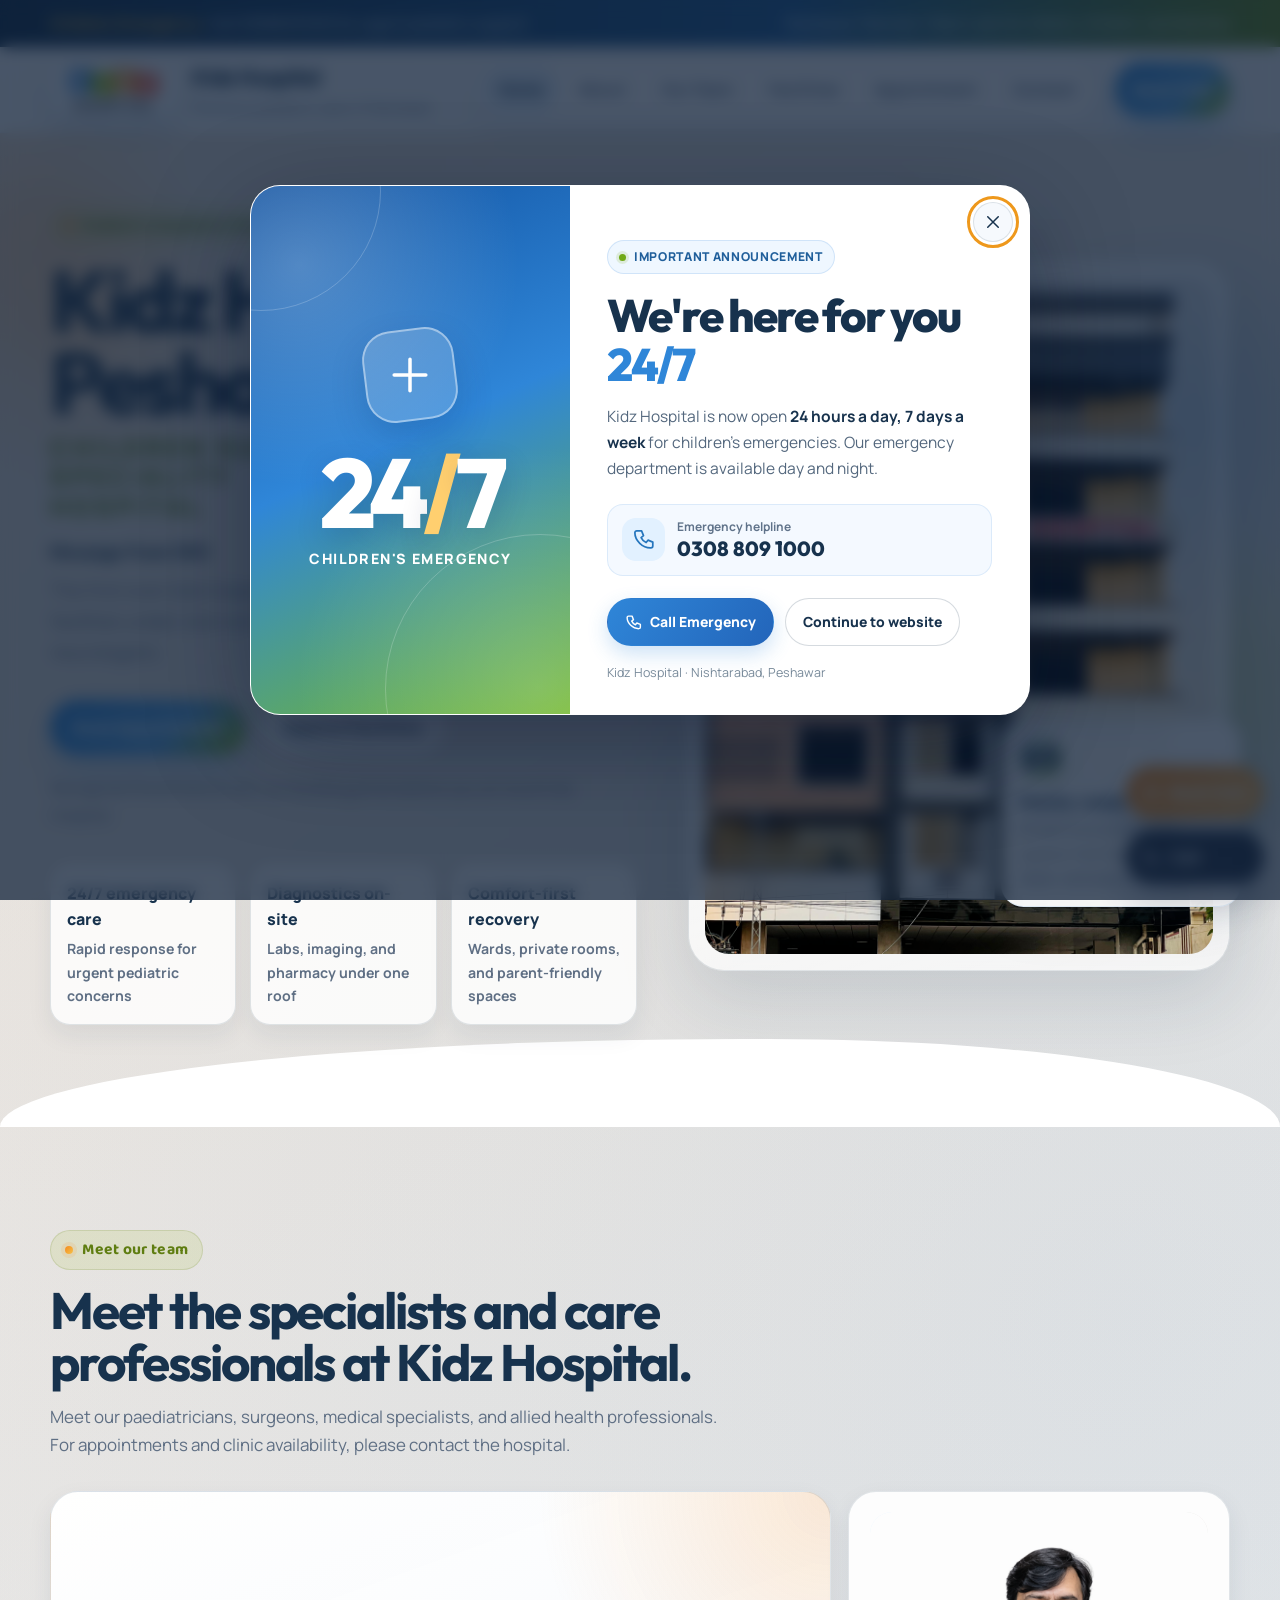
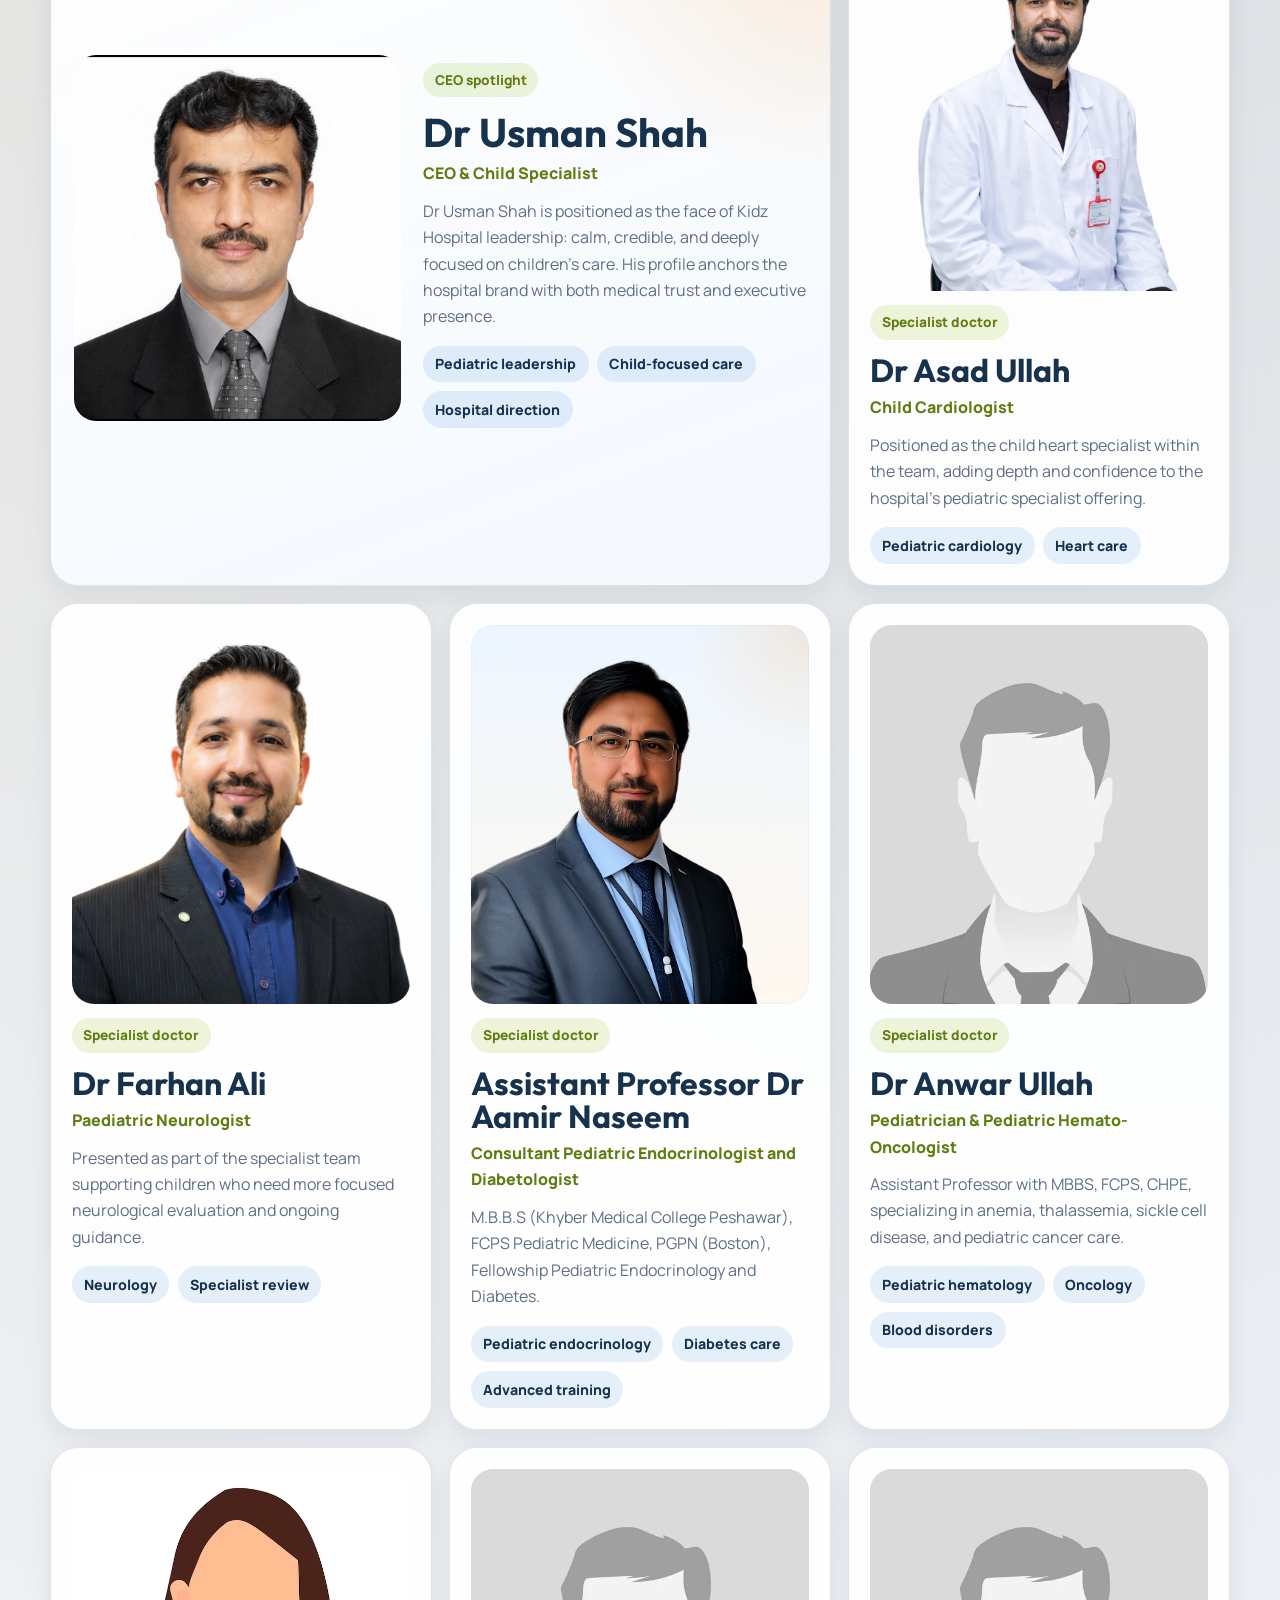
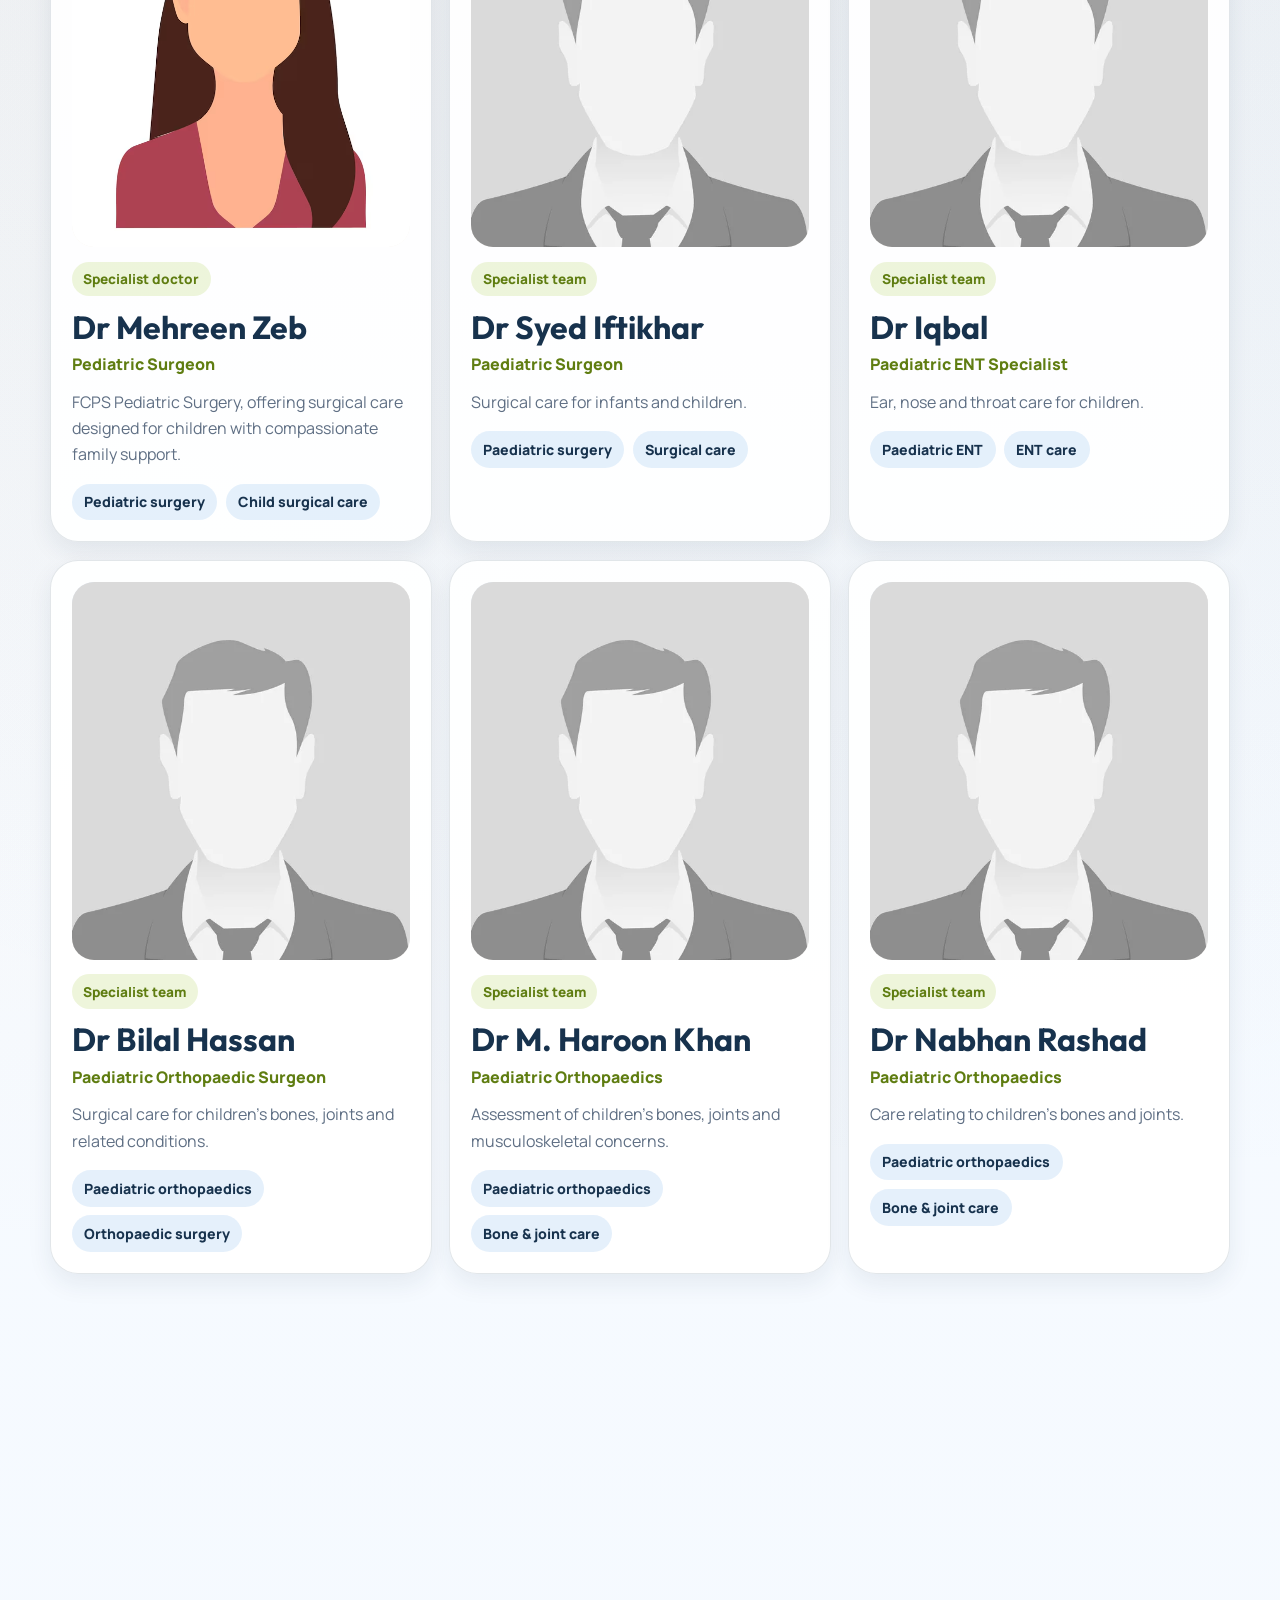
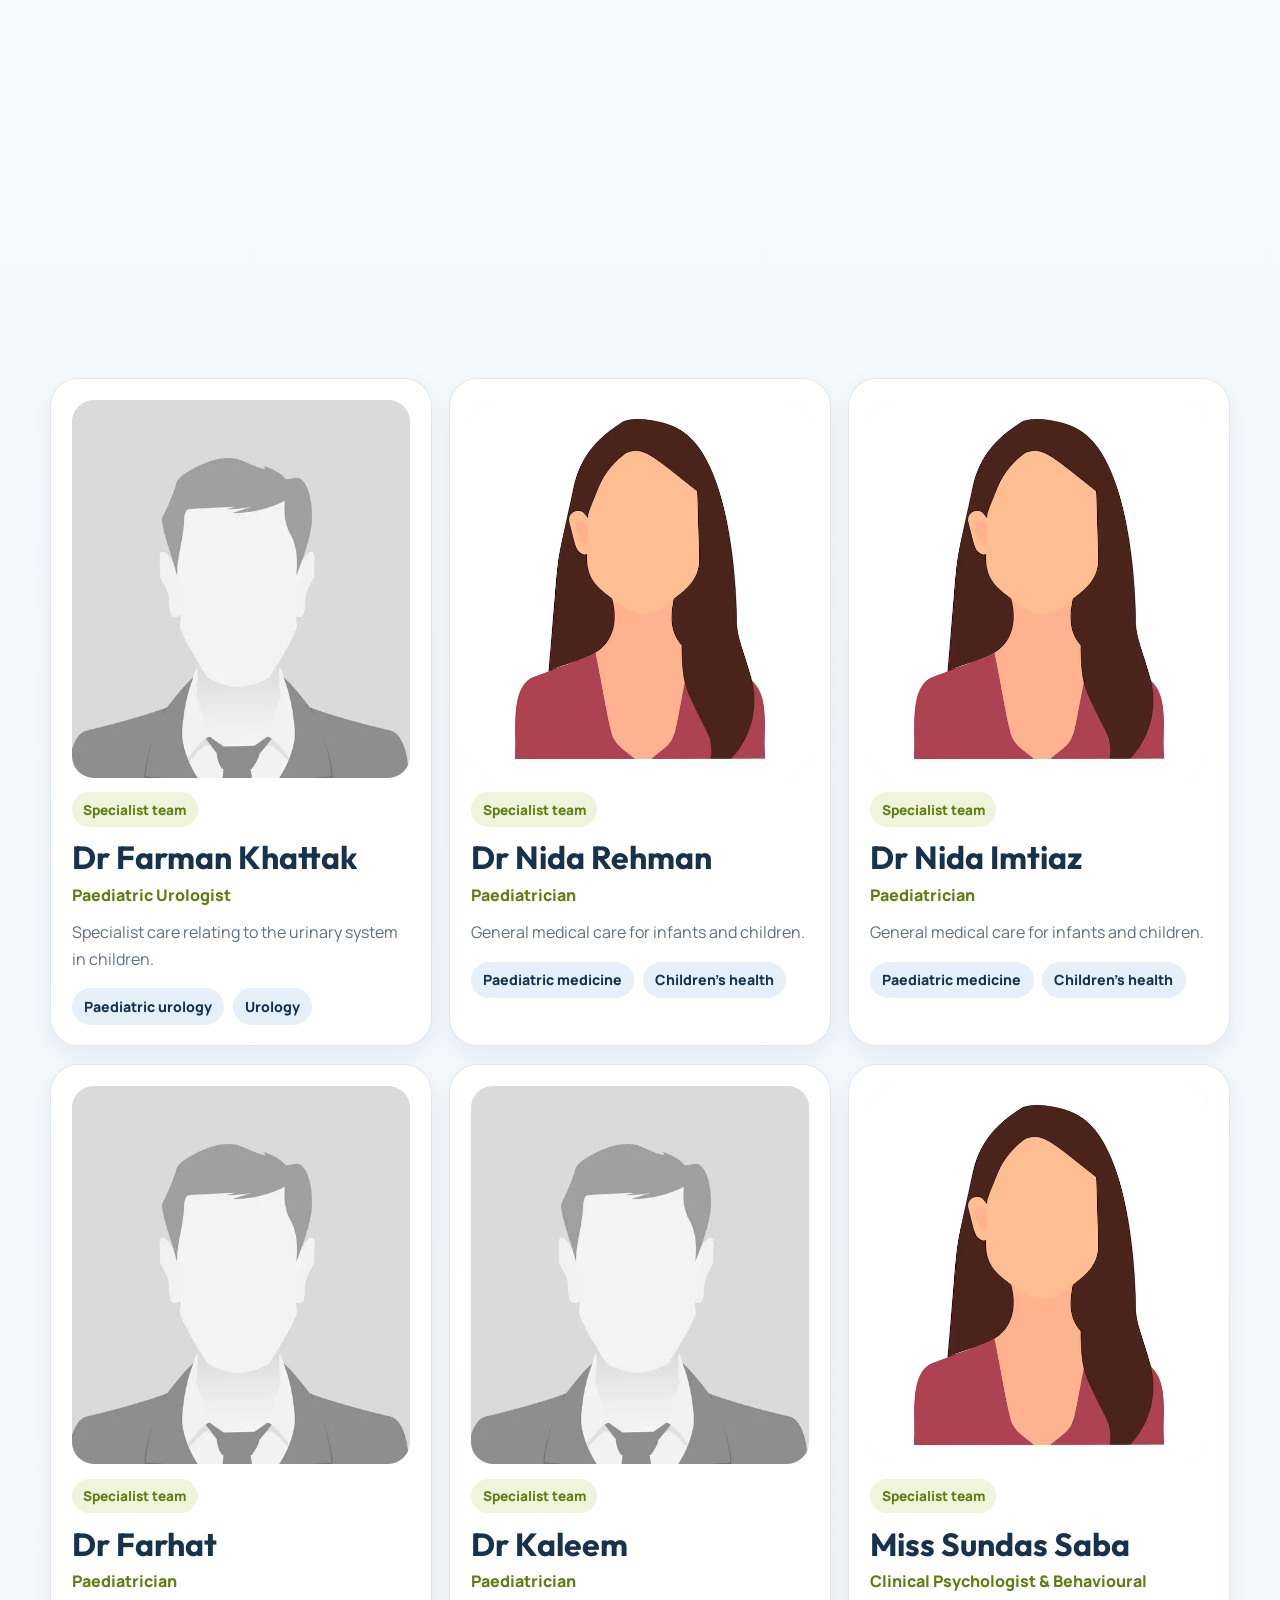
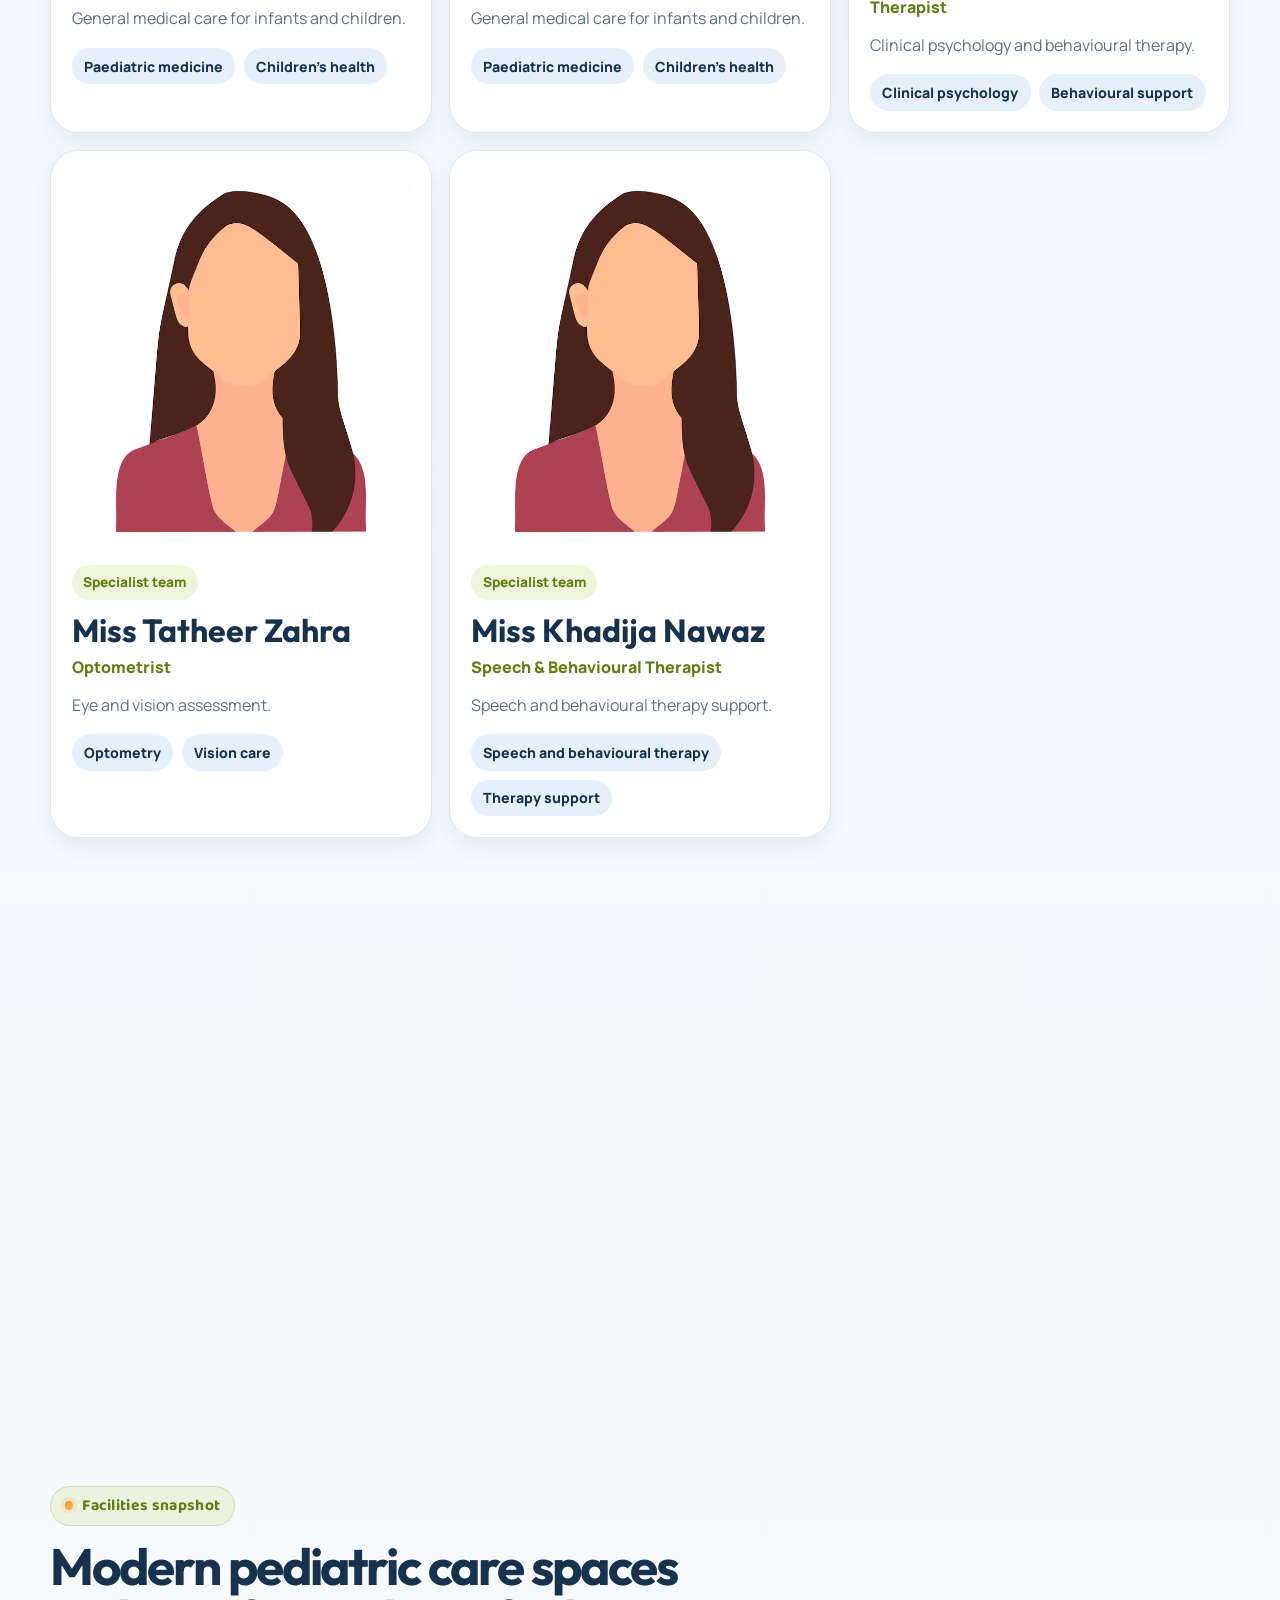
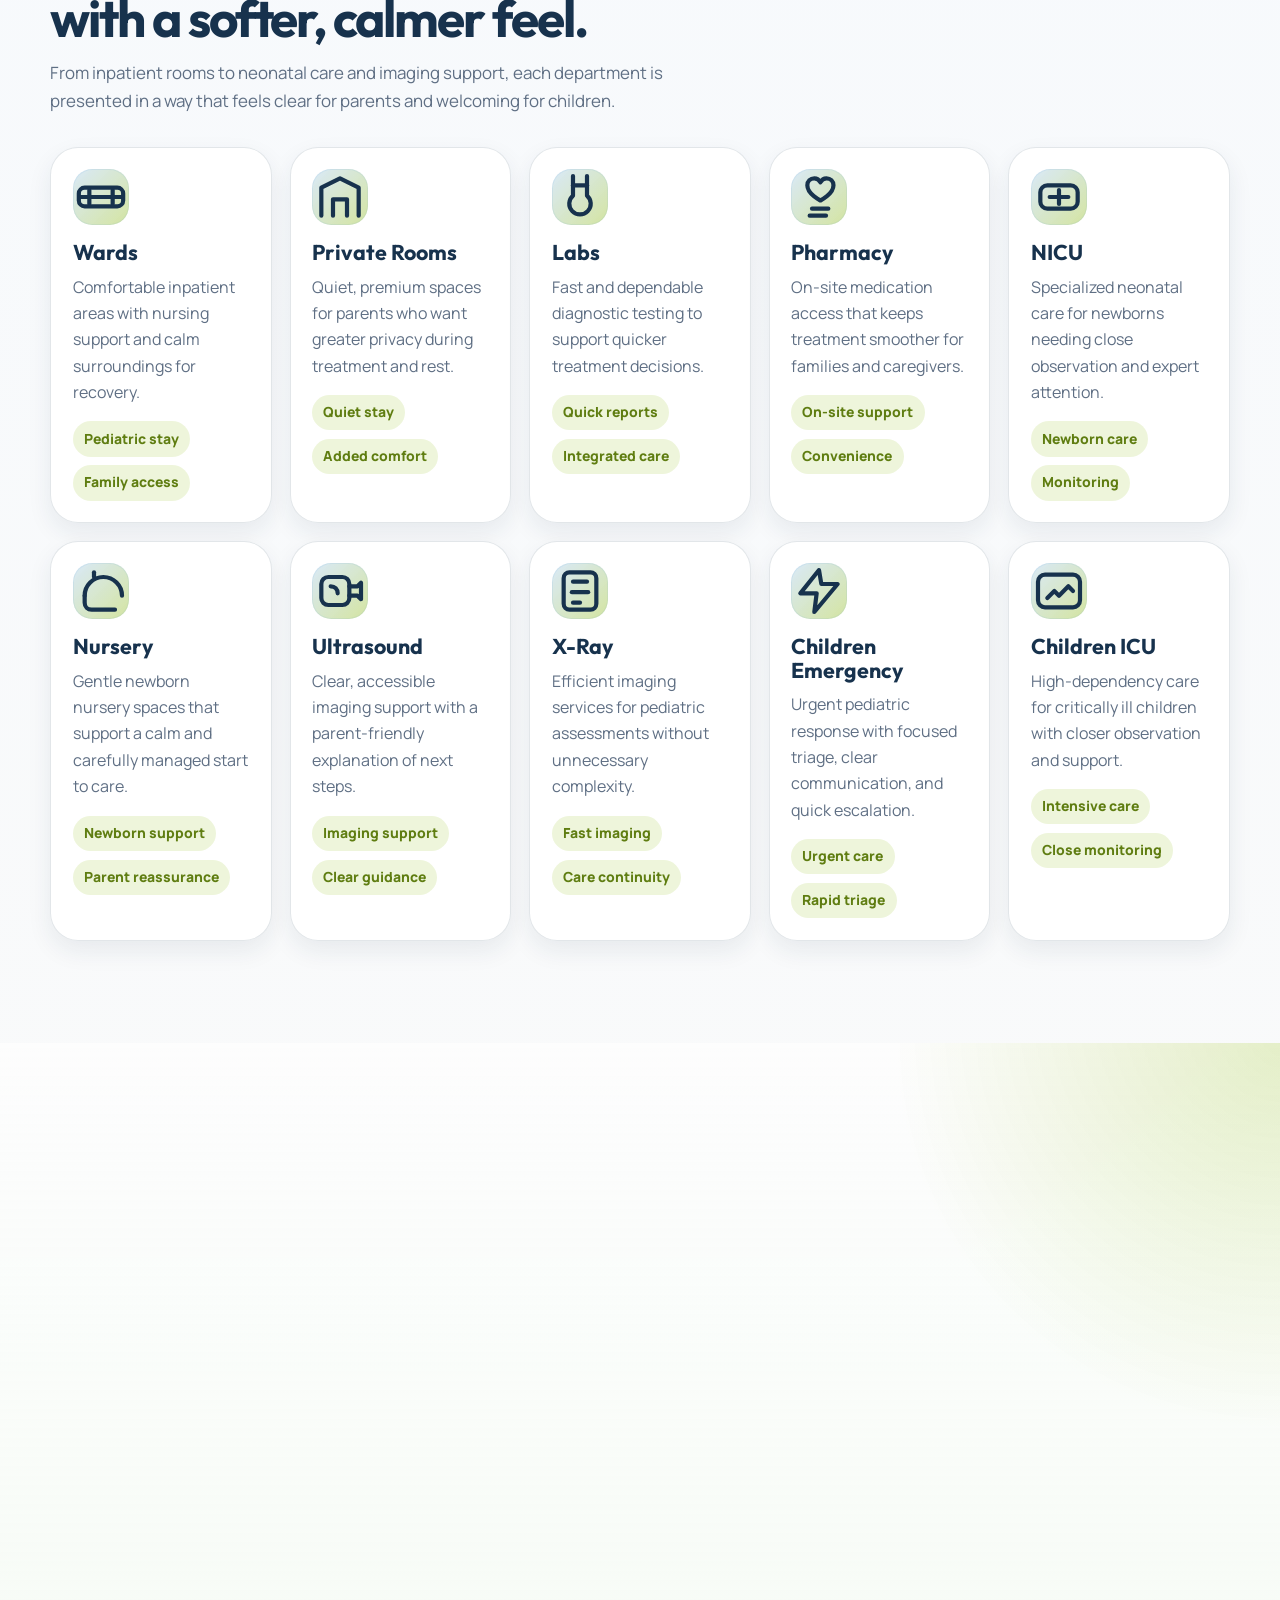
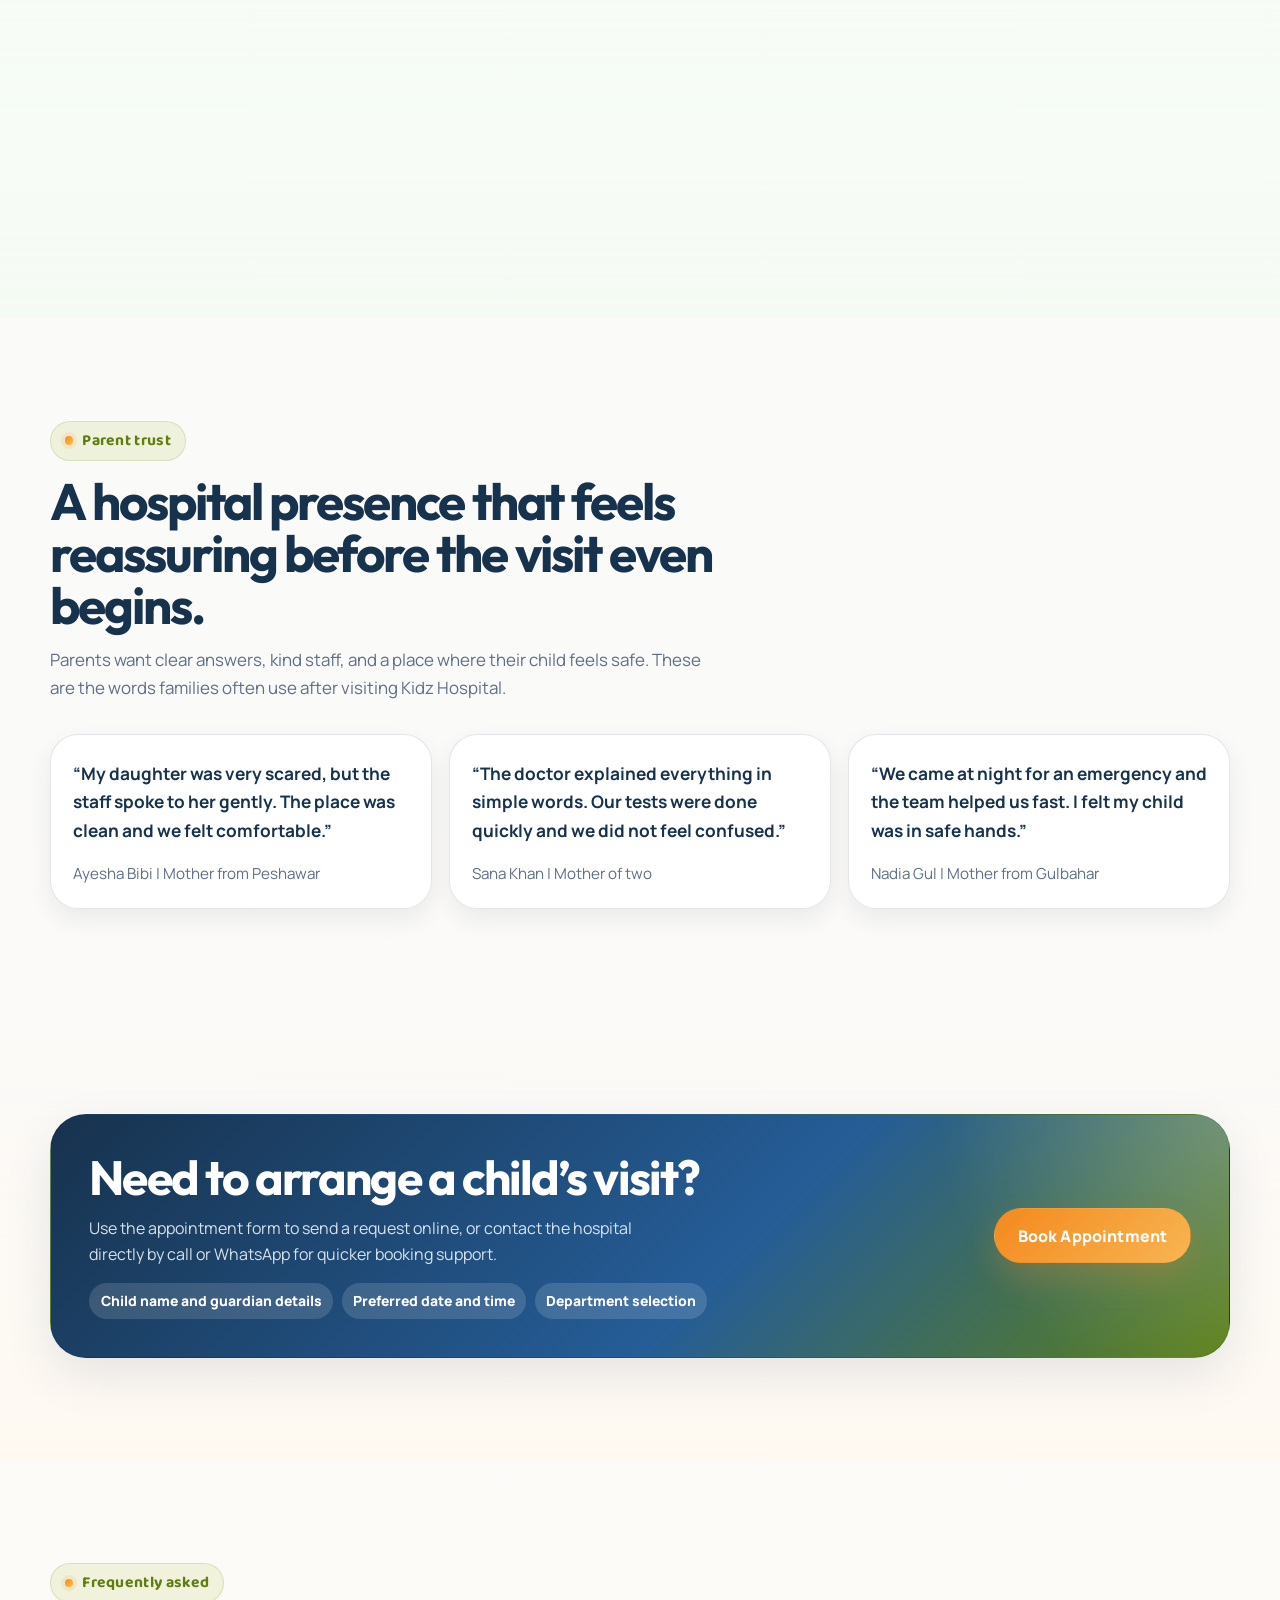
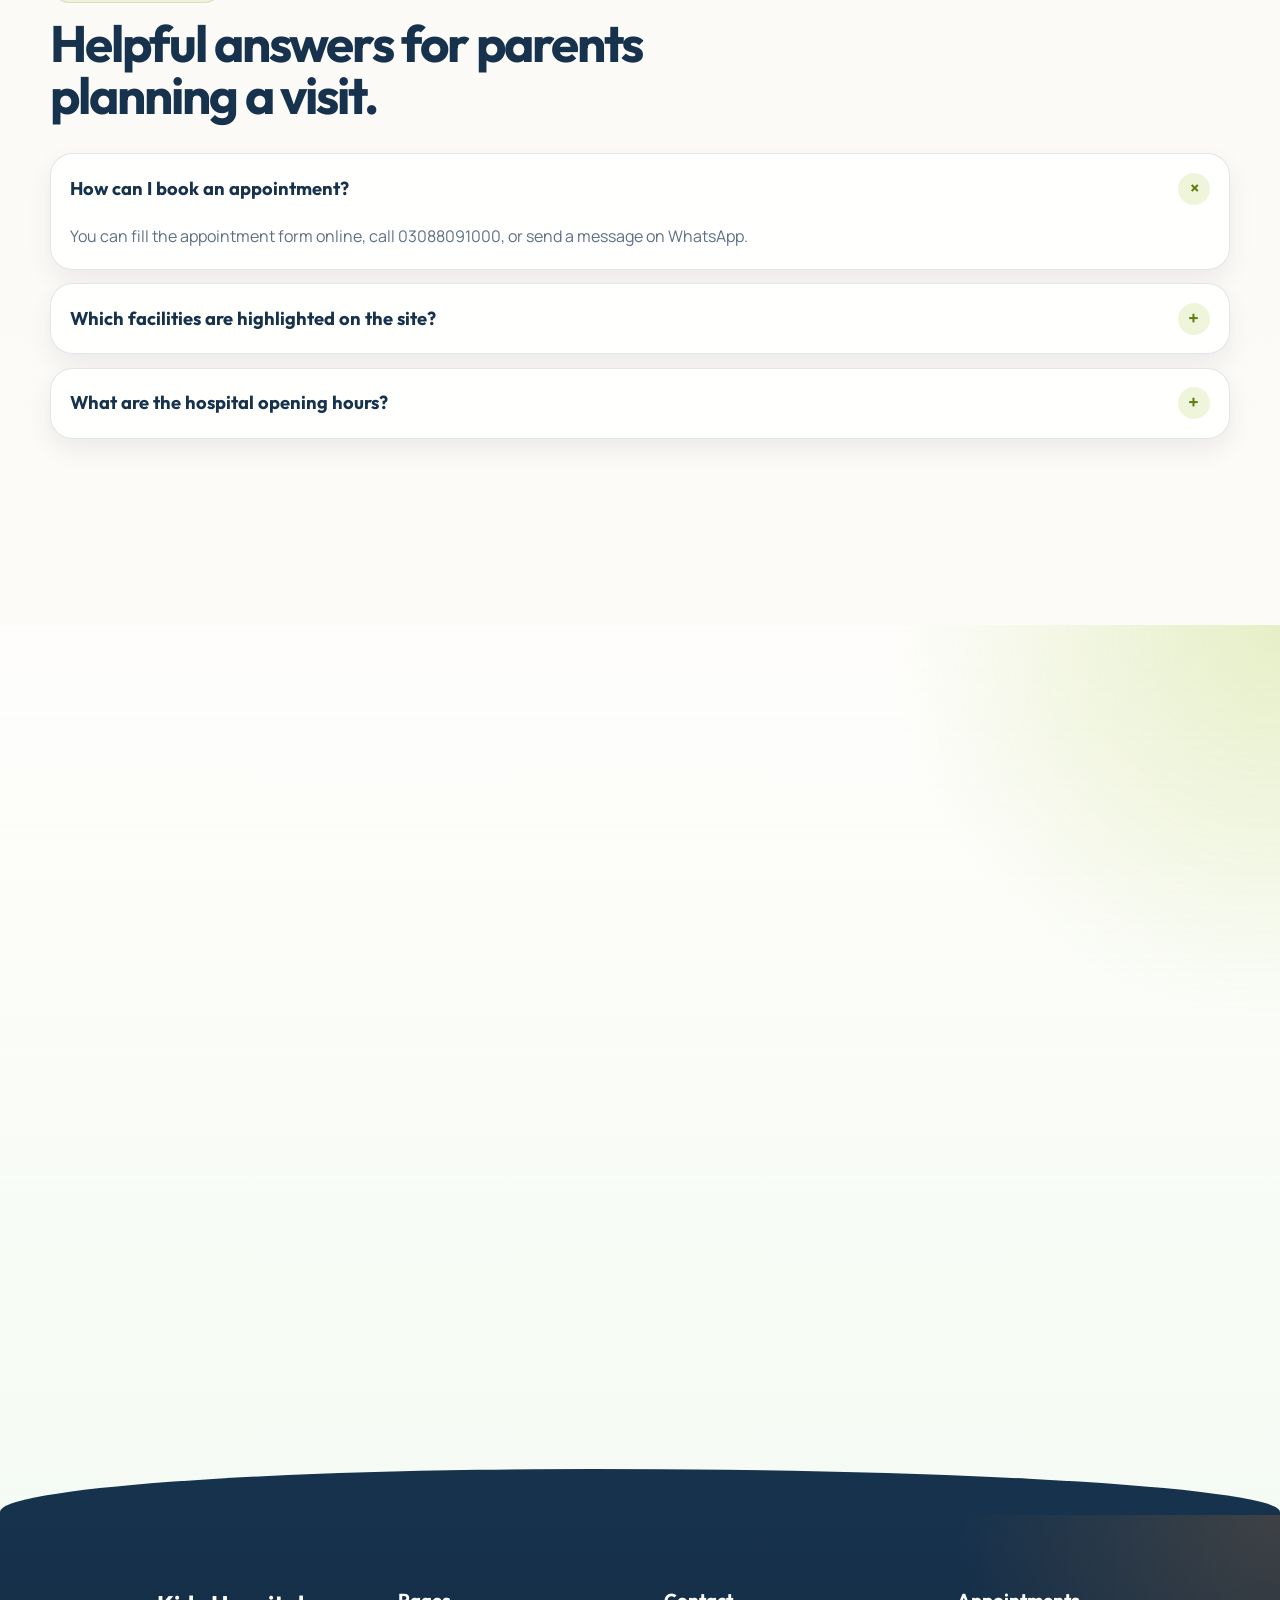
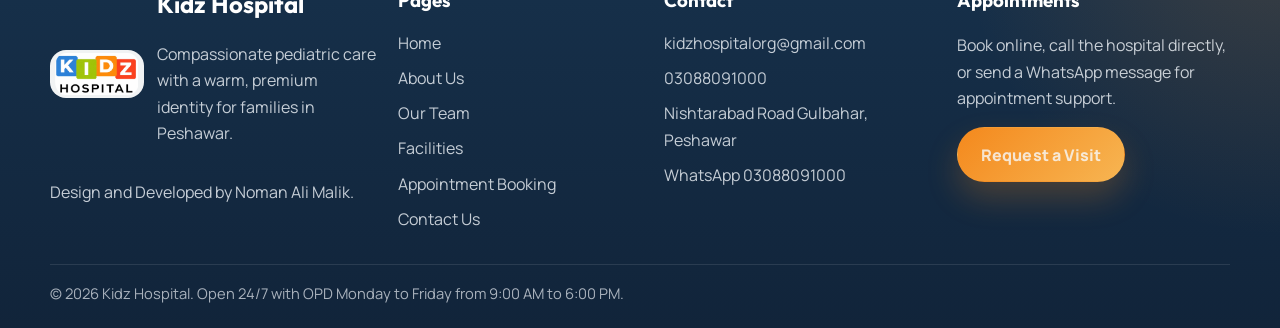
<file: index.html>
<!DOCTYPE html>
<html lang="en">
  <head>
    <meta charset="utf-8">
    <meta name="viewport" content="width=device-width, initial-scale=1">
    <title>Kidz Hospital | Pediatric Hospital in Peshawar</title>
    <meta
      name="description"
      content="Kidz Hospital is a pediatric hospital in Peshawar with wards, diagnostics, NICU, children emergency, children ICU, pharmacy, and online appointment support."
    >
    <meta
      name="keywords"
      content="pediatric hospital Peshawar, children's hospital Pakistan, NICU Peshawar, child emergency hospital, Kidz Hospital"
    >
    <meta property="og:title" content="Kidz Hospital | Pediatric Hospital in Peshawar">
    <meta
      property="og:description"
      content="Warm, reassuring pediatric care for infants, children, and families in Peshawar."
    >
    <meta property="og:type" content="website">
    <meta property="og:url" content="https://kidzhospital.org/">
    <meta property="og:image" content="https://kidzhospital.org/images/branding/og-cover.png">
    <meta name="twitter:card" content="summary_large_image">
    <meta name="twitter:title" content="Kidz Hospital | Pediatric Hospital in Peshawar">
    <meta
      name="twitter:description"
      content="A premium, child-centered hospital website designed for families in Peshawar."
    >
    <meta name="twitter:image" content="https://kidzhospital.org/images/branding/og-cover.png">
    <meta name="theme-color" content="#2f86d8">
    <link rel="canonical" href="https://kidzhospital.org/">
    <link rel="icon" href="images/branding/favicon.svg" type="image/svg+xml">
    <link rel="preconnect" href="https://fonts.googleapis.com">
    <link rel="preconnect" href="https://fonts.gstatic.com" crossorigin>
    <link
      href="https://fonts.googleapis.com/css2?family=Baloo+2:wght@600;700&family=Manrope:wght@400;500;600;700;800&family=Outfit:wght@400;500;600;700;800&display=swap"
      rel="stylesheet"
    >
    <script>document.documentElement.classList.add('js-ready');</script>
    <link rel="stylesheet" href="css/styles.css">
    <style>
      /* Team additions: neutral placeholders until approved portraits are supplied. */
      .doctor-photo-wrap--placeholder {
        display: grid;
        place-items: center;
        min-height: 190px;
        background: linear-gradient(145deg, #edf7ff 0%, #f3fbf8 100%);
        border-radius: 18px;
      }
      .doctor-placeholder-icon { display: block; width: min(38%, 108px); height: auto; }
      .doctor-card--pending-photo .doctor-copy h3 { overflow-wrap: anywhere; }
      .team-page-link { margin-top: 1.8rem; text-align: center; }
      .team-intro { padding-bottom: 2rem; }
      .team-intro .section-lead { max-width: 780px; }
      @media (max-width: 600px) {
        .doctor-photo-wrap--placeholder { min-height: 150px; }
        .doctor-placeholder-icon { width: 82px; }
      }
    </style>
    <script type="application/ld+json">
      {
        "@context": "https://schema.org",
        "@type": "Hospital",
        "name": "Kidz Hospital",
        "url": "https://kidzhospital.org/",
        "email": "kidzhospitalorg@gmail.com",
        "telephone": "+923088091000",
        "description": "Child-centered hospital in Peshawar with pediatric wards, NICU, diagnostics, pharmacy, emergency care, and family-friendly facilities.",
        "address": {
          "@type": "PostalAddress",
          "streetAddress": "Nishtarabad Road Gulbahar",
          "addressLocality": "Peshawar",
          "addressRegion": "Khyber Pakhtunkhwa",
          "addressCountry": "PK"
        },
        "areaServed": "Peshawar",
        "medicalSpecialty": [
          "Pediatrics",
          "Neonatal care",
          "Children emergency care",
          "Diagnostic imaging"
        ]
      }
    </script>
  </head>
  <body data-page="home">
    <a class="skip-link" href="#main-content">Skip to content</a>

    <div class="topbar">
      <div class="container">
        <div>
          <strong>Children Emergency:</strong>
          Call 03088091000 for urgent pediatric support
        </div>
        <div>Peshawar, Pakistan | Warm care for infants, children, and families</div>
      </div>
    </div>

    <header class="site-header">
      <div class="container nav-wrap">
        <a class="brand" href="index.html" aria-label="Kidz Hospital home">
          <img class="brand-mark" src="images/branding/brand-mark.jpg" alt="Kidz Hospital logo">
          <span class="brand-text">
            <span class="brand-title">Kidz Hospital</span>
            <span class="brand-subtitle">Premium pediatric care in Peshawar</span>
          </span>
        </a>

        <button class="nav-toggle" type="button" aria-expanded="false" aria-controls="site-nav" aria-label="Toggle navigation">
          <svg viewBox="0 0 24 24" fill="none" stroke="currentColor" stroke-width="2.2" stroke-linecap="round">
            <path d="M4 7H20"></path>
            <path d="M4 12H20"></path>
            <path d="M4 17H20"></path>
          </svg>
        </button>

        <nav class="site-nav" id="site-nav" aria-label="Primary navigation">
          <a href="index.html" aria-current="page">Home</a>
          <a href="about.html">About</a>
          <a href="team.html">Our Team</a>
          <a href="facilities.html">Facilities</a>
          <a href="appointment.html">Appointment</a>
          <a href="contact.html">Contact</a>
        </nav>

        <a class="button button--small nav-cta" href="appointment.html">Book Visit</a>
      </div>
    </header>

    <main id="main-content">
      <section class="hero">
        <div class="container hero-grid">
          <div class="hero-copy reveal">
            <span class="eyebrow">Pediatric hospital in Peshawar</span>
            <h1 class="hero-title">
              <span class="hero-title-main">Kidz Hospital Peshawar</span>
              <span class="hero-title-sub">Children Sub Speciality Hospital</span>
            </h1>
            <p class="hero-message-title">Message from CEO</p>
            <p class="hero-lead">
              The first ever kids hospital in KPK with specialized doctors and all facilities under one
              roof, including pediatricians and child neurologists.
            </p>

            <div class="hero-actions">
              <a class="button" href="appointment.html">Book Appointment</a>
              <a class="button button--ghost" href="facilities.html">Explore Facilities</a>
            </div>
            <p class="hero-note">
              Recognize the entrance with our building photo before you arrive at Kidz Hospital.
            </p>

            <ul class="hero-proof" aria-label="Hospital highlights">
              <li>
                24/7 emergency care
                <small>Rapid response for urgent pediatric concerns</small>
              </li>
              <li>
                Diagnostics on-site
                <small>Labs, imaging, and pharmacy under one roof</small>
              </li>
              <li>
                Comfort-first recovery
                <small>Wards, private rooms, and parent-friendly spaces</small>
              </li>
            </ul>
          </div>

          <div class="hero-visual reveal">
            <div class="hero-glow" aria-hidden="true"></div>
            <div class="hero-frame card card--glass">
              <img
                src="images/illustrations/hospital-building.png"
                alt="Kidz Hospital building facade in Peshawar"
              >
            </div>

            <article class="floating-card floating-card--top">
              <div class="floating-card__icon" aria-hidden="true">
                <svg viewBox="0 0 24 24" fill="none" stroke="currentColor" stroke-width="1.8" stroke-linecap="round" stroke-linejoin="round">
                  <path d="M3 14H8L10 8L13 17L15 11L17 14H21"></path>
                </svg>
              </div>
              <strong>NICU &amp; Children ICU</strong>
              <p>Critical care spaces designed for close monitoring and calm communication with parents.</p>
            </article>

            <article class="floating-card floating-card--bottom">
              <div class="floating-card__icon" aria-hidden="true">
                <svg viewBox="0 0 24 24" fill="none" stroke="currentColor" stroke-width="1.8" stroke-linecap="round" stroke-linejoin="round">
                  <path d="M4 12H20"></path>
                  <path d="M7 8V16"></path>
                  <path d="M17 8V16"></path>
                  <rect x="3" y="7" width="18" height="10" rx="3"></rect>
                </svg>
              </div>
              <strong>Family-ready rooms</strong>
              <p>Private and shared care spaces that feel gentle, clean, and easy to navigate.</p>
            </article>
          </div>
        </div>
        <div class="hero-curve" aria-hidden="true"></div>
      </section>

      <section class="section" id="our-team">
        <div class="container">
          <div class="section-header reveal">
            <span class="eyebrow">Meet our team</span>
            <h2 class="section-title">Meet the specialists and care professionals at Kidz Hospital.</h2>
            <p class="section-lead">
              Meet our paediatricians, surgeons, medical specialists, and allied health professionals.
              For appointments and clinic availability, please contact the hospital.
            </p>
          </div>

          <div class="doctor-grid">
            <article class="doctor-card doctor-card--featured reveal">
              <div class="doctor-photo-wrap">
                <img
                  class="doctor-photo"
                  src="images/doctors/Dr-usman.png"
                  alt="Dr Usman Shah"
                >
              </div>
              <div class="doctor-copy">
                <span class="doctor-badge">CEO spotlight</span>
                <h3>Dr Usman Shah</h3>
                <span class="doctor-role">CEO &amp; Child Specialist</span>
                <p>
                  Dr Usman Shah is positioned as the face of Kidz Hospital leadership: calm, credible, and
                  deeply focused on children’s care. His profile anchors the hospital brand with both medical
                  trust and executive presence.
                </p>
                <div class="doctor-meta">
                  <span>Pediatric leadership</span>
                  <span>Child-focused care</span>
                  <span>Hospital direction</span>
                </div>
              </div>
            </article>

            

            <article class="doctor-card reveal">
              <div class="doctor-photo-wrap">
                <img
                  class="doctor-photo"
                  src="images/doctors/Dr-Asad-ullah.png"
                  alt="Dr Asad Ullah"
                >
              </div>
              <div class="doctor-copy">
                <span class="doctor-badge">Specialist doctor</span>
                <h3>Dr Asad Ullah</h3>
                <span class="doctor-role">Child Cardiologist</span>
                <p>
                  Positioned as the child heart specialist within the team, adding depth and confidence to the
                  hospital’s pediatric specialist offering.
                </p>
                <div class="doctor-meta">
                  <span>Pediatric cardiology</span>
                  <span>Heart care</span>
                </div>
              </div>
            </article>
            <article class="doctor-card reveal">
                <div class="doctor-photo-wrap">
                    <img class="doctor-photo" src="images/doctors/Dr-farhan.png" alt="Dr Farhan Ali">
                </div>
                <div class="doctor-copy">
                    <span class="doctor-badge">Specialist doctor</span>
                    <h3>Dr Farhan Ali</h3>
                    <span class="doctor-role">Paediatric Neurologist</span>
                    <p>
                        Presented as part of the specialist team supporting children who need more focused neurological
                        evaluation and ongoing guidance.
                    </p>
                    <div class="doctor-meta">
                        <span>Neurology</span>
                        <span>Specialist review</span>
                    </div>
                </div>
            </article>
            <article class="doctor-card reveal">
              <div class="doctor-photo-wrap">
                <img
                  class="doctor-photo"
                  src="images/doctors/Dr-Aamir-Naseem.png"
                  alt="Assistant Professor Dr Aamir Naseem"
                >
              </div>
              <div class="doctor-copy">
                <span class="doctor-badge">Specialist doctor</span>
                <h3>Assistant Professor Dr Aamir Naseem</h3>
                <span class="doctor-role">Consultant Pediatric Endocrinologist and Diabetologist</span>
                <p>
                  M.B.B.S (Khyber Medical College Peshawar), FCPS Pediatric Medicine, PGPN (Boston), Fellowship Pediatric Endocrinology and Diabetes.
                </p>
                <div class="doctor-meta">
                  <span>Pediatric endocrinology</span>
                  <span>Diabetes care</span>
                  <span>Advanced training</span>
                </div>
              </div>
            </article>
            <article class="doctor-card reveal">
              <div class="doctor-photo-wrap">
                <img
                  class="doctor-photo"
                  src="images/doctors/Dr-Anwar-Ullah.png"
                  alt="Dr Anwar Ullah"
                >
              </div>
              <div class="doctor-copy">
                <span class="doctor-badge">Specialist doctor</span>
                <h3>Dr Anwar Ullah</h3>
                <span class="doctor-role">Pediatrician & Pediatric Hemato-Oncologist</span>
                <p>
                  Assistant Professor with MBBS, FCPS, CHPE, specializing in anemia, thalassemia, sickle cell disease, and pediatric cancer care.
                </p>
                <div class="doctor-meta">
                  <span>Pediatric hematology</span>
                  <span>Oncology</span>
                  <span>Blood disorders</span>
                </div>
              </div>
            </article>
            <article class="doctor-card reveal">
              <div class="doctor-photo-wrap">
                <img
                  class="doctor-photo"
                  src="images/doctors/Dr-Mehreen-Zeb.png"
                  alt="Dr Mehreen Zeb"
                >
              </div>
              <div class="doctor-copy">
                <span class="doctor-badge">Specialist doctor</span>
                <h3>Dr Mehreen Zeb</h3>
                <span class="doctor-role">Pediatric Surgeon</span>
                <p>
                  FCPS Pediatric Surgery, offering surgical care designed for children with compassionate family support.
                </p>
                <div class="doctor-meta">
                  <span>Pediatric surgery</span>
                  <span>Child surgical care</span>
                </div>
              </div>
            </article>

            <!-- Additional specialists from the supplied hospital team poster; portraits can be added later. -->
            <article class="doctor-card doctor-card--pending-photo reveal">
              <div class="doctor-photo-wrap">
                <img class="doctor-photo" src="images/doctors/Dr-Anwar-Ullah.png" alt="Temporary male team portrait; official photo for Dr Syed Iftikhar pending" loading="lazy">
              </div>
              <div class="doctor-copy">
                <span class="doctor-badge">Specialist team</span>
                <h3>Dr Syed Iftikhar</h3>
                <span class="doctor-role">Paediatric Surgeon</span>
                <p>Surgical care for infants and children.</p>
                <div class="doctor-meta">
                  <span>Paediatric surgery</span>
                  <span>Surgical care</span>
                </div>
              </div>
            </article>
            <article class="doctor-card doctor-card--pending-photo reveal">
              <div class="doctor-photo-wrap">
                <img class="doctor-photo" src="images/doctors/Dr-Anwar-Ullah.png" alt="Temporary male team portrait; official photo for Dr Iqbal pending" loading="lazy">
              </div>
              <div class="doctor-copy">
                <span class="doctor-badge">Specialist team</span>
                <h3>Dr Iqbal</h3>
                <span class="doctor-role">Paediatric ENT Specialist</span>
                <p>Ear, nose and throat care for children.</p>
                <div class="doctor-meta">
                  <span>Paediatric ENT</span>
                  <span>ENT care</span>
                </div>
              </div>
            </article>
            <article class="doctor-card doctor-card--pending-photo reveal">
              <div class="doctor-photo-wrap">
                <img class="doctor-photo" src="images/doctors/Dr-Anwar-Ullah.png" alt="Temporary male team portrait; official photo for Dr Bilal Hassan pending" loading="lazy">
              </div>
              <div class="doctor-copy">
                <span class="doctor-badge">Specialist team</span>
                <h3>Dr Bilal Hassan</h3>
                <span class="doctor-role">Paediatric Orthopaedic Surgeon</span>
                <p>Surgical care for children’s bones, joints and related conditions.</p>
                <div class="doctor-meta">
                  <span>Paediatric orthopaedics</span>
                  <span>Orthopaedic surgery</span>
                </div>
              </div>
            </article>
            <article class="doctor-card doctor-card--pending-photo reveal">
              <div class="doctor-photo-wrap">
                <img class="doctor-photo" src="images/doctors/Dr-Anwar-Ullah.png" alt="Temporary male team portrait; official photo for Dr M. Haroon Khan pending" loading="lazy">
              </div>
              <div class="doctor-copy">
                <span class="doctor-badge">Specialist team</span>
                <h3>Dr M. Haroon Khan</h3>
                <span class="doctor-role">Paediatric Orthopaedics</span>
                <p>Assessment of children’s bones, joints and musculoskeletal concerns.</p>
                <div class="doctor-meta">
                  <span>Paediatric orthopaedics</span>
                  <span>Bone &amp; joint care</span>
                </div>
              </div>
            </article>
            <article class="doctor-card doctor-card--pending-photo reveal">
              <div class="doctor-photo-wrap">
                <img class="doctor-photo" src="images/doctors/Dr-Anwar-Ullah.png" alt="Temporary male team portrait; official photo for Dr Nabhan Rashad pending" loading="lazy">
              </div>
              <div class="doctor-copy">
                <span class="doctor-badge">Specialist team</span>
                <h3>Dr Nabhan Rashad</h3>
                <span class="doctor-role">Paediatric Orthopaedics</span>
                <p>Care relating to children’s bones and joints.</p>
                <div class="doctor-meta">
                  <span>Paediatric orthopaedics</span>
                  <span>Bone &amp; joint care</span>
                </div>
              </div>
            </article>
            <article class="doctor-card doctor-card--pending-photo reveal">
              <div class="doctor-photo-wrap">
                <img class="doctor-photo" src="images/doctors/Dr-Anwar-Ullah.png" alt="Temporary male team portrait; official photo for Dr Ali Akbar pending" loading="lazy">
              </div>
              <div class="doctor-copy">
                <span class="doctor-badge">Specialist team</span>
                <h3>Dr Ali Akbar</h3>
                <span class="doctor-role">Paediatric Cardiologist</span>
                <p>Specialist care relating to children’s heart health.</p>
                <div class="doctor-meta">
                  <span>Paediatric cardiology</span>
                  <span>Heart care</span>
                </div>
              </div>
            </article>
            <article class="doctor-card doctor-card--pending-photo reveal">
              <div class="doctor-photo-wrap">
                <img class="doctor-photo" src="images/doctors/Dr-Mehreen-Zeb.png" alt="Temporary female team portrait; official photo for Dr Saima Zeb pending" loading="lazy">
              </div>
              <div class="doctor-copy">
                <span class="doctor-badge">Specialist team</span>
                <h3>Dr Saima Zeb</h3>
                <span class="doctor-role">Medical Specialist &amp; Endocrinologist</span>
                <p>Medical and endocrine care.</p>
                <div class="doctor-meta">
                  <span>Endocrinology</span>
                  <span>Medical specialist</span>
                </div>
              </div>
            </article>
            <article class="doctor-card doctor-card--pending-photo reveal">
              <div class="doctor-photo-wrap">
                <img class="doctor-photo" src="images/doctors/Dr-Anwar-Ullah.png" alt="Temporary male team portrait; official photo for Dr Amir Khattak pending" loading="lazy">
              </div>
              <div class="doctor-copy">
                <span class="doctor-badge">Specialist team</span>
                <h3>Dr Amir Khattak</h3>
                <span class="doctor-role">Paediatric Nephrologist</span>
                <p>Specialist care relating to children’s kidney health.</p>
                <div class="doctor-meta">
                  <span>Paediatric nephrology</span>
                  <span>Kidney care</span>
                </div>
              </div>
            </article>
            <article class="doctor-card doctor-card--pending-photo reveal">
              <div class="doctor-photo-wrap">
                <img class="doctor-photo" src="images/doctors/Dr-Anwar-Ullah.png" alt="Temporary male team portrait; official photo for Dr Farman Khattak pending" loading="lazy">
              </div>
              <div class="doctor-copy">
                <span class="doctor-badge">Specialist team</span>
                <h3>Dr Farman Khattak</h3>
                <span class="doctor-role">Paediatric Urologist</span>
                <p>Specialist care relating to the urinary system in children.</p>
                <div class="doctor-meta">
                  <span>Paediatric urology</span>
                  <span>Urology</span>
                </div>
              </div>
            </article>
            <article class="doctor-card doctor-card--pending-photo reveal">
              <div class="doctor-photo-wrap">
                <img class="doctor-photo" src="images/doctors/Dr-Mehreen-Zeb.png" alt="Temporary female team portrait; official photo for Dr Nida Rehman pending" loading="lazy">
              </div>
              <div class="doctor-copy">
                <span class="doctor-badge">Specialist team</span>
                <h3>Dr Nida Rehman</h3>
                <span class="doctor-role">Paediatrician</span>
                <p>General medical care for infants and children.</p>
                <div class="doctor-meta">
                  <span>Paediatric medicine</span>
                  <span>Children’s health</span>
                </div>
              </div>
            </article>
            <article class="doctor-card doctor-card--pending-photo reveal">
              <div class="doctor-photo-wrap">
                <img class="doctor-photo" src="images/doctors/Dr-Mehreen-Zeb.png" alt="Temporary female team portrait; official photo for Dr Nida Imtiaz pending" loading="lazy">
              </div>
              <div class="doctor-copy">
                <span class="doctor-badge">Specialist team</span>
                <h3>Dr Nida Imtiaz</h3>
                <span class="doctor-role">Paediatrician</span>
                <p>General medical care for infants and children.</p>
                <div class="doctor-meta">
                  <span>Paediatric medicine</span>
                  <span>Children’s health</span>
                </div>
              </div>
            </article>
            <article class="doctor-card doctor-card--pending-photo reveal">
              <div class="doctor-photo-wrap">
                <img class="doctor-photo" src="images/doctors/Dr-Anwar-Ullah.png" alt="Temporary male team portrait; official photo for Dr Farhat pending" loading="lazy">
              </div>
              <div class="doctor-copy">
                <span class="doctor-badge">Specialist team</span>
                <h3>Dr Farhat</h3>
                <span class="doctor-role">Paediatrician</span>
                <p>General medical care for infants and children.</p>
                <div class="doctor-meta">
                  <span>Paediatric medicine</span>
                  <span>Children’s health</span>
                </div>
              </div>
            </article>
            <article class="doctor-card doctor-card--pending-photo reveal">
              <div class="doctor-photo-wrap">
                <img class="doctor-photo" src="images/doctors/Dr-Anwar-Ullah.png" alt="Temporary male team portrait; official photo for Dr Kaleem pending" loading="lazy">
              </div>
              <div class="doctor-copy">
                <span class="doctor-badge">Specialist team</span>
                <h3>Dr Kaleem</h3>
                <span class="doctor-role">Paediatrician</span>
                <p>General medical care for infants and children.</p>
                <div class="doctor-meta">
                  <span>Paediatric medicine</span>
                  <span>Children’s health</span>
                </div>
              </div>
            </article>
            <article class="doctor-card doctor-card--pending-photo reveal">
              <div class="doctor-photo-wrap">
                <img class="doctor-photo" src="images/doctors/Dr-Mehreen-Zeb.png" alt="Temporary female team portrait; official photo for Miss Sundas Saba pending" loading="lazy">
              </div>
              <div class="doctor-copy">
                <span class="doctor-badge">Specialist team</span>
                <h3>Miss Sundas Saba</h3>
                <span class="doctor-role">Clinical Psychologist &amp; Behavioural Therapist</span>
                <p>Clinical psychology and behavioural therapy.</p>
                <div class="doctor-meta">
                  <span>Clinical psychology</span>
                  <span>Behavioural support</span>
                </div>
              </div>
            </article>
            <article class="doctor-card doctor-card--pending-photo reveal">
              <div class="doctor-photo-wrap">
                <img class="doctor-photo" src="images/doctors/Dr-Mehreen-Zeb.png" alt="Temporary female team portrait; official photo for Miss Tatheer Zahra pending" loading="lazy">
              </div>
              <div class="doctor-copy">
                <span class="doctor-badge">Specialist team</span>
                <h3>Miss Tatheer Zahra</h3>
                <span class="doctor-role">Optometrist</span>
                <p>Eye and vision assessment.</p>
                <div class="doctor-meta">
                  <span>Optometry</span>
                  <span>Vision care</span>
                </div>
              </div>
            </article>
            <article class="doctor-card doctor-card--pending-photo reveal">
              <div class="doctor-photo-wrap">
                <img class="doctor-photo" src="images/doctors/Dr-Mehreen-Zeb.png" alt="Temporary female team portrait; official photo for Miss Khadija Nawaz pending" loading="lazy">
              </div>
              <div class="doctor-copy">
                <span class="doctor-badge">Specialist team</span>
                <h3>Miss Khadija Nawaz</h3>
                <span class="doctor-role">Speech &amp; Behavioural Therapist</span>
                <p>Speech and behavioural therapy support.</p>
                <div class="doctor-meta">
                  <span>Speech and behavioural therapy</span>
                  <span>Therapy support</span>
                </div>
              </div>
            </article>
          </div>

          <p class="doctor-note reveal">
            Our specialist team is available to guide families from first consultation to recovery and follow-up.
          </p>
          <div class="team-page-link reveal"><a class="button button--ghost" href="team.html">View our full team page</a></div>
        </div>
      </section>

      <section class="section section--tight">
        <div class="container intro-strip">
          <article class="intro-card reveal">
            <h2>Why parents trust Kidz Hospital</h2>
            <p>
              Every touchpoint is designed to feel more human, more reassuring, and more child-centered
              than a typical medical visit.
            </p>
          </article>

          <article class="metric-card reveal">
            <span>Child-first</span>
            <strong>Dedicated pediatric focus</strong>
            <p>Spaces, communication, and workflows built around young patients and their families.</p>
          </article>

          <article class="metric-card reveal">
            <span>One roof</span>
            <strong>Coordinated care journey</strong>
            <p>Diagnostics, pharmacy, rooms, and specialist support designed to work together.</p>
          </article>

          <article class="metric-card reveal">
            <span>Warm care</span>
            <strong>Professional, never cold</strong>
            <p>Premium interiors and thoughtful service that help reduce stress for parents and children.</p>
          </article>
        </div>
      </section>

      <section class="section">
        <div class="container">
          <div class="section-header reveal">
            <span class="eyebrow">Facilities snapshot</span>
            <h2 class="section-title">Modern pediatric care spaces with a softer, calmer feel.</h2>
            <p class="section-lead">
              From inpatient rooms to neonatal care and imaging support, each department is presented in
              a way that feels clear for parents and welcoming for children.
            </p>
          </div>

          <div class="facility-grid">
            <article class="facility-card reveal">
              <div class="icon-badge" aria-hidden="true">
                <svg viewBox="0 0 24 24" fill="none" stroke="currentColor" stroke-width="1.8" stroke-linecap="round" stroke-linejoin="round">
                  <path d="M3 12H21"></path>
                  <path d="M7 9V15"></path>
                  <path d="M17 9V15"></path>
                  <rect x="2.5" y="8" width="19" height="8" rx="2.5"></rect>
                </svg>
              </div>
              <h3>Wards</h3>
              <p>Comfortable inpatient areas with nursing support and calm surroundings for recovery.</p>
              <div class="tag-row">
                <span class="tag">Pediatric stay</span>
                <span class="tag">Family access</span>
              </div>
            </article>

            <article class="facility-card reveal">
              <div class="icon-badge" aria-hidden="true">
                <svg viewBox="0 0 24 24" fill="none" stroke="currentColor" stroke-width="1.8" stroke-linecap="round" stroke-linejoin="round">
                  <path d="M4 20V8L12 4L20 8V20"></path>
                  <path d="M9 20V13H15V20"></path>
                </svg>
              </div>
              <h3>Private Rooms</h3>
              <p>Quiet, premium spaces for parents who want greater privacy during treatment and rest.</p>
              <div class="tag-row">
                <span class="tag">Quiet stay</span>
                <span class="tag">Added comfort</span>
              </div>
            </article>

            <article class="facility-card reveal">
              <div class="icon-badge" aria-hidden="true">
                <svg viewBox="0 0 24 24" fill="none" stroke="currentColor" stroke-width="1.8" stroke-linecap="round" stroke-linejoin="round">
                  <path d="M9 3V11.4A4.6 4.6 0 1 0 15 11.4V3"></path>
                  <path d="M9 7H15"></path>
                </svg>
              </div>
              <h3>Labs</h3>
              <p>Fast and dependable diagnostic testing to support quicker treatment decisions.</p>
              <div class="tag-row">
                <span class="tag">Quick reports</span>
                <span class="tag">Integrated care</span>
              </div>
            </article>

            <article class="facility-card reveal">
              <div class="icon-badge" aria-hidden="true">
                <svg viewBox="0 0 24 24" fill="none" stroke="currentColor" stroke-width="1.8" stroke-linecap="round" stroke-linejoin="round">
                  <path d="M7 7C7 5.3 8.3 4 10 4C11.2 4 12.1 4.7 12.6 5.7C13.1 4.7 14 4 15.2 4C16.9 4 18.2 5.3 18.2 7C18.2 10.8 12.6 13.5 12.6 13.5C12.6 13.5 7 10.8 7 7Z"></path>
                  <path d="M9 17H16"></path>
                  <path d="M8 20H15"></path>
                </svg>
              </div>
              <h3>Pharmacy</h3>
              <p>On-site medication access that keeps treatment smoother for families and caregivers.</p>
              <div class="tag-row">
                <span class="tag">On-site support</span>
                <span class="tag">Convenience</span>
              </div>
            </article>

            <article class="facility-card reveal">
              <div class="icon-badge" aria-hidden="true">
                <svg viewBox="0 0 24 24" fill="none" stroke="currentColor" stroke-width="1.8" stroke-linecap="round" stroke-linejoin="round">
                  <rect x="4" y="7" width="16" height="10" rx="3"></rect>
                  <path d="M8 12H16"></path>
                  <path d="M12 9V15"></path>
                </svg>
              </div>
              <h3>NICU</h3>
              <p>Specialized neonatal care for newborns needing close observation and expert attention.</p>
              <div class="tag-row">
                <span class="tag">Newborn care</span>
                <span class="tag">Monitoring</span>
              </div>
            </article>

            <article class="facility-card reveal">
              <div class="icon-badge" aria-hidden="true">
                <svg viewBox="0 0 24 24" fill="none" stroke="currentColor" stroke-width="1.8" stroke-linecap="round" stroke-linejoin="round">
                  <path d="M5 14C5 9.6 8.6 6 13 6C17.4 6 21 9.6 21 14"></path>
                  <path d="M5 14V17C5 18.7 6.3 20 8 20H18"></path>
                  <path d="M9 6V4"></path>
                </svg>
              </div>
              <h3>Nursery</h3>
              <p>Gentle newborn nursery spaces that support a calm and carefully managed start to care.</p>
              <div class="tag-row">
                <span class="tag">Newborn support</span>
                <span class="tag">Parent reassurance</span>
              </div>
            </article>

            <article class="facility-card reveal">
              <div class="icon-badge" aria-hidden="true">
                <svg viewBox="0 0 24 24" fill="none" stroke="currentColor" stroke-width="1.8" stroke-linecap="round" stroke-linejoin="round">
                  <rect x="4" y="6" width="12" height="12" rx="3"></rect>
                  <path d="M16 10H19.5L21 8.5V15.5L19.5 14H16"></path>
                  <path d="M8 10C9.8 10 11 11.2 11 13"></path>
                </svg>
              </div>
              <h3>Ultrasound</h3>
              <p>Clear, accessible imaging support with a parent-friendly explanation of next steps.</p>
              <div class="tag-row">
                <span class="tag">Imaging support</span>
                <span class="tag">Clear guidance</span>
              </div>
            </article>

            <article class="facility-card reveal">
              <div class="icon-badge" aria-hidden="true">
                <svg viewBox="0 0 24 24" fill="none" stroke="currentColor" stroke-width="1.8" stroke-linecap="round" stroke-linejoin="round">
                  <rect x="5" y="4" width="14" height="16" rx="2.5"></rect>
                  <path d="M9 8H15"></path>
                  <path d="M8.5 12.5H15.5"></path>
                  <path d="M9 17H12"></path>
                </svg>
              </div>
              <h3>X-Ray</h3>
              <p>Efficient imaging services for pediatric assessments without unnecessary complexity.</p>
              <div class="tag-row">
                <span class="tag">Fast imaging</span>
                <span class="tag">Care continuity</span>
              </div>
            </article>

            <article class="facility-card reveal">
              <div class="icon-badge" aria-hidden="true">
                <svg viewBox="0 0 24 24" fill="none" stroke="currentColor" stroke-width="1.8" stroke-linecap="round" stroke-linejoin="round">
                  <path d="M12 3L4 13H11L10 21L20 9H13L12 3Z"></path>
                </svg>
              </div>
              <h3>Children Emergency</h3>
              <p>Urgent pediatric response with focused triage, clear communication, and quick escalation.</p>
              <div class="tag-row">
                <span class="tag">Urgent care</span>
                <span class="tag">Rapid triage</span>
              </div>
            </article>

            <article class="facility-card reveal">
              <div class="icon-badge" aria-hidden="true">
                <svg viewBox="0 0 24 24" fill="none" stroke="currentColor" stroke-width="1.8" stroke-linecap="round" stroke-linejoin="round">
                  <rect x="3" y="5" width="18" height="14" rx="3"></rect>
                  <path d="M7 15L10 12L12 14L16 10L18 12"></path>
                </svg>
              </div>
              <h3>Children ICU</h3>
              <p>High-dependency care for critically ill children with closer observation and support.</p>
              <div class="tag-row">
                <span class="tag">Intensive care</span>
                <span class="tag">Close monitoring</span>
              </div>
            </article>
          </div>
        </div>
      </section>

      <section class="section section--mint">
        <div class="container split-grid">
          <article class="feature-panel reveal">
            <span class="eyebrow">Why choose us</span>
            <h2>Pediatric-focused care with the warmth families actually need.</h2>
            <p>
              Great pediatric care is not only clinical. It is also about trust, pace, communication,
              comfort, and helping parents feel informed at every stage.
            </p>

            <ul class="check-list">
              <li>Pediatric-first environment created for infants, children, and adolescents.</li>
              <li>Trained medical teams supported by modern diagnostics and treatment spaces.</li>
              <li>Emergency response pathways for urgent pediatric needs and escalations.</li>
              <li>Family-friendly rooms and recovery areas that reduce stress during admission.</li>
              <li>Clear explanations for parents so decisions feel understandable and timely.</li>
              <li>Connected facilities that make the hospital journey smoother under one roof.</li>
            </ul>
          </article>

          <aside class="aside-panel reveal">
            <h2>The care experience, rethought</h2>
            <p>
              The visual language is premium, but the real goal is comfort: less friction, less confusion,
              and more confidence for families.
            </p>

            <div class="stack-note">
              <article class="mini-card">
                <strong>Gentle arrival</strong>
                <p>Welcoming reception, intuitive wayfinding, and a calmer first impression for parents.</p>
              </article>
              <article class="mini-card">
                <strong>Quick diagnostics</strong>
                <p>Labs, X-ray, ultrasound, and pharmacy support that work in a coordinated flow.</p>
              </article>
              <article class="mini-card">
                <strong>Parent visibility</strong>
                <p>Updates, guidance, and a more reassuring treatment journey from admission to follow-up.</p>
              </article>
            </div>
          </aside>
        </div>
      </section>

      <section class="section">
        <div class="container">
          <div class="section-header reveal">
            <span class="eyebrow">Parent trust</span>
            <h2 class="section-title">A hospital presence that feels reassuring before the visit even begins.</h2>
            <p class="section-lead">
              Parents want clear answers, kind staff, and a place where their child feels safe. These are the
              words families often use after visiting Kidz Hospital.
            </p>
          </div>

          <div class="testimonial-grid">
            <article class="testimonial-card reveal">
              <blockquote>
                “My daughter was very scared, but the staff spoke to her gently. The place was clean and we
                felt comfortable.”
              </blockquote>
              <footer>Ayesha Bibi | Mother from Peshawar</footer>
            </article>

            <article class="testimonial-card reveal">
              <blockquote>
                “The doctor explained everything in simple words. Our tests were done quickly and we did not
                feel confused.”
              </blockquote>
              <footer>Sana Khan | Mother of two</footer>
            </article>

            <article class="testimonial-card reveal">
              <blockquote>
                “We came at night for an emergency and the team helped us fast. I felt my child was in safe
                hands.”
              </blockquote>
              <footer>Nadia Gul | Mother from Gulbahar</footer>
            </article>
          </div>
        </div>
      </section>

      <section class="section section--soft">
        <div class="container">
          <div class="cta-band reveal">
            <div class="cta-band__grid">
              <div>
                <h2>Need to arrange a child’s visit?</h2>
                <p>
                  Use the appointment form to send a request online, or contact the hospital directly by call
                  or WhatsApp for quicker booking support.
                </p>
                <div class="pill-list">
                  <span class="pill">Child name and guardian details</span>
                  <span class="pill">Preferred date and time</span>
                  <span class="pill">Department selection</span>
                </div>
              </div>
              <div>
                <a class="button button--secondary" href="appointment.html">Book Appointment</a>
              </div>
            </div>
          </div>
        </div>
      </section>

      <section class="section">
        <div class="container">
          <div class="section-header reveal">
            <span class="eyebrow">Frequently asked</span>
            <h2 class="section-title">Helpful answers for parents planning a visit.</h2>
          </div>

          <div class="faq-list">
            <article class="faq-item is-open reveal">
              <button class="faq-question" type="button" aria-expanded="true" aria-controls="faq-home-1">
                <span>How can I book an appointment?</span>
                <span aria-hidden="true">+</span>
              </button>
              <div class="faq-content" id="faq-home-1">
                <div class="faq-answer">
                  <p>
                    You can fill the appointment form online, call <a href="tel:03088091000">03088091000</a>,
                    or send a message on <a href="https://wa.me/923088091000" target="_blank" rel="noopener">WhatsApp</a>.
                  </p>
                </div>
              </div>
            </article>

            <article class="faq-item reveal">
              <button class="faq-question" type="button" aria-expanded="false" aria-controls="faq-home-2">
                <span>Which facilities are highlighted on the site?</span>
                <span aria-hidden="true">+</span>
              </button>
              <div class="faq-content" id="faq-home-2">
                <div class="faq-answer">
                  <p>
                    The website clearly presents wards, private rooms, labs, pharmacy, NICU, nursery,
                    ultrasound, X-ray, children emergency, and children ICU with visually rich cards.
                  </p>
                </div>
              </div>
            </article>

            <article class="faq-item reveal">
              <button class="faq-question" type="button" aria-expanded="false" aria-controls="faq-home-3">
                <span>What are the hospital opening hours?</span>
                <span aria-hidden="true">+</span>
              </button>
              <div class="faq-content" id="faq-home-3">
                <div class="faq-answer">
                  <p>
                    The hospital is open 24/7. OPD runs Monday to Friday from 9:00 AM to 6:00 PM, and children
                    emergency, children ICU, and pharmacy are open 24/7.
                  </p>
                </div>
              </div>
            </article>

            <article class="faq-item reveal">
              <button class="faq-question" type="button" aria-expanded="false" aria-controls="faq-home-4">
                <span>Where is Kidz Hospital located?</span>
                <span aria-hidden="true">+</span>
              </button>
              <div class="faq-content" id="faq-home-4">
                <div class="faq-answer">
                  <p>
                    Kidz Hospital is located on <a href="https://maps.app.goo.gl/x59yG2KoKNHwrsw7A?g_st=aw" target="_blank" rel="noopener">Nishtarabad Road Gulbahar, Peshawar</a>.
                  </p>
                </div>
              </div>
            </article>
          </div>
        </div>
      </section>

      <section class="section section--mint">
        <div class="container contact-layout">
          <div>
            <div class="section-header reveal">
              <span class="eyebrow">Contact snapshot</span>
              <h2 class="section-title">Easy to reach and clear for every family.</h2>
              <p class="section-lead">
                Families can contact the hospital by email, phone, Google Maps, or direct visit during OPD and
                emergency hours.
              </p>
            </div>

            <div class="contact-grid">
              <article class="contact-card reveal">
                <div class="contact-card__icon" aria-hidden="true">
                  <svg viewBox="0 0 24 24" fill="none" stroke="currentColor" stroke-width="1.8" stroke-linecap="round" stroke-linejoin="round">
                    <path d="M4 7L12 13L20 7"></path>
                    <rect x="3" y="5" width="18" height="14" rx="3"></rect>
                  </svg>
                </div>
                <h3>Email</h3>
                <p><a href="mailto:kidzhospitalorg@gmail.com">kidzhospitalorg@gmail.com</a></p>
              </article>

              <article class="contact-card reveal">
                <div class="contact-card__icon" aria-hidden="true">
                  <svg viewBox="0 0 24 24" fill="none" stroke="currentColor" stroke-width="1.8" stroke-linecap="round" stroke-linejoin="round">
                    <path d="M5 4H9L11 9L8.5 10.5C9.7 12.9 11.1 14.3 13.5 15.5L15 13L20 15V19C20 20.1 19.1 21 18 21C10.3 21 4 14.7 4 7C4 5.9 4.9 5 6 5"></path>
                  </svg>
                </div>
                <h3>Phone</h3>
                <p><a href="tel:03088091000">03088091000</a></p>
              </article>

              <article class="contact-card reveal">
                <div class="contact-card__icon" aria-hidden="true">
                  <svg viewBox="0 0 24 24" fill="none" stroke="currentColor" stroke-width="1.8" stroke-linecap="round" stroke-linejoin="round">
                    <path d="M12 21C12 21 19 14.5 19 9.5C19 5.9 15.9 3 12 3C8.1 3 5 5.9 5 9.5C5 14.5 12 21 12 21Z"></path>
                    <circle cx="12" cy="9.5" r="2.5"></circle>
                  </svg>
                </div>
                <h3>Address</h3>
                <p>
                  <a href="https://maps.app.goo.gl/x59yG2KoKNHwrsw7A?g_st=aw" target="_blank" rel="noopener">
                    Nishtarabad Road Gulbahar, Peshawar, Khyber Pakhtunkhwa, Pakistan
                  </a>
                </p>
              </article>

              <article class="contact-card reveal">
                <div class="contact-card__icon" aria-hidden="true">
                  <svg viewBox="0 0 24 24" fill="none" stroke="currentColor" stroke-width="1.8" stroke-linecap="round" stroke-linejoin="round">
                    <circle cx="12" cy="12" r="8"></circle>
                    <path d="M12 8V12L15 14"></path>
                  </svg>
                </div>
                <h3>Opening hours</h3>
                <p>Hospital 24/7 | OPD Monday to Friday, 9:00 AM to 6:00 PM</p>
              </article>
            </div>
          </div>

          <aside class="map-card reveal">
            <h2>Where to find us</h2>
            <p>
              Use Google Maps for direct directions to Kidz Hospital on Nishtarabad Road, Gulbahar, Peshawar.
            </p>
            <img src="images/illustrations/contact-map.svg" alt="Stylized map showing Kidz Hospital in Peshawar">
            <div class="map-card__actions">
              <a class="button button--ghost" href="contact.html">View contact page</a>
              <a
                class="button button--small"
                href="https://maps.app.goo.gl/x59yG2KoKNHwrsw7A?g_st=aw"
                target="_blank"
                rel="noopener"
              >Open Location</a>
            </div>
          </aside>
        </div>
      </section>
    </main>

    <footer class="site-footer">
      <div class="container footer-grid">
        <section class="footer-block">
          <div class="footer-brand">
            <img src="images/branding/brand-mark.jpg" alt="Kidz Hospital logo">
            <div>
              <h2>Kidz Hospital</h2>
              <p>Compassionate pediatric care with a warm, premium identity for families in Peshawar.</p>
            </div>
          </div>
          <p>
            Design and Developed by <a href="https://nomanmalik.co.uk/" target="_blank" rel="noopener">Noman Ali Malik</a>.
          </p>
        </section>

        <section class="footer-block">
          <h3>Pages</h3>
          <ul>
            <li><a href="index.html">Home</a></li>
            <li><a href="about.html">About Us</a></li>
            <li><a href="team.html">Our Team</a></li>
            <li><a href="facilities.html">Facilities</a></li>
            <li><a href="appointment.html">Appointment Booking</a></li>
            <li><a href="contact.html">Contact Us</a></li>
          </ul>
        </section>

        <section class="footer-block">
          <h3>Contact</h3>
          <ul>
            <li><a href="mailto:kidzhospitalorg@gmail.com">kidzhospitalorg@gmail.com</a></li>
            <li><a href="tel:03088091000">03088091000</a></li>
            <li><a href="https://maps.app.goo.gl/x59yG2KoKNHwrsw7A?g_st=aw" target="_blank" rel="noopener">Nishtarabad Road Gulbahar, Peshawar</a></li>
            <li><a href="https://wa.me/923088091000" target="_blank" rel="noopener">WhatsApp 03088091000</a></li>
          </ul>
        </section>

        <section class="footer-block">
          <h3>Appointments</h3>
          <p>
            Book online, call the hospital directly, or send a WhatsApp message for appointment support.
          </p>
          <div class="footer-cta">
            <a class="button button--secondary" href="appointment.html">Request a Visit</a>
          </div>
        </section>
      </div>

      <div class="container footer-note">
        © <span class="js-year"></span> Kidz Hospital. Open 24/7 with OPD Monday to Friday from 9:00 AM to 6:00 PM.
      </div>
    </footer>

    <div class="quick-actions" aria-label="Quick actions">
      <a class="quick-action quick-action--accent" href="appointment.html">
        <svg viewBox="0 0 24 24" fill="none" stroke="currentColor" stroke-width="2" stroke-linecap="round">
          <path d="M7 3V6"></path>
          <path d="M17 3V6"></path>
          <rect x="4" y="5" width="16" height="15" rx="3"></rect>
          <path d="M4 10H20"></path>
        </svg>
        <span class="quick-action__label">Book Visit</span>
      </a>
      <a class="quick-action" href="tel:03088091000">
        <svg viewBox="0 0 24 24" fill="none" stroke="currentColor" stroke-width="2" stroke-linecap="round">
          <path d="M5 4H9L11 9L8.5 10.5C9.7 12.9 11.1 14.3 13.5 15.5L15 13L20 15V19C20 20.1 19.1 21 18 21C10.3 21 4 14.7 4 7C4 5.9 4.9 5 6 5"></path>
        </svg>
        <span class="quick-action__label">Call</span>
      </a>
    </div>

    <script src="js/script.js"></script>
  </body>
</html>
</file>
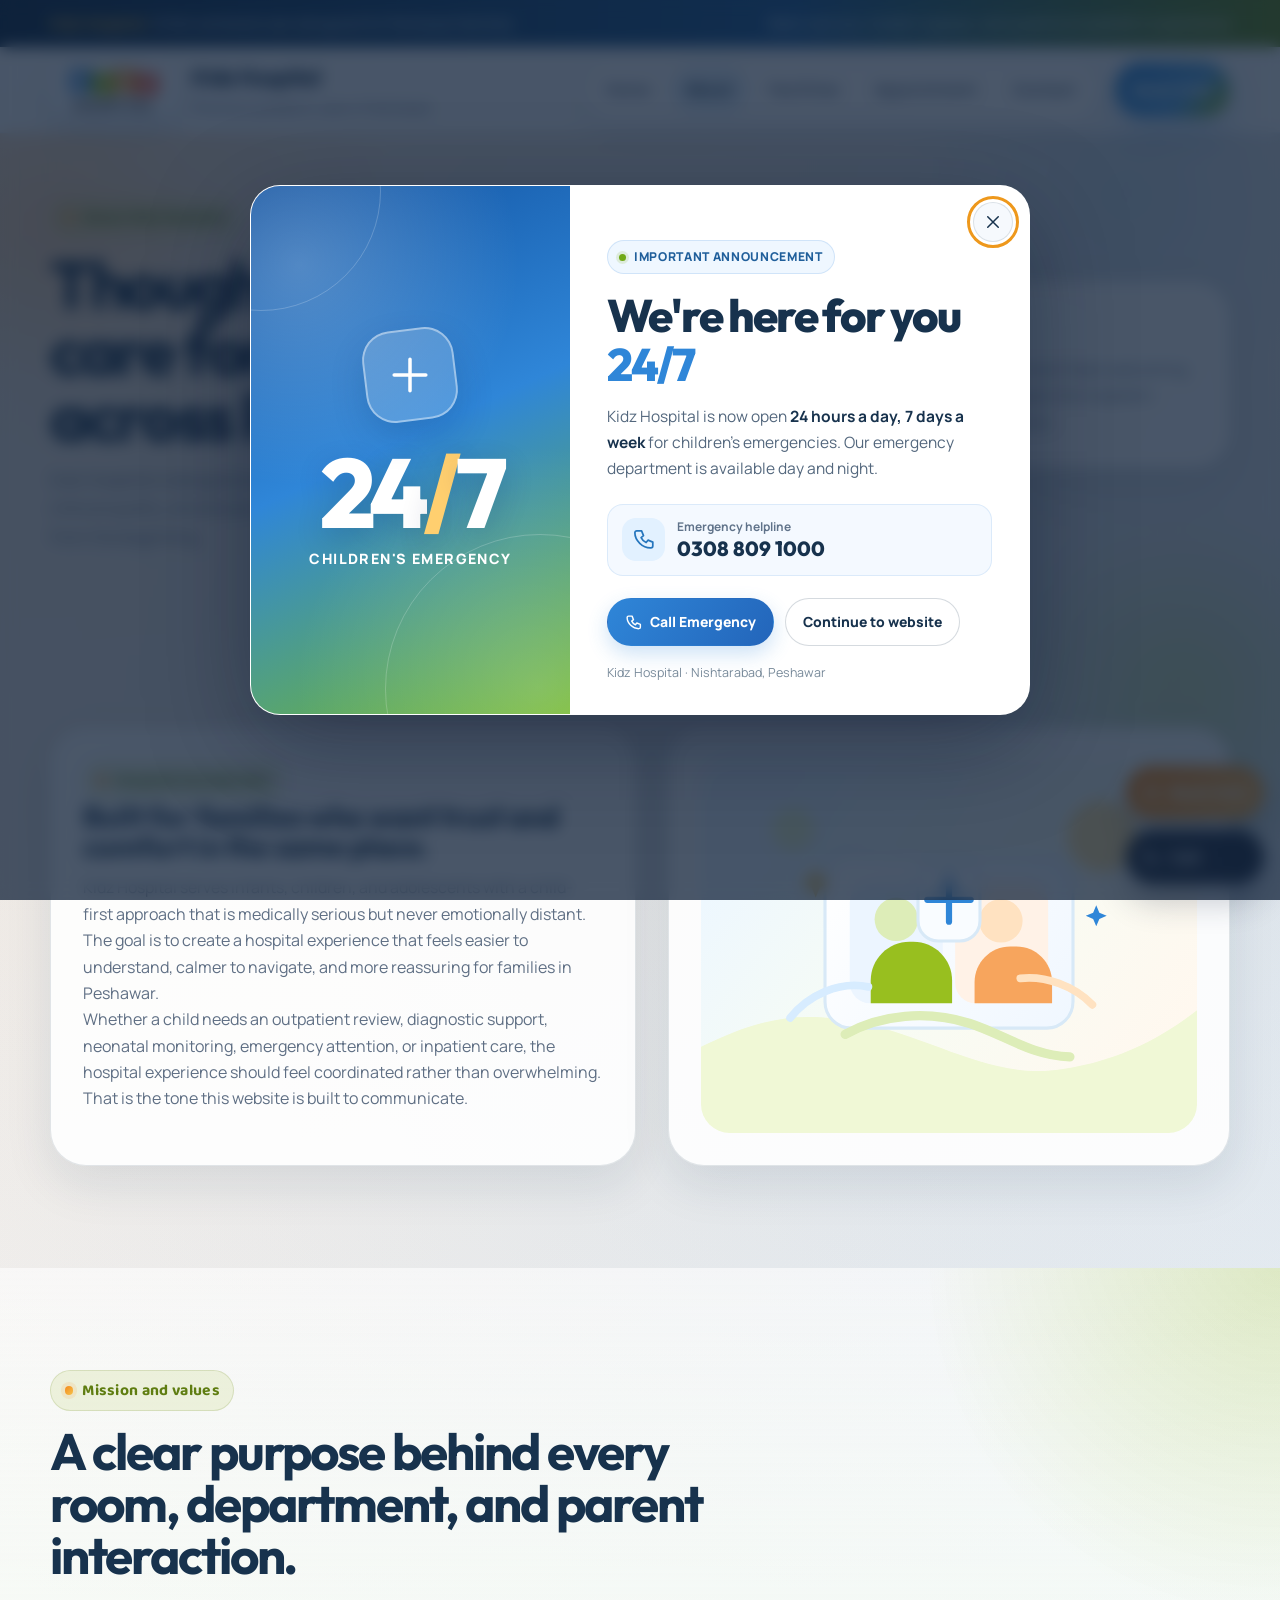
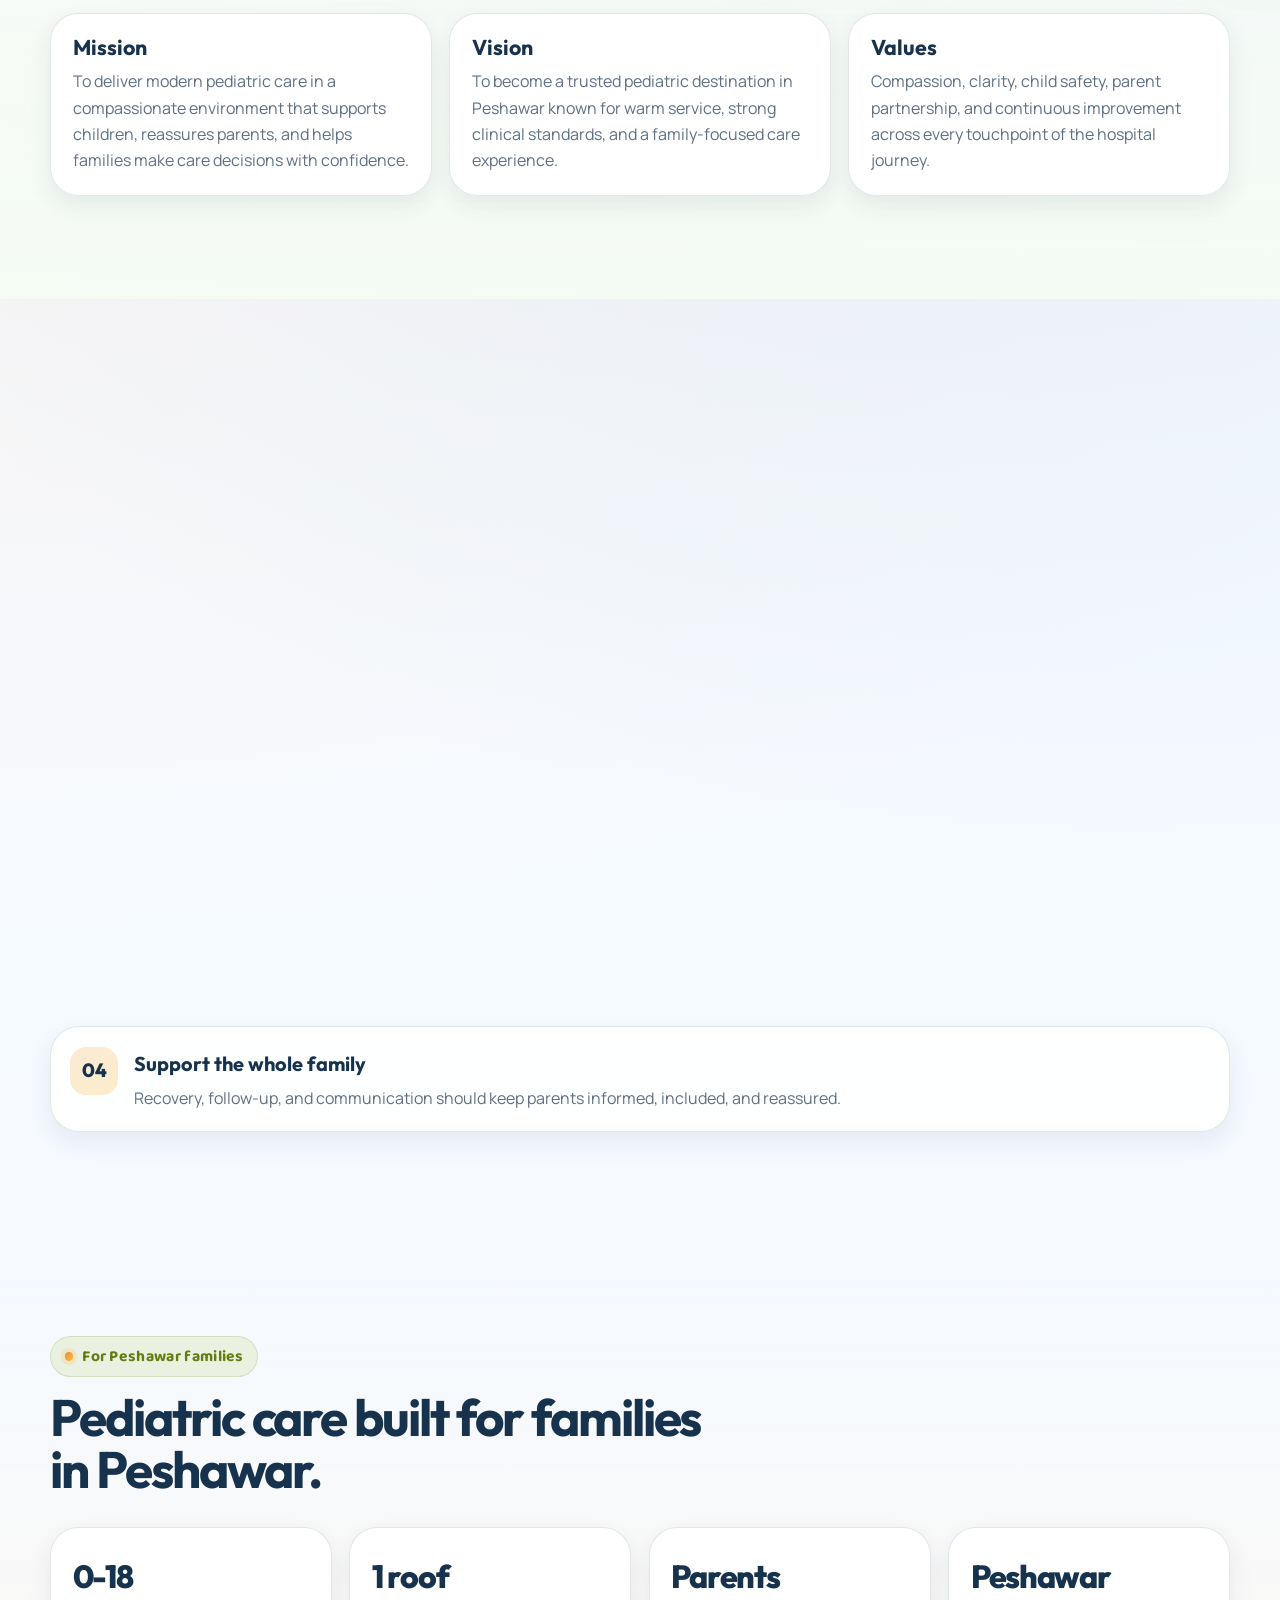
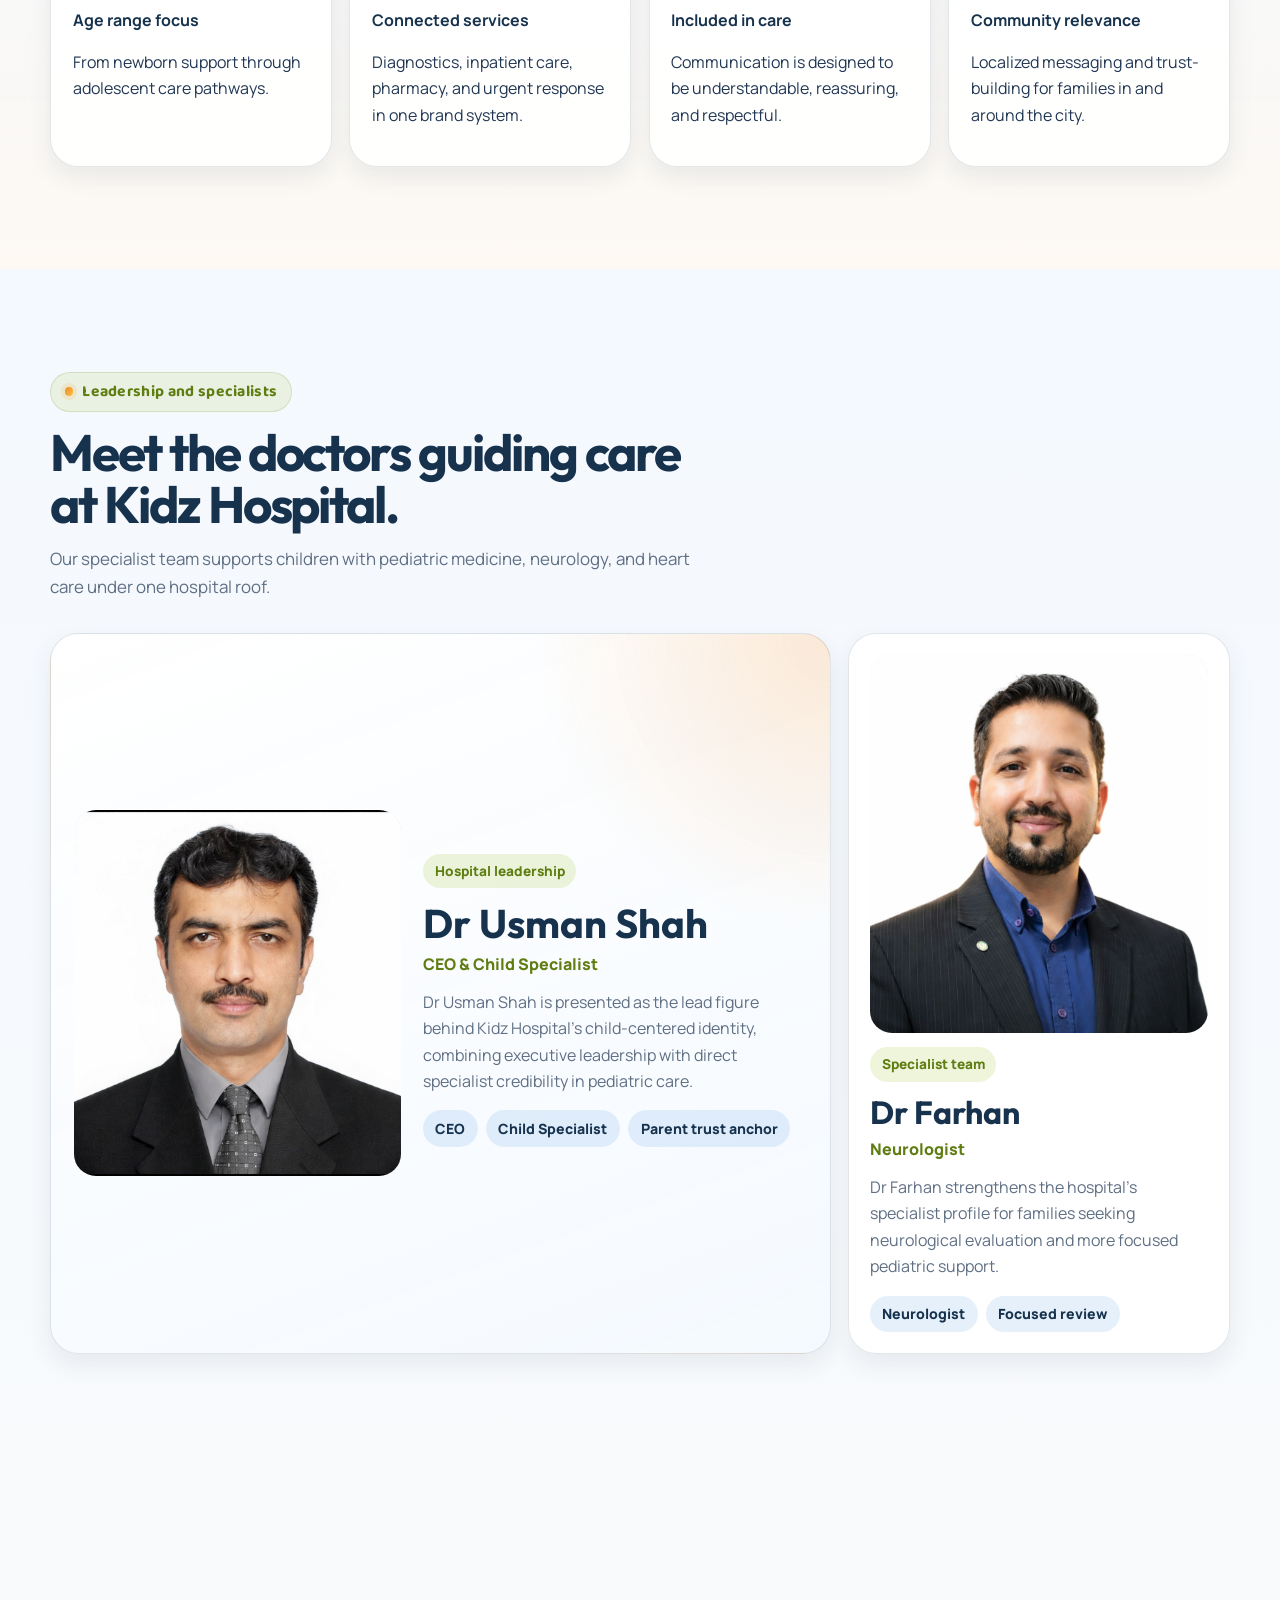
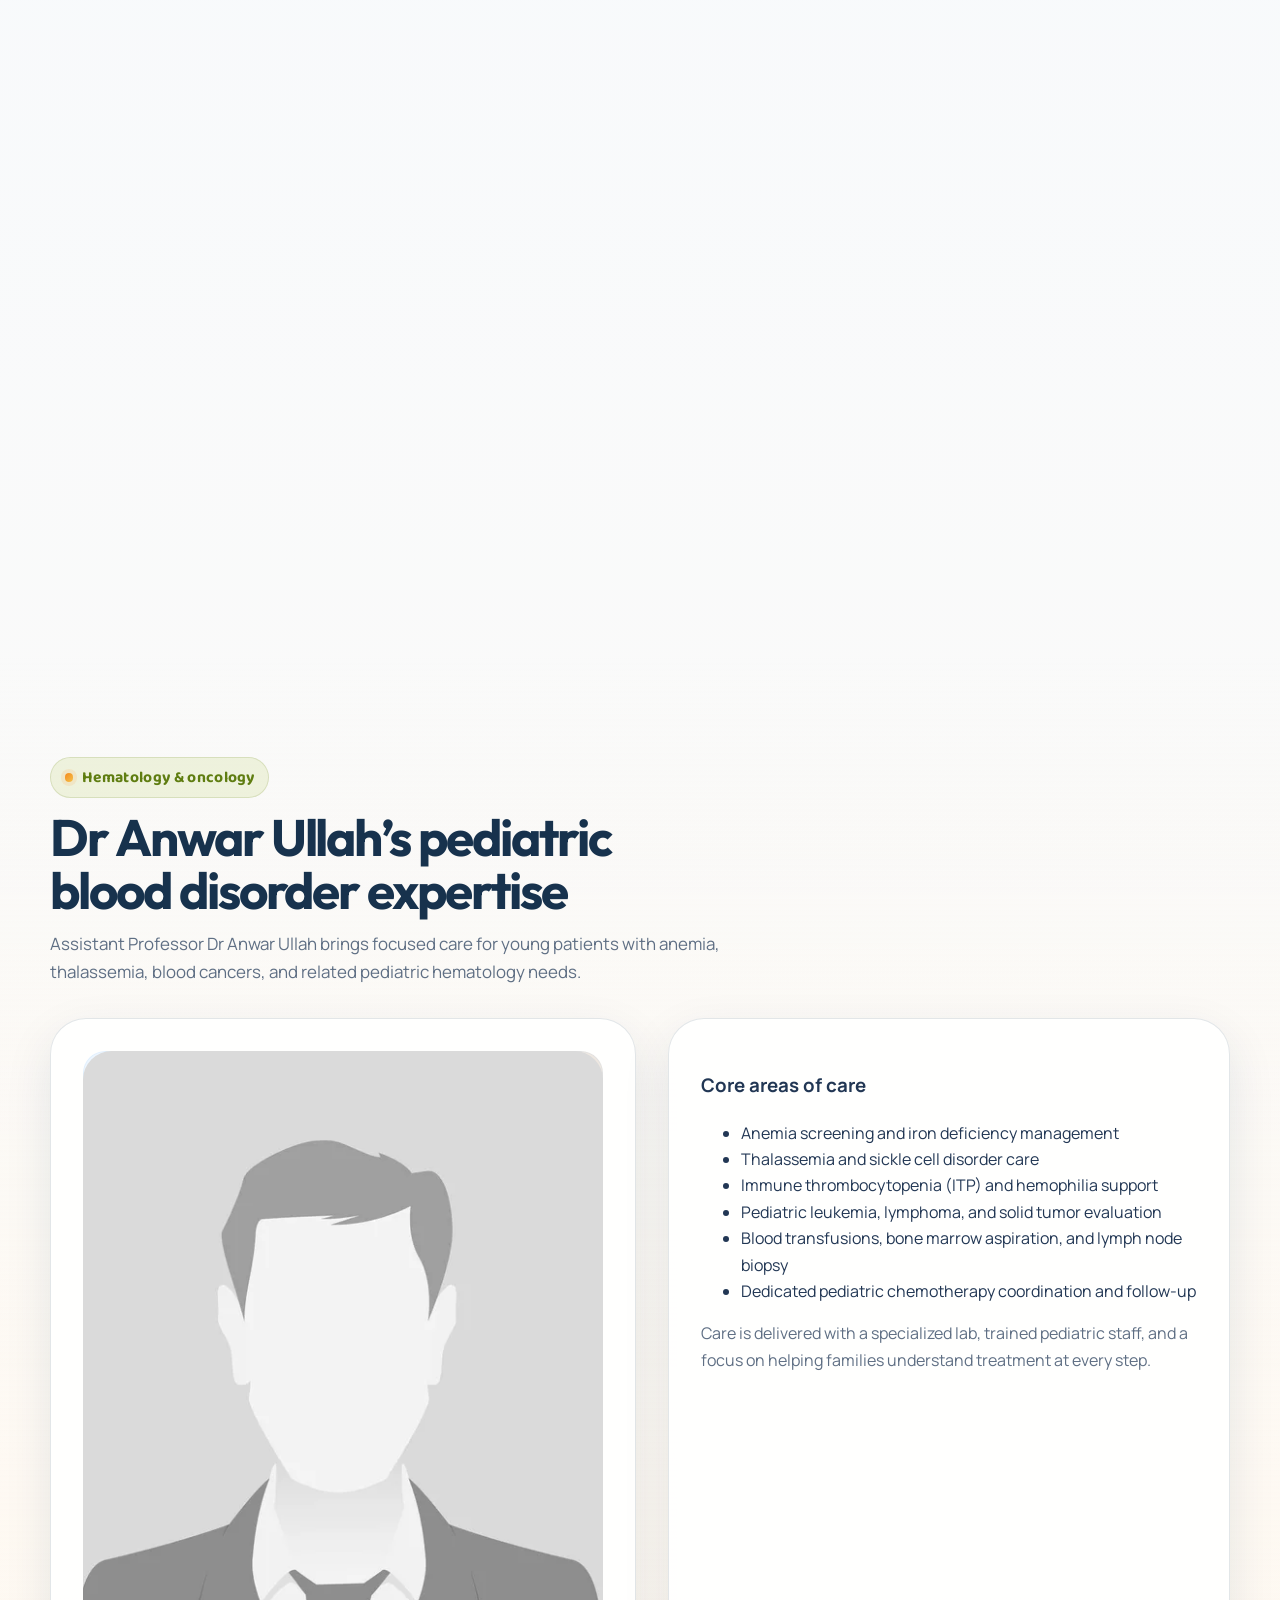
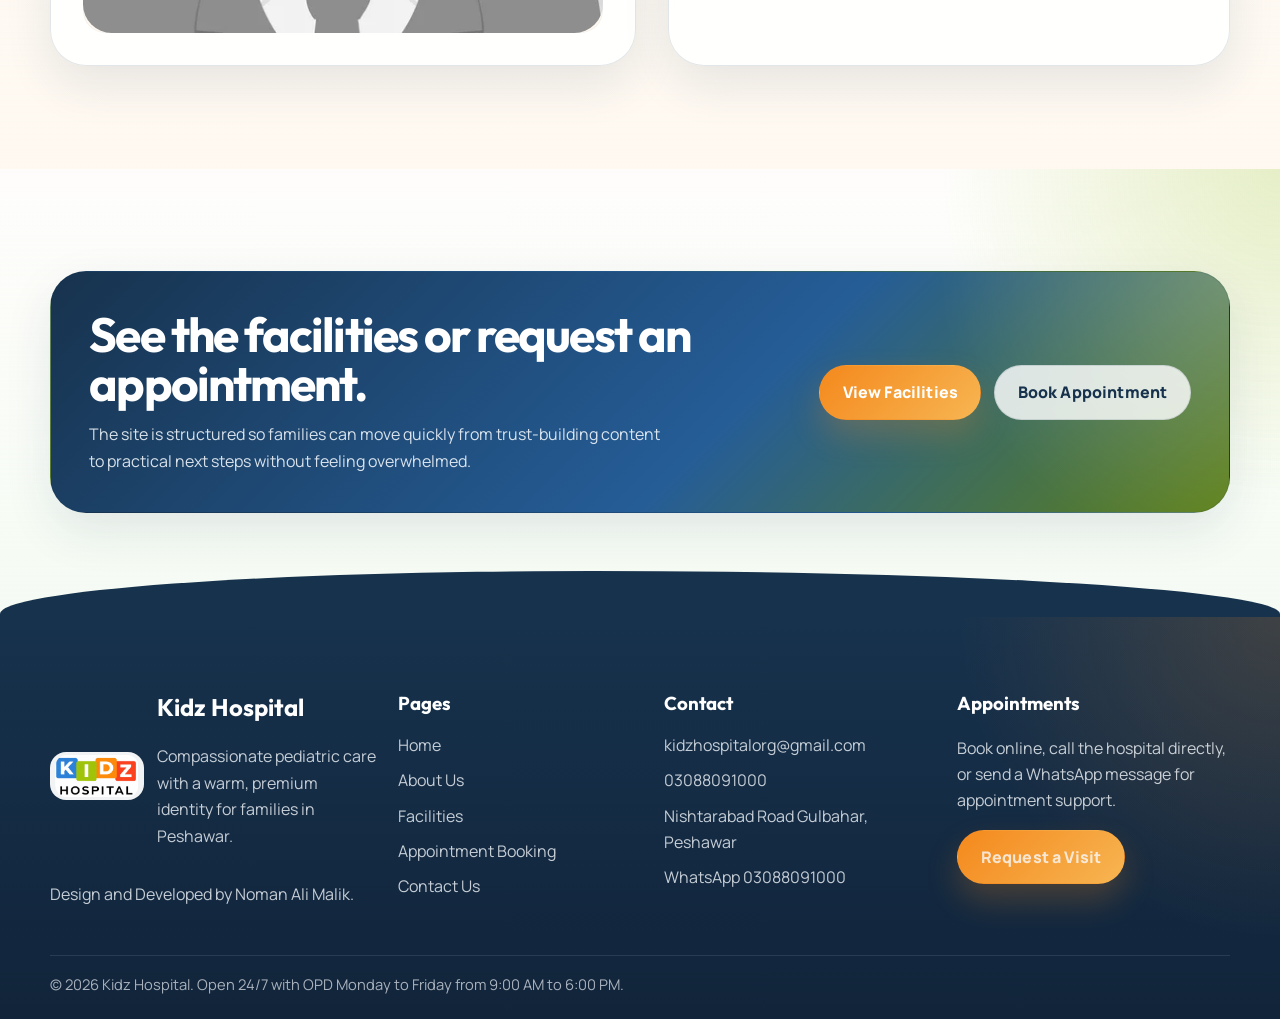
<file: about.html>
<!DOCTYPE html>
<html lang="en">
  <head>
    <meta charset="utf-8">
    <meta name="viewport" content="width=device-width, initial-scale=1">
    <title>About Kidz Hospital | Family-Focused Pediatric Care in Peshawar</title>
    <meta
      name="description"
      content="Learn about Kidz Hospital's mission, vision, values, and child-centered care philosophy for families in Peshawar."
    >
    <meta property="og:title" content="About Kidz Hospital | Family-Focused Pediatric Care in Peshawar">
    <meta
      property="og:description"
      content="Explore the hospital story, pediatric care philosophy, and family-first values behind Kidz Hospital."
    >
    <meta property="og:type" content="website">
    <meta property="og:url" content="https://kidzhospital.org/about.html">
    <meta property="og:image" content="https://kidzhospital.org/images/branding/og-cover.png">
    <meta name="theme-color" content="#2f86d8">
    <link rel="canonical" href="https://kidzhospital.org/about.html">
    <link rel="icon" href="images/branding/favicon.svg" type="image/svg+xml">
    <link rel="preconnect" href="https://fonts.googleapis.com">
    <link rel="preconnect" href="https://fonts.gstatic.com" crossorigin>
    <link
      href="https://fonts.googleapis.com/css2?family=Baloo+2:wght@600;700&family=Manrope:wght@400;500;600;700;800&family=Outfit:wght@400;500;600;700;800&display=swap"
      rel="stylesheet"
    >
    <script>document.documentElement.classList.add('js-ready');</script>
    <link rel="stylesheet" href="css/styles.css">
  </head>
  <body data-page="about">
    <a class="skip-link" href="#main-content">Skip to content</a>

    <div class="topbar">
      <div class="container">
        <div><strong>Kidz Hospital:</strong> Child-centered care designed for Peshawar families</div>
        <div>Warm service, modern spaces, and a premium pediatric experience</div>
      </div>
    </div>

    <header class="site-header">
      <div class="container nav-wrap">
        <a class="brand" href="index.html" aria-label="Kidz Hospital home">
          <img class="brand-mark" src="images/branding/brand-mark.jpg" alt="Kidz Hospital logo">
          <span class="brand-text">
            <span class="brand-title">Kidz Hospital</span>
            <span class="brand-subtitle">Premium pediatric care in Peshawar</span>
          </span>
        </a>

        <button class="nav-toggle" type="button" aria-expanded="false" aria-controls="site-nav" aria-label="Toggle navigation">
          <svg viewBox="0 0 24 24" fill="none" stroke="currentColor" stroke-width="2.2" stroke-linecap="round">
            <path d="M4 7H20"></path>
            <path d="M4 12H20"></path>
            <path d="M4 17H20"></path>
          </svg>
        </button>

        <nav class="site-nav" id="site-nav" aria-label="Primary navigation">
          <a href="index.html">Home</a>
          <a href="about.html" aria-current="page">About</a>
          <a href="facilities.html">Facilities</a>
          <a href="appointment.html">Appointment</a>
          <a href="contact.html">Contact</a>
        </nav>

        <a class="button button--small nav-cta" href="appointment.html">Book Visit</a>
      </div>
    </header>

    <main id="main-content">
      <section class="page-hero">
        <div class="container page-hero__grid">
          <div class="reveal">
            <span class="eyebrow">About Kidz Hospital</span>
            <h1 class="page-hero__title">Thoughtful pediatric care for families across Peshawar.</h1>
            <p class="page-hero__lead">
              Kidz Hospital is designed around a simple promise: young patients deserve clinical quality,
              emotional warmth, and a family experience that feels calm from the beginning.
            </p>
          </div>

          <aside class="page-hero__panel reveal">
            <h2>Our care philosophy</h2>
            <p>
              Children respond better when the environment feels welcoming and parents feel informed. That
              belief shapes the hospital’s spaces, services, and tone of communication.
            </p>
          </aside>
        </div>
      </section>

      <section class="section">
        <div class="container story-grid">
          <article class="story-panel reveal">
            <span class="eyebrow">Hospital introduction</span>
            <h2>Built for families who want trust and comfort in the same place.</h2>
            <p>
              Kidz Hospital serves infants, children, and adolescents with a child-first approach that is
              medically serious but never emotionally distant. The goal is to create a hospital experience
              that feels easier to understand, calmer to navigate, and more reassuring for families in
              Peshawar.
            </p>
            <p class="u-mt-1">
              Whether a child needs an outpatient review, diagnostic support, neonatal monitoring, emergency
              attention, or inpatient care, the hospital experience should feel coordinated rather than
              overwhelming. That is the tone this website is built to communicate.
            </p>
          </article>

          <aside class="story-panel reveal">
            <img src="images/illustrations/about-scene.svg" alt="Illustrated family-centered pediatric care scene">
          </aside>
        </div>
      </section>

      <section class="section section--mint">
        <div class="container">
          <div class="section-header reveal">
            <span class="eyebrow">Mission and values</span>
            <h2 class="section-title">A clear purpose behind every room, department, and parent interaction.</h2>
          </div>

          <div class="principles-grid">
            <article class="principle-card reveal">
              <h3>Mission</h3>
              <p>
                To deliver modern pediatric care in a compassionate environment that supports children,
                reassures parents, and helps families make care decisions with confidence.
              </p>
            </article>

            <article class="principle-card reveal">
              <h3>Vision</h3>
              <p>
                To become a trusted pediatric destination in Peshawar known for warm service, strong clinical
                standards, and a family-focused care experience.
              </p>
            </article>

            <article class="principle-card reveal">
              <h3>Values</h3>
              <p>
                Compassion, clarity, child safety, parent partnership, and continuous improvement across every
                touchpoint of the hospital journey.
              </p>
            </article>
          </div>
        </div>
      </section>

      <section class="section">
        <div class="container">
          <div class="section-header reveal">
            <span class="eyebrow">How care feels</span>
            <h2 class="section-title">Child-centered care, explained in human terms.</h2>
            <p class="section-lead">
              This is the care experience Kidz Hospital wants every family to feel from arrival to recovery.
            </p>
          </div>

          <div class="timeline">
            <article class="timeline-step reveal">
              <div class="timeline-step__count">01</div>
              <div>
                <h3>Welcome with calm and clarity</h3>
                <p>Families should feel guided, not rushed, from reception through registration and consultation.</p>
              </div>
            </article>

            <article class="timeline-step reveal">
              <div class="timeline-step__count">02</div>
              <div>
                <h3>Assess carefully</h3>
                <p>Symptoms, history, diagnostics, and next steps are explained in clear language for parents.</p>
              </div>
            </article>

            <article class="timeline-step reveal">
              <div class="timeline-step__count">03</div>
              <div>
                <h3>Treat with confidence</h3>
                <p>Modern facilities and pediatric-focused teams support treatment that feels responsive and organized.</p>
              </div>
            </article>

            <article class="timeline-step reveal">
              <div class="timeline-step__count">04</div>
              <div>
                <h3>Support the whole family</h3>
                <p>Recovery, follow-up, and communication should keep parents informed, included, and reassured.</p>
              </div>
            </article>
          </div>
        </div>
      </section>

      <section class="section section--soft">
        <div class="container">
          <div class="section-header reveal">
            <span class="eyebrow">For Peshawar families</span>
            <h2 class="section-title">Pediatric care built for families in Peshawar.</h2>
          </div>

          <div class="stats-grid">
            <article class="stats-card reveal">
              <span>0-18</span>
              <strong>Age range focus</strong>
              <p>From newborn support through adolescent care pathways.</p>
            </article>

            <article class="stats-card reveal">
              <span>1 roof</span>
              <strong>Connected services</strong>
              <p>Diagnostics, inpatient care, pharmacy, and urgent response in one brand system.</p>
            </article>

            <article class="stats-card reveal">
              <span>Parents</span>
              <strong>Included in care</strong>
              <p>Communication is designed to be understandable, reassuring, and respectful.</p>
            </article>

            <article class="stats-card reveal">
              <span>Peshawar</span>
              <strong>Community relevance</strong>
              <p>Localized messaging and trust-building for families in and around the city.</p>
            </article>
          </div>
        </div>
      </section>

      <section class="section">
        <div class="container">
          <div class="section-header reveal">
            <span class="eyebrow">Leadership and specialists</span>
            <h2 class="section-title">Meet the doctors guiding care at Kidz Hospital.</h2>
            <p class="section-lead">
              Our specialist team supports children with pediatric medicine, neurology, and heart care under
              one hospital roof.
            </p>
          </div>

          <div class="doctor-grid">
            <article class="doctor-card doctor-card--featured reveal">
              <div class="doctor-photo-wrap">
                <img
                  class="doctor-photo"
                  src="images/doctors/Dr-usman.png"
                  alt="Dr Usman Shah"
                >
              </div>
              <div class="doctor-copy">
                <span class="doctor-badge">Hospital leadership</span>
                <h3>Dr Usman Shah</h3>
                <span class="doctor-role">CEO &amp; Child Specialist</span>
                <p>
                  Dr Usman Shah is presented as the lead figure behind Kidz Hospital’s child-centered identity,
                  combining executive leadership with direct specialist credibility in pediatric care.
                </p>
                <div class="doctor-meta">
                  <span>CEO</span>
                  <span>Child Specialist</span>
                  <span>Parent trust anchor</span>
                </div>
              </div>
            </article>

            <article class="doctor-card reveal">
              <div class="doctor-photo-wrap">
                <img
                  class="doctor-photo"
                  src="images/doctors/Dr-farhan.png"
                  alt="Dr Farhan"
                >
              </div>
              <div class="doctor-copy">
                <span class="doctor-badge">Specialist team</span>
                <h3>Dr Farhan</h3>
                <span class="doctor-role">Neurologist</span>
                <p>
                  Dr Farhan strengthens the hospital’s specialist profile for families seeking neurological
                  evaluation and more focused pediatric support.
                </p>
                <div class="doctor-meta">
                  <span>Neurologist</span>
                  <span>Focused review</span>
                </div>
              </div>
            </article>

            <article class="doctor-card reveal">
              <div class="doctor-photo-wrap">
                <img
                  class="doctor-photo"
                  src="images/doctors/Dr-Asad-ullah.png"
                  alt="Dr Asad Ullah"
                >
              </div>
              <div class="doctor-copy">
                <span class="doctor-badge">Specialist team</span>
                <h3>Dr Asad Ullah</h3>
                <span class="doctor-role">Child Cardiologist</span>
                <p>
                  Dr Asad Ullah adds visible depth to the pediatric heart care offering and helps position the
                  hospital as a more capable destination for specialist children’s services.
                </p>
                <div class="doctor-meta">
                  <span>Child Cardiologist</span>
                  <span>Heart care</span>
                </div>
              </div>
            </article>
          </div>

          <p class="doctor-note reveal">
            Our doctors work together to support outpatient visits, inpatient care, and urgent pediatric needs.
          </p>
        </div>
      </section>

      <section class="section section--soft">
        <div class="container">
          <div class="section-header reveal">
            <span class="eyebrow">Hematology &amp; oncology</span>
            <h2 class="section-title">Dr Anwar Ullah’s pediatric blood disorder expertise</h2>
            <p class="section-lead">
              Assistant Professor Dr Anwar Ullah brings focused care for young patients with anemia, thalassemia, blood cancers, and related pediatric hematology needs.
            </p>
          </div>

          <div class="story-grid">
            <article class="story-panel reveal">
              <div class="doctor-photo-wrap">
                <img
                  class="doctor-photo"
                  src="images/doctors/Dr-Anwar-Ullah.png"
                  alt="Dr Anwar Ullah placeholder"
                >
              </div>
            </article>

            <article class="story-panel reveal">
              <h3>Core areas of care</h3>
              <ul class="checklist">
                <li>Anemia screening and iron deficiency management</li>
                <li>Thalassemia and sickle cell disorder care</li>
                <li>Immune thrombocytopenia (ITP) and hemophilia support</li>
                <li>Pediatric leukemia, lymphoma, and solid tumor evaluation</li>
                <li>Blood transfusions, bone marrow aspiration, and lymph node biopsy</li>
                <li>Dedicated pediatric chemotherapy coordination and follow-up</li>
              </ul>
              <p>
                Care is delivered with a specialized lab, trained pediatric staff, and a focus on helping families understand treatment at every step.
              </p>
            </article>
          </div>
        </div>
      </section>

      <section class="section section--mint">
        <div class="container">
          <div class="cta-band reveal">
            <div class="cta-band__grid">
              <div>
                <h2>See the facilities or request an appointment.</h2>
                <p>
                  The site is structured so families can move quickly from trust-building content to practical
                  next steps without feeling overwhelmed.
                </p>
              </div>
              <div class="u-flex-wrap">
                <a class="button button--secondary" href="facilities.html">View Facilities</a>
                <a class="button button--ghost" href="appointment.html">Book Appointment</a>
              </div>
            </div>
          </div>
        </div>
      </section>
    </main>

    <footer class="site-footer">
      <div class="container footer-grid">
        <section class="footer-block">
          <div class="footer-brand">
            <img src="images/branding/brand-mark.jpg" alt="Kidz Hospital logo">
            <div>
              <h2>Kidz Hospital</h2>
              <p>Compassionate pediatric care with a warm, premium identity for families in Peshawar.</p>
            </div>
          </div>
          <p>
            Design and Developed by <a href="https://nomanmalik.co.uk/" target="_blank" rel="noopener">Noman Ali Malik</a>.
          </p>
        </section>

        <section class="footer-block">
          <h3>Pages</h3>
          <ul>
            <li><a href="index.html">Home</a></li>
            <li><a href="about.html">About Us</a></li>
            <li><a href="facilities.html">Facilities</a></li>
            <li><a href="appointment.html">Appointment Booking</a></li>
            <li><a href="contact.html">Contact Us</a></li>
          </ul>
        </section>

        <section class="footer-block">
          <h3>Contact</h3>
          <ul>
            <li><a href="mailto:kidzhospitalorg@gmail.com">kidzhospitalorg@gmail.com</a></li>
            <li><a href="tel:03088091000">03088091000</a></li>
            <li><a href="https://maps.app.goo.gl/x59yG2KoKNHwrsw7A?g_st=aw" target="_blank" rel="noopener">Nishtarabad Road Gulbahar, Peshawar</a></li>
            <li><a href="https://wa.me/923088091000" target="_blank" rel="noopener">WhatsApp 03088091000</a></li>
          </ul>
        </section>

        <section class="footer-block">
          <h3>Appointments</h3>
          <p>Book online, call the hospital directly, or send a WhatsApp message for appointment support.</p>
          <div class="footer-cta">
            <a class="button button--secondary" href="appointment.html">Request a Visit</a>
          </div>
        </section>
      </div>

      <div class="container footer-note">
        © <span class="js-year"></span> Kidz Hospital. Open 24/7 with OPD Monday to Friday from 9:00 AM to 6:00 PM.
      </div>
    </footer>

    <div class="quick-actions" aria-label="Quick actions">
      <a class="quick-action quick-action--accent" href="appointment.html">
        <svg viewBox="0 0 24 24" fill="none" stroke="currentColor" stroke-width="2" stroke-linecap="round">
          <path d="M7 3V6"></path>
          <path d="M17 3V6"></path>
          <rect x="4" y="5" width="16" height="15" rx="3"></rect>
          <path d="M4 10H20"></path>
        </svg>
        <span class="quick-action__label">Book Visit</span>
      </a>
      <a class="quick-action" href="tel:03088091000">
        <svg viewBox="0 0 24 24" fill="none" stroke="currentColor" stroke-width="2" stroke-linecap="round">
          <path d="M5 4H9L11 9L8.5 10.5C9.7 12.9 11.1 14.3 13.5 15.5L15 13L20 15V19C20 20.1 19.1 21 18 21C10.3 21 4 14.7 4 7C4 5.9 4.9 5 6 5"></path>
        </svg>
        <span class="quick-action__label">Call</span>
      </a>
    </div>

    <script src="js/script.js"></script>
  </body>
</html>
</file>
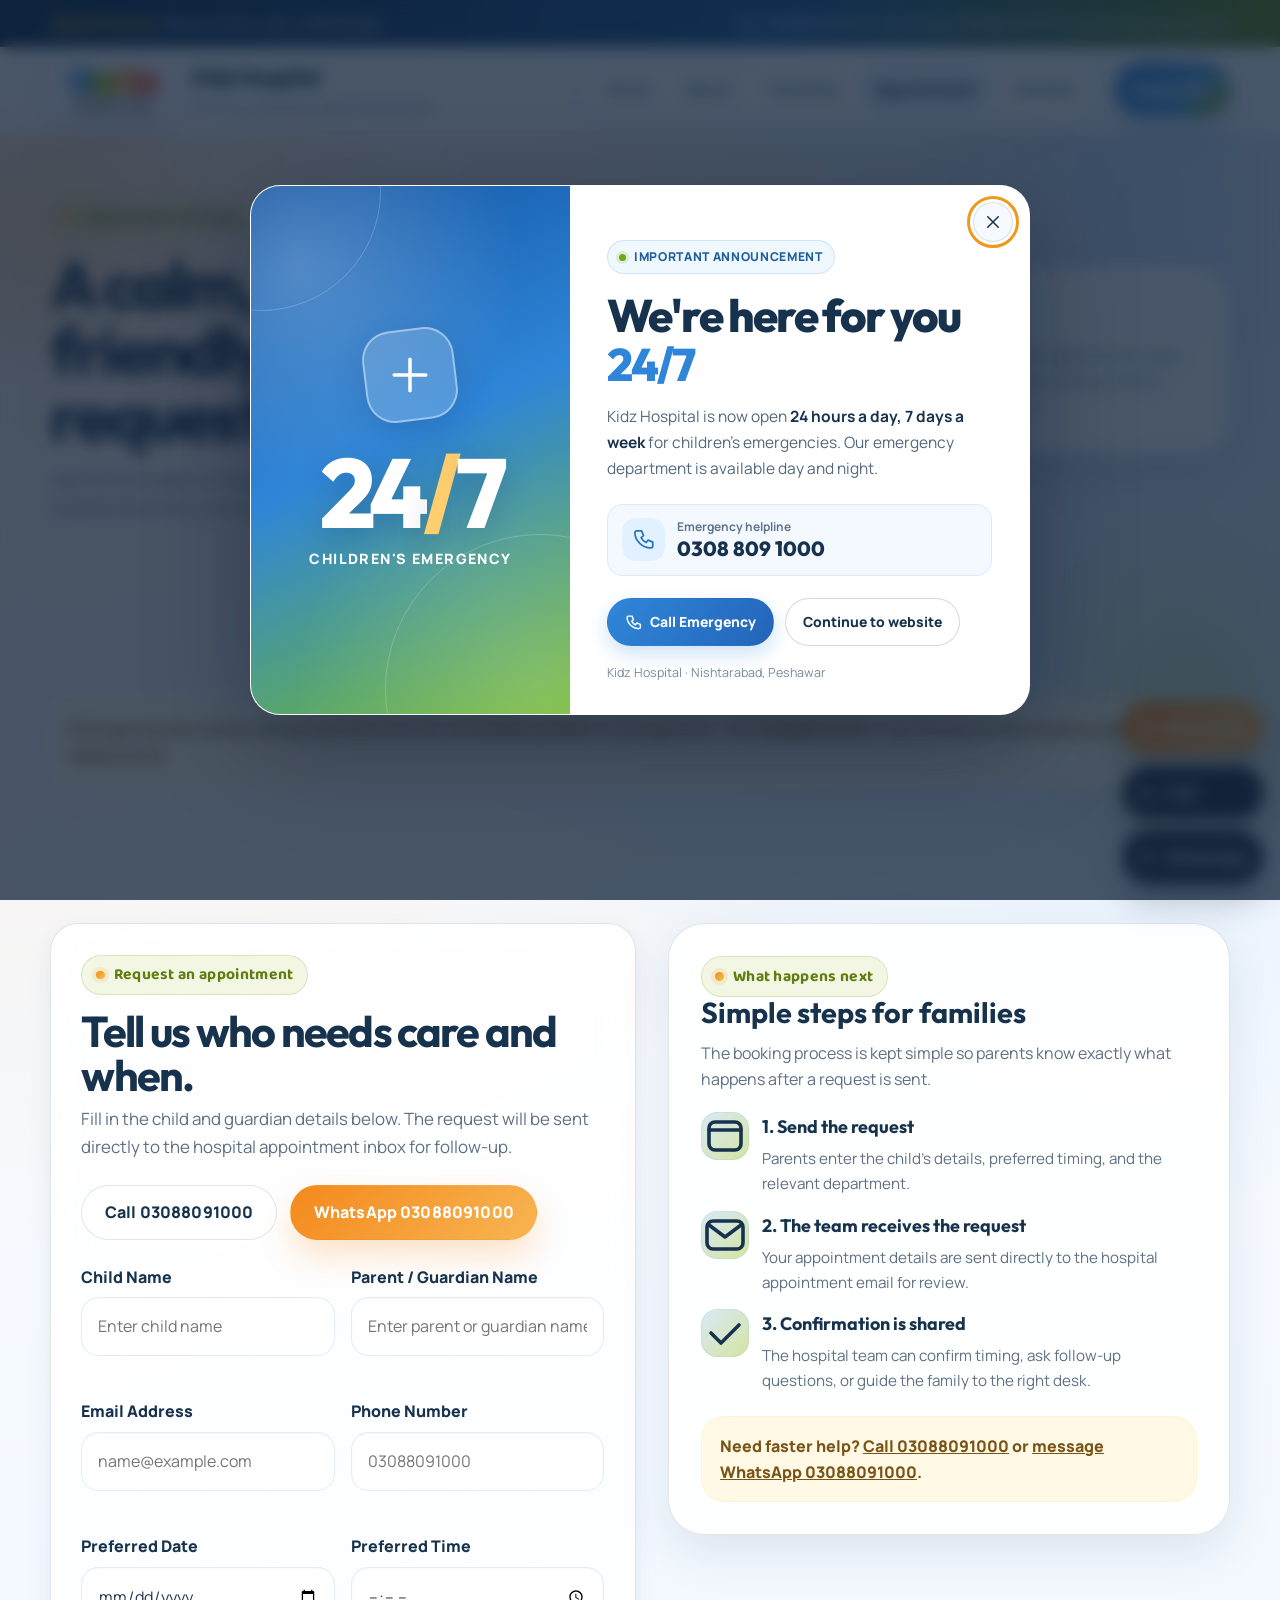
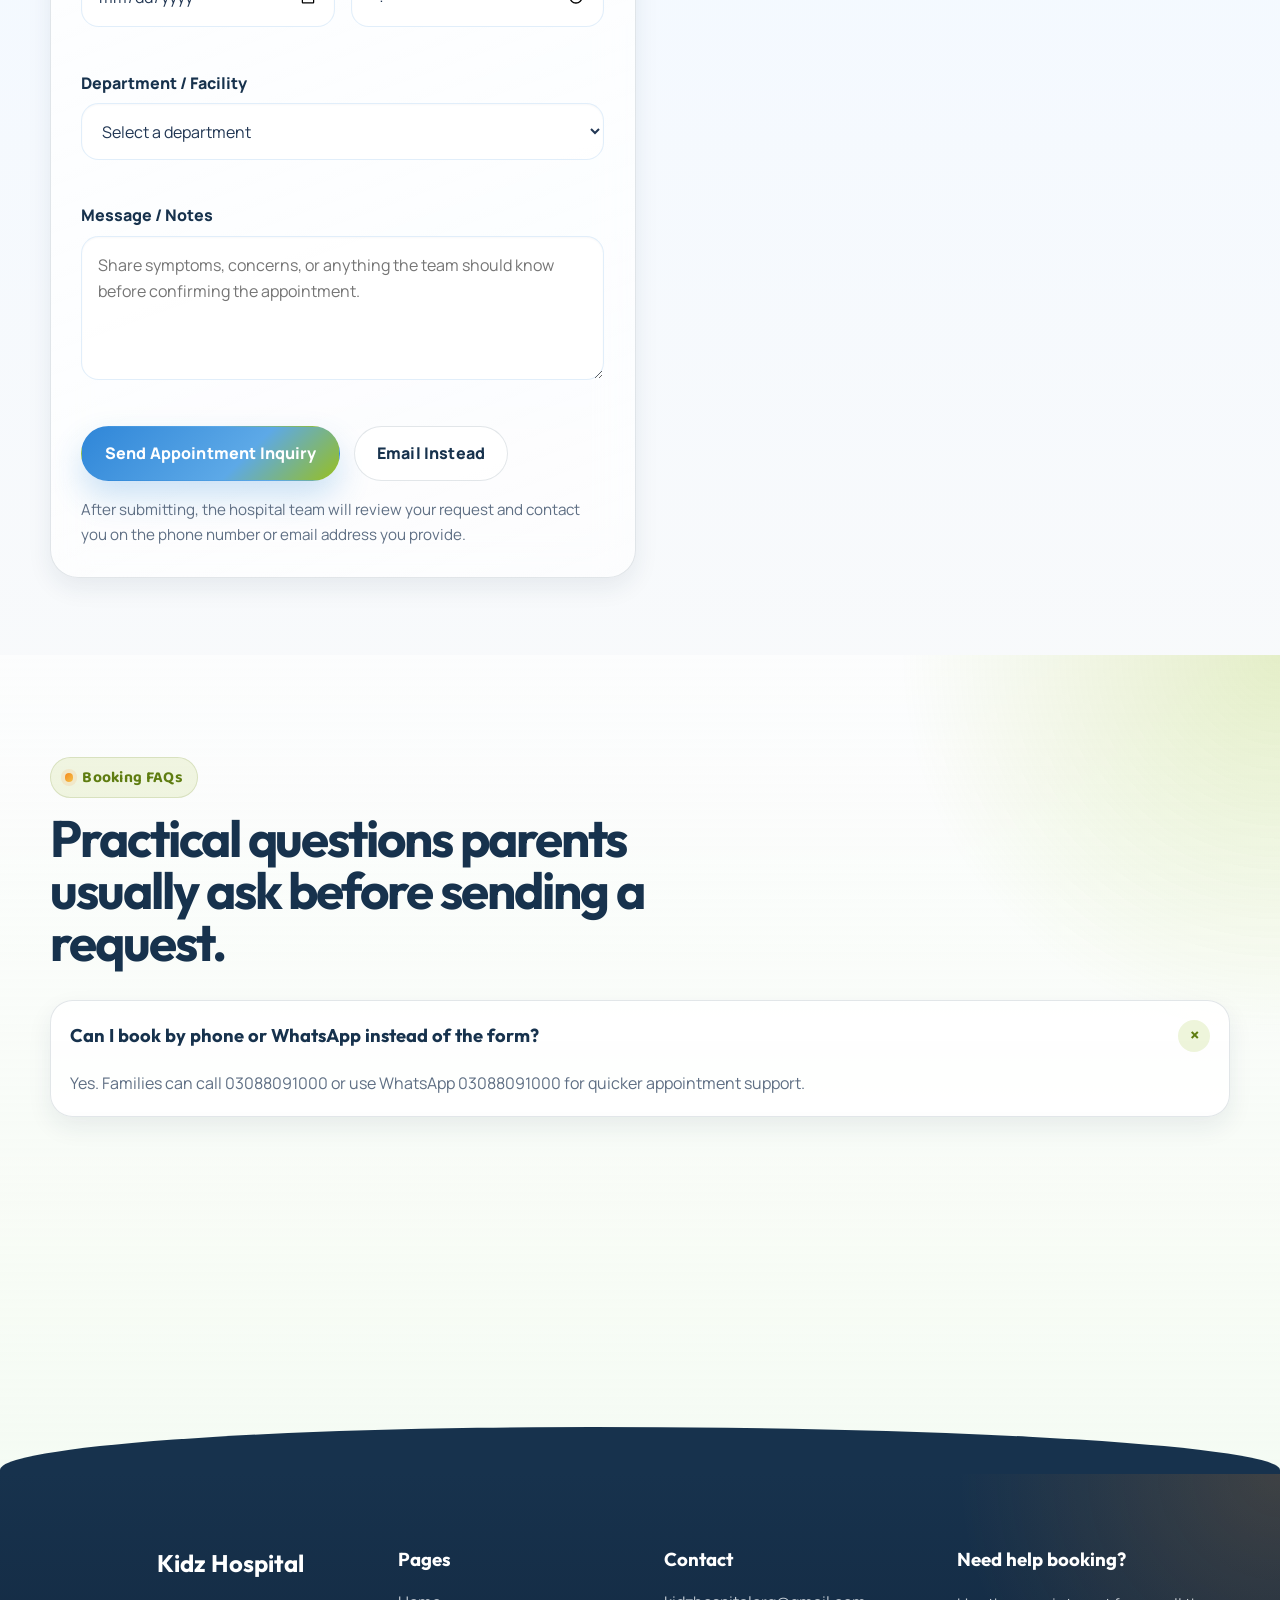
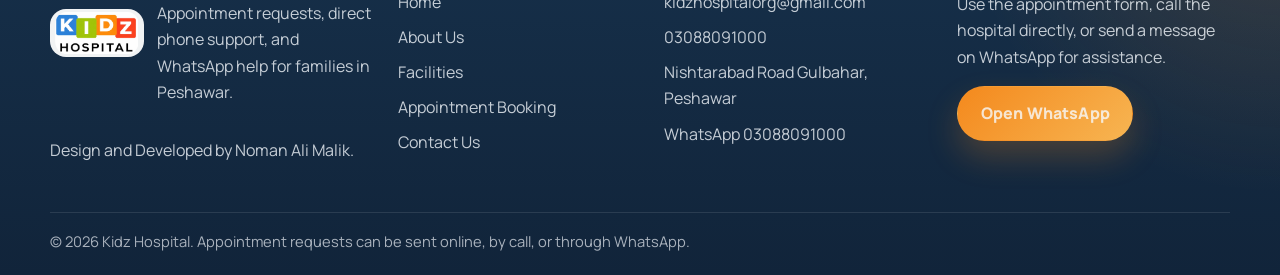
<file: appointment.html>
<!DOCTYPE html>
<html lang="en">
  <head>
    <meta charset="utf-8">
    <meta name="viewport" content="width=device-width, initial-scale=1">
    <title>Book an Appointment | Kidz Hospital Peshawar</title>
    <meta
      name="description"
      content="Book a pediatric appointment at Kidz Hospital Peshawar online, by phone, or through WhatsApp. Appointment requests are sent directly to the hospital team for follow-up."
    >
    <meta property="og:title" content="Book an Appointment | Kidz Hospital Peshawar">
    <meta
      property="og:description"
      content="Request a pediatric appointment with Kidz Hospital Peshawar and contact the hospital directly by call or WhatsApp for faster booking support."
    >
    <meta property="og:type" content="website">
    <meta property="og:url" content="https://kidzhospital.org/appointment.html">
    <meta property="og:image" content="https://kidzhospital.org/images/branding/og-cover.png">
    <meta name="theme-color" content="#2f86d8">
    <link rel="canonical" href="https://kidzhospital.org/appointment.html">
    <link rel="icon" href="images/branding/favicon.svg" type="image/svg+xml">
    <link rel="preconnect" href="https://fonts.googleapis.com">
    <link rel="preconnect" href="https://fonts.gstatic.com" crossorigin>
    <link
      href="https://fonts.googleapis.com/css2?family=Baloo+2:wght@600;700&family=Manrope:wght@400;500;600;700;800&family=Outfit:wght@400;500;600;700;800&display=swap"
      rel="stylesheet"
    >
    <script>document.documentElement.classList.add('js-ready');</script>
    <link rel="stylesheet" href="css/styles.css">
  </head>
  <body data-page="appointment">
    <a class="skip-link" href="#main-content">Skip to content</a>

    <div class="topbar">
      <div class="container">
        <div><strong>Appointments:</strong> Book by form, call, or WhatsApp</div>
        <div>Call 03088091000 or WhatsApp 03088091000 for quick booking support</div>
      </div>
    </div>

    <header class="site-header">
      <div class="container nav-wrap">
        <a class="brand" href="index.html" aria-label="Kidz Hospital home">
          <img class="brand-mark" src="images/branding/brand-mark.jpg" alt="Kidz Hospital logo">
          <span class="brand-text">
            <span class="brand-title">Kidz Hospital</span>
            <span class="brand-subtitle">Premium pediatric care in Peshawar</span>
          </span>
        </a>

        <button class="nav-toggle" type="button" aria-expanded="false" aria-controls="site-nav" aria-label="Toggle navigation">
          <svg viewBox="0 0 24 24" fill="none" stroke="currentColor" stroke-width="2.2" stroke-linecap="round">
            <path d="M4 7H20"></path>
            <path d="M4 12H20"></path>
            <path d="M4 17H20"></path>
          </svg>
        </button>

        <nav class="site-nav" id="site-nav" aria-label="Primary navigation">
          <a href="index.html">Home</a>
          <a href="about.html">About</a>
          <a href="facilities.html">Facilities</a>
          <a href="appointment.html" aria-current="page">Appointment</a>
          <a href="contact.html">Contact</a>
        </nav>

        <a class="button button--small nav-cta" href="appointment.html">Book Visit</a>
      </div>
    </header>

    <main id="main-content">
      <section class="page-hero">
        <div class="container page-hero__grid">
          <div class="reveal">
            <span class="eyebrow">Appointment booking</span>
            <h1 class="page-hero__title">A calm, parent-friendly way to request a child’s visit.</h1>
            <p class="page-hero__lead">
              Use the form below to request an appointment for your child, or contact the hospital directly by
              call or WhatsApp for faster coordination.
            </p>
          </div>

          <aside class="page-hero__panel reveal">
            <h2>Before you submit</h2>
            <p>
              For urgent pediatric cases, do not wait for an appointment reply. Call the hospital immediately
              or come directly to the children emergency department, which is open 24/7.
            </p>
          </aside>
        </div>
      </section>

      <section class="section">
        <div class="container">
          <div class="notice-banner reveal">
            Emergency care notice: do not use this form for immediate pediatric emergencies. Call
            <a href="tel:03088091000">03088091000</a> or go directly to the children emergency department.
          </div>
        </div>
      </section>

      <section class="section section--tight">
        <div class="container form-layout">
          <form
            class="appointment-form card card--glass reveal"
            action="https://formsubmit.co/ajax/kidzhospitalorg@gmail.com"
            method="POST"
            data-appointment-form
          >
            <span class="eyebrow">Request an appointment</span>
            <h2 class="section-title u-title-compact u-mb-0-5">
              Tell us who needs care and when.
            </h2>
            <p class="section-lead u-mb-1-5">
              Fill in the child and guardian details below. The request will be sent directly to the hospital
              appointment inbox for follow-up.
            </p>

            <div class="form-actions u-mb-1-5">
              <a class="button button--ghost" href="tel:03088091000">Call 03088091000</a>
              <a class="button button--secondary" href="https://wa.me/923088091000" target="_blank" rel="noopener">WhatsApp 03088091000</a>
            </div>

            <input type="hidden" name="_subject" value="New appointment inquiry from Kidz Hospital website">
            <input type="hidden" name="_template" value="table">
            <input type="hidden" name="_url" value="https://kidzhospital.org/appointment.html">

            <div class="form-grid">
              <div class="form-field">
                <label for="child-name">Child Name</label>
                <input id="child-name" name="child_name" type="text" autocomplete="name" placeholder="Enter child name" required>
                <span class="field-error" aria-live="polite"></span>
              </div>

              <div class="form-field">
                <label for="guardian-name">Parent / Guardian Name</label>
                <input
                  id="guardian-name"
                  name="guardian_name"
                  type="text"
                  autocomplete="name"
                  placeholder="Enter parent or guardian name"
                  required
                >
                <span class="field-error" aria-live="polite"></span>
              </div>

              <div class="form-field">
                <label for="email">Email Address</label>
                <input id="email" name="email" type="email" autocomplete="email" placeholder="name@example.com" required>
                <span class="field-error" aria-live="polite"></span>
              </div>

              <div class="form-field">
                <label for="phone">Phone Number</label>
                <input id="phone" name="phone" type="tel" autocomplete="tel" placeholder="03088091000" required>
                <span class="field-error" aria-live="polite"></span>
              </div>

              <div class="form-field">
                <label for="preferred-date">Preferred Date</label>
                <input id="preferred-date" name="preferred_date" type="date" required>
                <span class="field-error" aria-live="polite"></span>
              </div>

              <div class="form-field">
                <label for="preferred-time">Preferred Time</label>
                <input id="preferred-time" name="preferred_time" type="time" required>
                <span class="field-error" aria-live="polite"></span>
              </div>

              <div class="form-field form-field--full">
                <label for="department">Department / Facility</label>
                <select id="department" name="department" required>
                  <option value="">Select a department</option>
                  <option>Wards</option>
                  <option>Private Rooms</option>
                  <option>Labs</option>
                  <option>Pharmacy</option>
                  <option>NICU</option>
                  <option>Nursery</option>
                  <option>Ultrasound</option>
                  <option>X-Ray</option>
                  <option>Children Emergency</option>
                  <option>Children ICU</option>
                </select>
                <span class="field-error" aria-live="polite"></span>
              </div>

              <div class="form-field form-field--full">
                <label for="message">Message / Notes</label>
                <textarea
                  id="message"
                  name="message"
                  placeholder="Share symptoms, concerns, or anything the team should know before confirming the appointment."
                  required
                ></textarea>
                <span class="field-error" aria-live="polite"></span>
              </div>
            </div>

            <div class="form-actions">
              <button class="button" type="submit">Send Appointment Inquiry</button>
              <a class="button button--ghost" href="mailto:kidzhospitalorg@gmail.com">Email Instead</a>
            </div>

            <p class="form-helper">
              After submitting, the hospital team will review your request and contact you on the phone number
              or email address you provide.
            </p>

            <div class="form-status" role="status" aria-live="polite"></div>
          </form>

          <aside class="process-card reveal">
            <span class="eyebrow">What happens next</span>
            <h2>Simple steps for families</h2>
            <p>
              The booking process is kept simple so parents know exactly what happens after a request is sent.
            </p>

            <div class="process-list">
              <article class="process-step">
                <div class="process-step__icon" aria-hidden="true">
                  <svg viewBox="0 0 24 24" fill="none" stroke="currentColor" stroke-width="1.8" stroke-linecap="round" stroke-linejoin="round">
                    <rect x="4" y="5" width="16" height="14" rx="3"></rect>
                    <path d="M4 9H20"></path>
                  </svg>
                </div>
                <div>
                  <h3>1. Send the request</h3>
                  <p>Parents enter the child’s details, preferred timing, and the relevant department.</p>
                </div>
              </article>

              <article class="process-step">
                <div class="process-step__icon" aria-hidden="true">
                  <svg viewBox="0 0 24 24" fill="none" stroke="currentColor" stroke-width="1.8" stroke-linecap="round" stroke-linejoin="round">
                    <path d="M4 7L12 13L20 7"></path>
                    <rect x="3" y="5" width="18" height="14" rx="3"></rect>
                  </svg>
                </div>
                <div>
                  <h3>2. The team receives the request</h3>
                  <p>Your appointment details are sent directly to the hospital appointment email for review.</p>
                </div>
              </article>

              <article class="process-step">
                <div class="process-step__icon" aria-hidden="true">
                  <svg viewBox="0 0 24 24" fill="none" stroke="currentColor" stroke-width="1.8" stroke-linecap="round" stroke-linejoin="round">
                    <path d="M5 12L10 17L19 8"></path>
                  </svg>
                </div>
                <div>
                  <h3>3. Confirmation is shared</h3>
                  <p>The hospital team can confirm timing, ask follow-up questions, or guide the family to the right desk.</p>
                </div>
              </article>
            </div>

            <div class="notice-banner u-mt-1-4">
              Need faster help? <a href="tel:03088091000">Call 03088091000</a> or
              <a href="https://wa.me/923088091000" target="_blank" rel="noopener">message WhatsApp 03088091000</a>.
            </div>
          </aside>
        </div>
      </section>

      <section class="section section--mint">
        <div class="container">
          <div class="section-header reveal">
            <span class="eyebrow">Booking FAQs</span>
            <h2 class="section-title">Practical questions parents usually ask before sending a request.</h2>
          </div>

          <div class="faq-list">
            <article class="faq-item is-open reveal">
              <button class="faq-question" type="button" aria-expanded="true" aria-controls="faq-booking-1">
                <span>Can I book by phone or WhatsApp instead of the form?</span>
                <span aria-hidden="true">+</span>
              </button>
              <div class="faq-content" id="faq-booking-1">
                <div class="faq-answer">
                  <p>
                    Yes. Families can call <a href="tel:03088091000">03088091000</a> or use
                    <a href="https://wa.me/923088091000" target="_blank" rel="noopener">WhatsApp 03088091000</a>
                    for quicker appointment support.
                  </p>
                </div>
              </div>
            </article>

            <article class="faq-item reveal">
              <button class="faq-question" type="button" aria-expanded="false" aria-controls="faq-booking-2">
                <span>What details should I include in the booking form?</span>
                <span aria-hidden="true">+</span>
              </button>
              <div class="faq-content" id="faq-booking-2">
                <div class="faq-answer">
                  <p>
                    Please include the child’s name, guardian contact details, preferred date and time, the
                    department you need, and any symptoms or notes that may help the team prepare.
                  </p>
                </div>
              </div>
            </article>

            <article class="faq-item reveal">
              <button class="faq-question" type="button" aria-expanded="false" aria-controls="faq-booking-3">
                <span>When will the hospital respond to my request?</span>
                <span aria-hidden="true">+</span>
              </button>
              <div class="faq-content" id="faq-booking-3">
                <div class="faq-answer">
                  <p>
                    The hospital team reviews appointment requests as quickly as possible and follows up using
                    the phone number or email address submitted in the form.
                  </p>
                </div>
              </div>
            </article>

            <article class="faq-item reveal">
              <button class="faq-question" type="button" aria-expanded="false" aria-controls="faq-booking-4">
                <span>What if my child needs urgent care?</span>
                <span aria-hidden="true">+</span>
              </button>
              <div class="faq-content" id="faq-booking-4">
                <div class="faq-answer">
                  <p>
                    Do not wait for an appointment response in urgent situations. Call
                    <a href="tel:03088091000">03088091000</a> immediately or come directly to the children
                    emergency department, which is open 24/7.
                  </p>
                </div>
              </div>
            </article>
          </div>
        </div>
      </section>
    </main>

    <footer class="site-footer">
      <div class="container footer-grid">
        <section class="footer-block">
          <div class="footer-brand">
            <img src="images/branding/brand-mark.jpg" alt="Kidz Hospital logo">
            <div>
              <h2>Kidz Hospital</h2>
              <p>Appointment requests, direct phone support, and WhatsApp help for families in Peshawar.</p>
            </div>
          </div>
          <p>
            Design and Developed by <a href="https://nomanmalik.co.uk/" target="_blank" rel="noopener">Noman Ali Malik</a>.
          </p>
        </section>

        <section class="footer-block">
          <h3>Pages</h3>
          <ul>
            <li><a href="index.html">Home</a></li>
            <li><a href="about.html">About Us</a></li>
            <li><a href="facilities.html">Facilities</a></li>
            <li><a href="appointment.html">Appointment Booking</a></li>
            <li><a href="contact.html">Contact Us</a></li>
          </ul>
        </section>

        <section class="footer-block">
          <h3>Contact</h3>
          <ul>
            <li><a href="mailto:kidzhospitalorg@gmail.com">kidzhospitalorg@gmail.com</a></li>
            <li><a href="tel:03088091000">03088091000</a></li>
            <li><a href="https://maps.app.goo.gl/x59yG2KoKNHwrsw7A?g_st=aw" target="_blank" rel="noopener">Nishtarabad Road Gulbahar, Peshawar</a></li>
            <li><a href="https://wa.me/923088091000" target="_blank" rel="noopener">WhatsApp 03088091000</a></li>
          </ul>
        </section>

        <section class="footer-block">
          <h3>Need help booking?</h3>
          <p>Use the appointment form, call the hospital directly, or send a message on WhatsApp for assistance.</p>
          <div class="footer-cta">
            <a class="button button--secondary" href="https://wa.me/923088091000" target="_blank" rel="noopener">Open WhatsApp</a>
          </div>
        </section>
      </div>

      <div class="container footer-note">
        © <span class="js-year"></span> Kidz Hospital. Appointment requests can be sent online, by call, or through WhatsApp.
      </div>
    </footer>

    <div class="quick-actions" aria-label="Quick actions">
      <a class="quick-action quick-action--accent" href="appointment.html">
        <svg viewBox="0 0 24 24" fill="none" stroke="currentColor" stroke-width="2" stroke-linecap="round">
          <path d="M7 3V6"></path>
          <path d="M17 3V6"></path>
          <rect x="4" y="5" width="16" height="15" rx="3"></rect>
          <path d="M4 10H20"></path>
        </svg>
        <span class="quick-action__label">Book Visit</span>
      </a>
      <a class="quick-action" href="tel:03088091000">
        <svg viewBox="0 0 24 24" fill="none" stroke="currentColor" stroke-width="2" stroke-linecap="round">
          <path d="M5 4H9L11 9L8.5 10.5C9.7 12.9 11.1 14.3 13.5 15.5L15 13L20 15V19C20 20.1 19.1 21 18 21C10.3 21 4 14.7 4 7C4 5.9 4.9 5 6 5"></path>
        </svg>
        <span class="quick-action__label">Call</span>
      </a>
      <a class="quick-action" href="https://wa.me/923088091000" target="_blank" rel="noopener">
        <svg viewBox="0 0 24 24" fill="currentColor" aria-hidden="true">
          <path d="M19.05 4.93A9.82 9.82 0 0 0 12.03 2C6.6 2 2.18 6.42 2.18 11.86c0 1.74.45 3.44 1.31 4.94L2 22l5.36-1.41a9.82 9.82 0 0 0 4.67 1.19h.01c5.43 0 9.85-4.42 9.85-9.86a9.8 9.8 0 0 0-2.84-6.99Zm-7.02 15.18h-.01a8.16 8.16 0 0 1-4.16-1.14l-.3-.18-3.18.84.85-3.1-.2-.32a8.16 8.16 0 0 1-1.25-4.35c0-4.52 3.68-8.2 8.21-8.2a8.1 8.1 0 0 1 5.8 2.41 8.13 8.13 0 0 1 2.4 5.79c0 4.52-3.68 8.2-8.16 8.2Zm4.5-6.15c-.25-.13-1.48-.73-1.71-.81-.23-.08-.39-.12-.56.13-.16.24-.64.81-.78.97-.14.16-.28.18-.53.06-.25-.13-1.05-.39-2-.24-.74-.66-1.25-1.47-1.4-1.72-.15-.25-.02-.38.11-.5.11-.11.25-.28.37-.42.12-.14.16-.24.24-.4.08-.16.04-.3-.02-.42-.06-.12-.56-1.35-.76-1.84-.2-.48-.41-.42-.56-.43-.14 0-.3-.01-.46-.01-.16 0-.42.06-.64.3-.22.24-.84.82-.84 2s.86 2.32.98 2.48c.12.16 1.69 2.58 4.09 3.61.57.25 1.02.4 1.37.51.58.18 1.11.15 1.53.09.47-.07 1.48-.6 1.69-1.18.21-.58.21-1.08.15-1.18-.06-.1-.22-.16-.47-.29Z"></path>
        </svg>
        <span class="quick-action__label">WhatsApp</span>
      </a>
    </div>

    <script src="js/script.js"></script>
  </body>
</html>
</file>
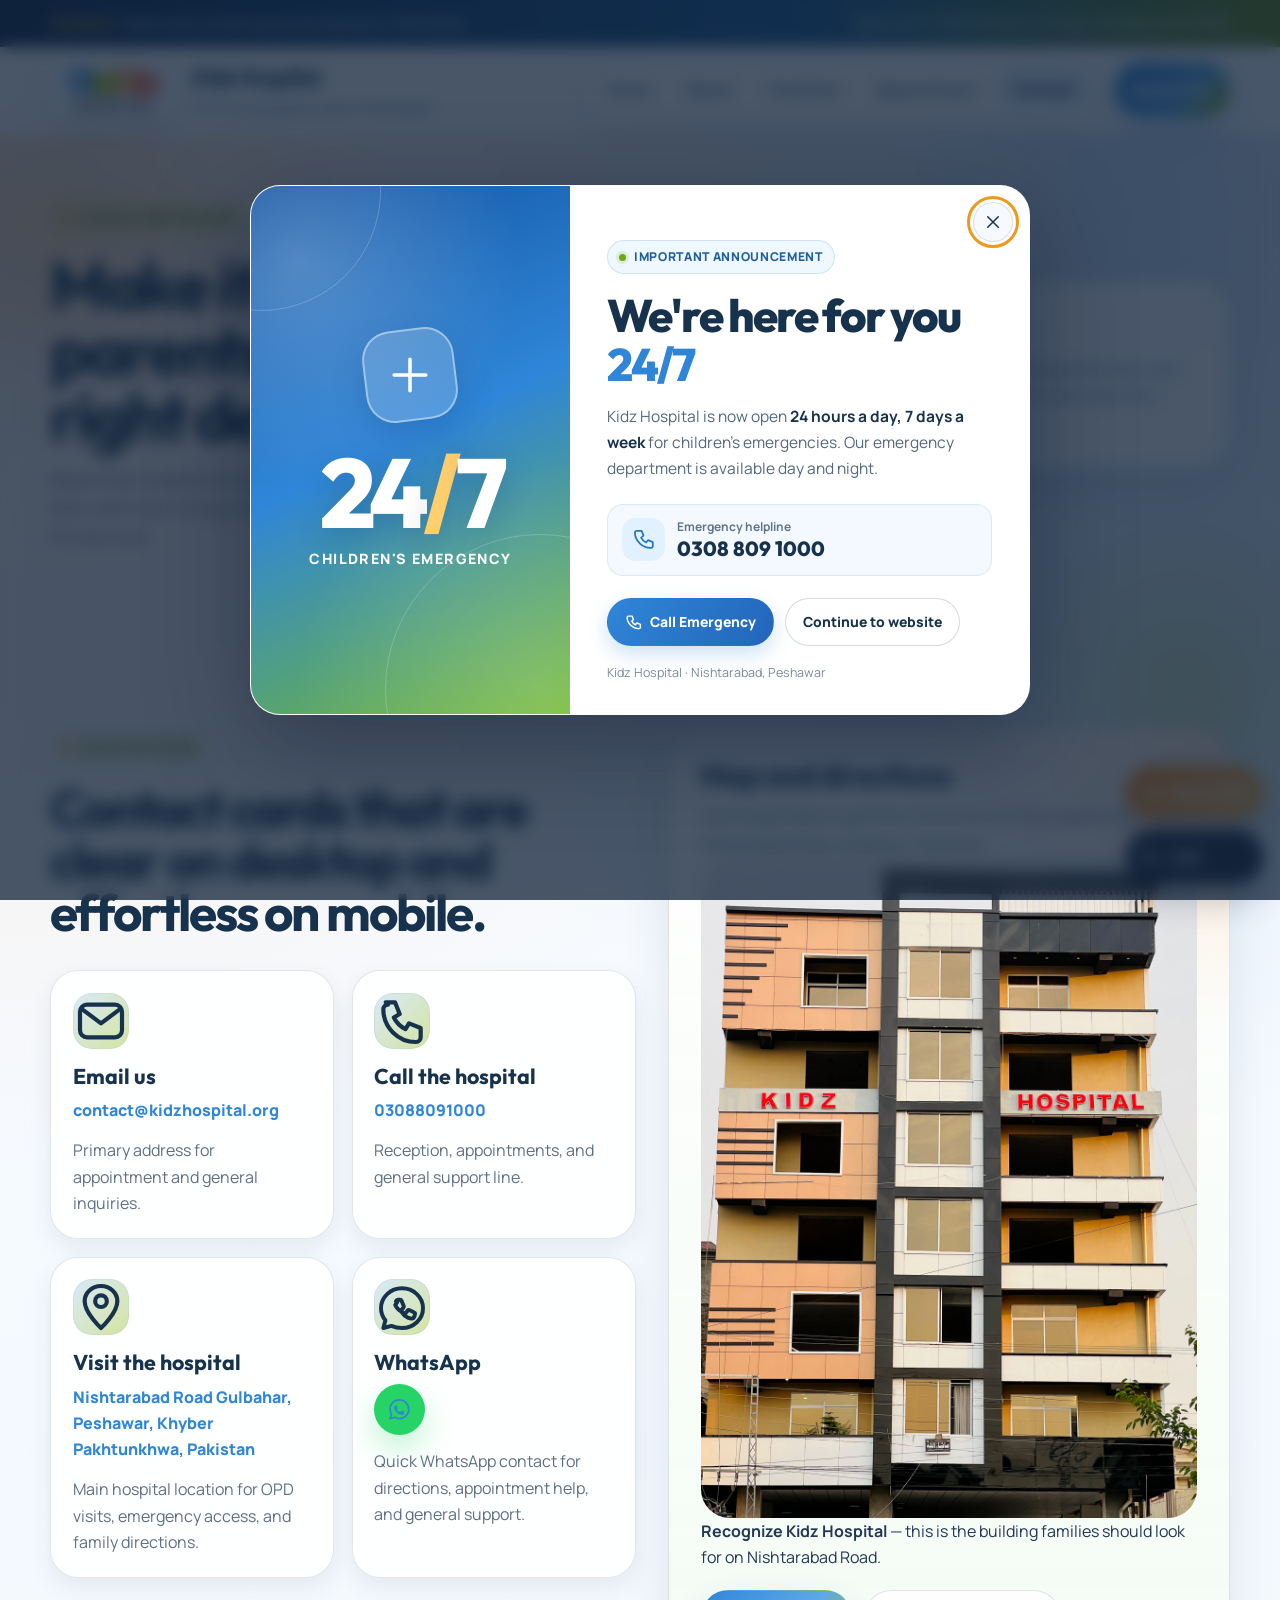
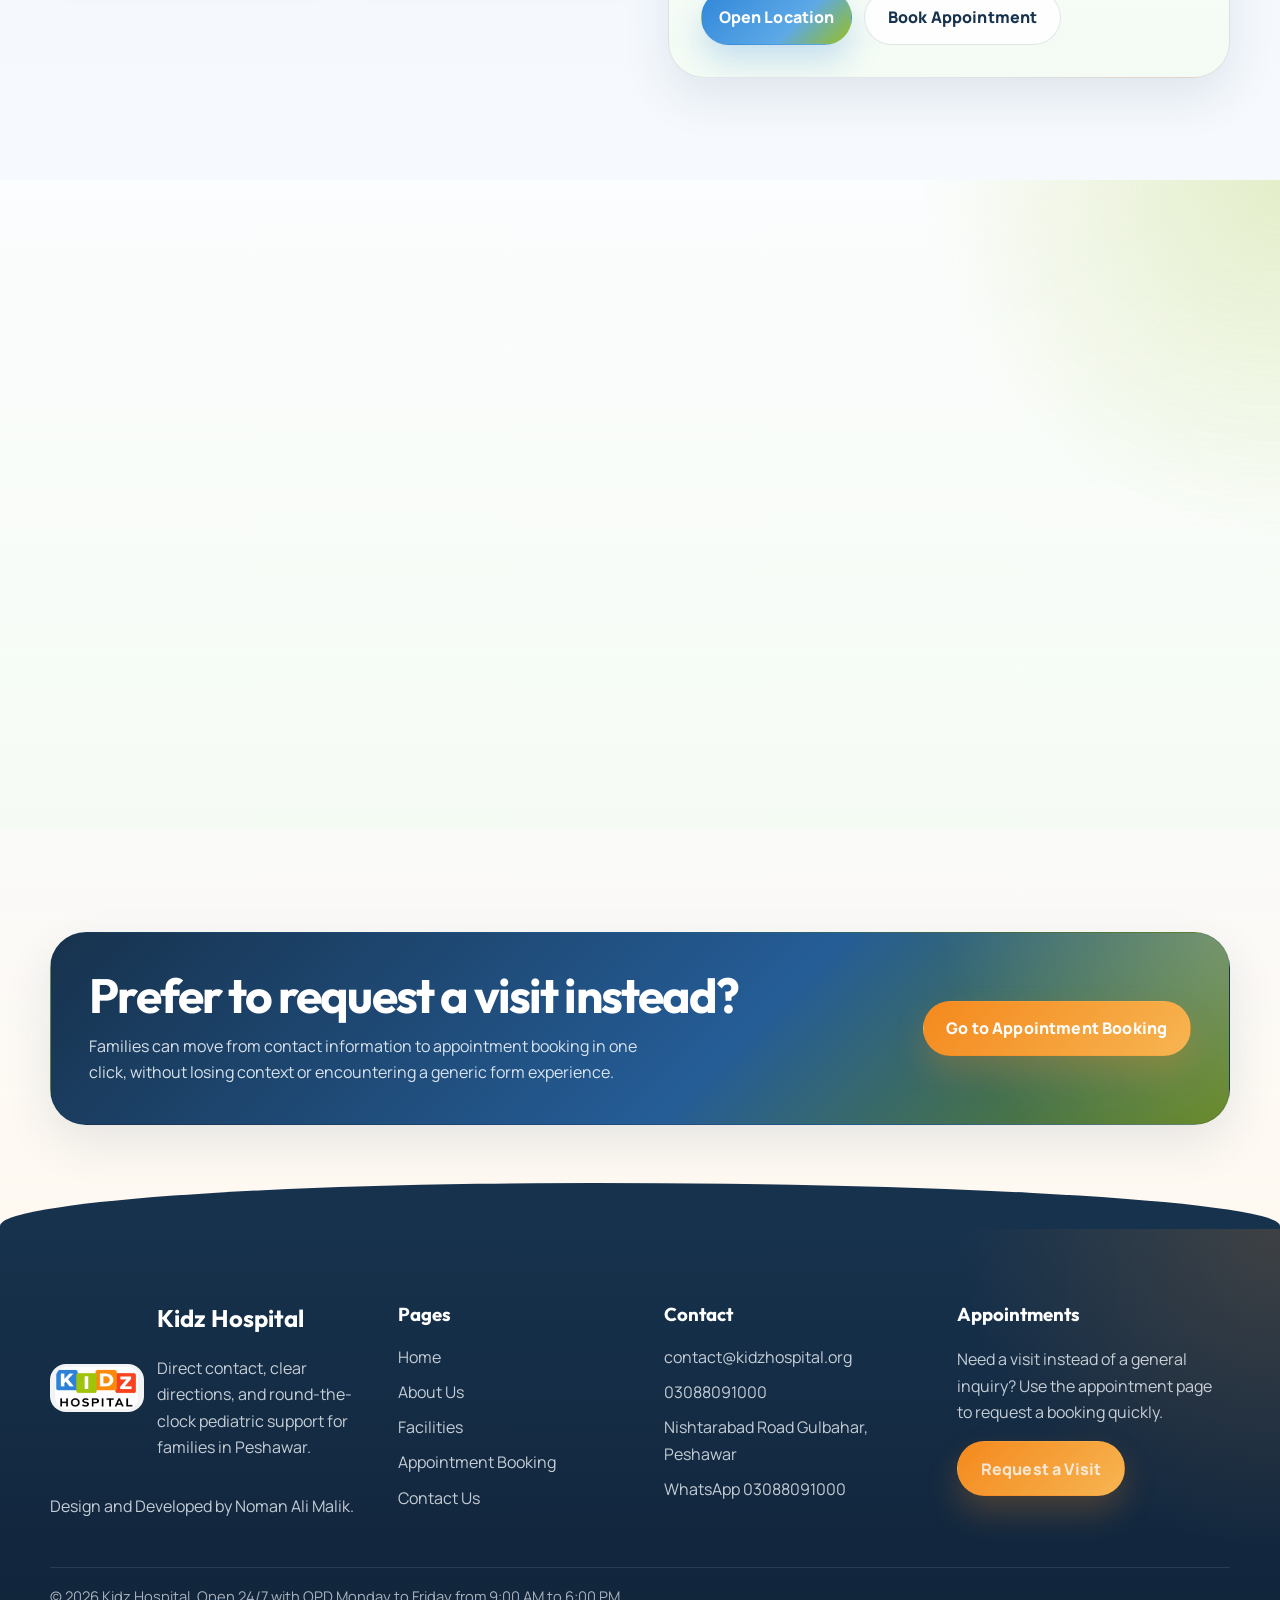
<file: contact.html>
<!DOCTYPE html>
<html lang="en">
  <head>
    <meta charset="utf-8">
    <meta name="viewport" content="width=device-width, initial-scale=1">
    <title>Contact Kidz Hospital | Peshawar</title>
    <meta
      name="description"
      content="Contact Kidz Hospital in Peshawar by phone, email, WhatsApp, or Google Maps. Hospital services run 24/7, with OPD open Monday to Friday from 9:00 AM to 6:00 PM."
    >
    <meta property="og:title" content="Contact Kidz Hospital | Peshawar">
    <meta
      property="og:description"
      content="Reach Kidz Hospital in Peshawar by phone, email, WhatsApp, or Google Maps, with 24/7 emergency, pharmacy, and children ICU support."
    >
    <meta property="og:type" content="website">
    <meta property="og:url" content="https://kidzhospital.org/contact.html">
    <meta property="og:image" content="https://kidzhospital.org/images/branding/og-cover.png">
    <meta name="theme-color" content="#2f86d8">
    <link rel="canonical" href="https://kidzhospital.org/contact.html">
    <link rel="icon" href="images/branding/favicon.svg" type="image/svg+xml">
    <link rel="preconnect" href="https://fonts.googleapis.com">
    <link rel="preconnect" href="https://fonts.gstatic.com" crossorigin>
    <link
      href="https://fonts.googleapis.com/css2?family=Baloo+2:wght@600;700&family=Manrope:wght@400;500;600;700;800&family=Outfit:wght@400;500;600;700;800&display=swap"
      rel="stylesheet"
    >
    <script>document.documentElement.classList.add('js-ready');</script>
    <link rel="stylesheet" href="css/styles.css">
  </head>
  <body data-page="contact">
    <a class="skip-link" href="#main-content">Skip to content</a>

    <div class="topbar">
      <div class="container">
        <div><strong>Contact:</strong> Clear local contact points for families in Peshawar</div>
        <div>Open 24/7 | OPD Monday to Friday, 9:00 AM to 6:00 PM</div>
      </div>
    </div>

    <header class="site-header">
      <div class="container nav-wrap">
        <a class="brand" href="index.html" aria-label="Kidz Hospital home">
          <img class="brand-mark" src="images/branding/brand-mark.jpg" alt="Kidz Hospital logo">
          <span class="brand-text">
            <span class="brand-title">Kidz Hospital</span>
            <span class="brand-subtitle">Premium pediatric care in Peshawar</span>
          </span>
        </a>

        <button class="nav-toggle" type="button" aria-expanded="false" aria-controls="site-nav" aria-label="Toggle navigation">
          <svg viewBox="0 0 24 24" fill="none" stroke="currentColor" stroke-width="2.2" stroke-linecap="round">
            <path d="M4 7H20"></path>
            <path d="M4 12H20"></path>
            <path d="M4 17H20"></path>
          </svg>
        </button>

        <nav class="site-nav" id="site-nav" aria-label="Primary navigation">
          <a href="index.html">Home</a>
          <a href="about.html">About</a>
          <a href="facilities.html">Facilities</a>
          <a href="appointment.html">Appointment</a>
          <a href="contact.html" aria-current="page">Contact</a>
        </nav>

        <a class="button button--small nav-cta" href="appointment.html">Book Visit</a>
      </div>
    </header>

    <main id="main-content">
      <section class="page-hero">
        <div class="container page-hero__grid">
          <div class="reveal">
            <span class="eyebrow">Contact Kidz Hospital</span>
            <h1 class="page-hero__title">Make it easy for parents to reach the right desk, quickly.</h1>
            <p class="page-hero__lead">
              Reach Kidz Hospital through direct phone, email, WhatsApp, and location links, with clear timings
              for OPD, emergency care, pharmacy, and children ICU services.
            </p>
          </div>

          <aside class="page-hero__panel reveal">
            <h2>Contact essentials</h2>
            <p>
              Find the main phone line, address, Google Maps directions, and current service hours in one
              place so parents can reach the hospital without confusion.
            </p>
          </aside>
        </div>
      </section>

      <section class="section">
        <div class="container contact-layout">
          <div>
            <div class="section-header reveal">
              <span class="eyebrow">Reach the team</span>
              <h2 class="section-title">Contact cards that are clear on desktop and effortless on mobile.</h2>
            </div>

            <div class="contact-grid">
              <article class="contact-card reveal">
                <div class="contact-card__icon" aria-hidden="true">
                  <svg viewBox="0 0 24 24" fill="none" stroke="currentColor" stroke-width="1.8" stroke-linecap="round" stroke-linejoin="round">
                    <path d="M4 7L12 13L20 7"></path>
                    <rect x="3" y="5" width="18" height="14" rx="3"></rect>
                  </svg>
                </div>
                <h3>Email us</h3>
                <p><a href="mailto:contact@kidzhospital.org">contact@kidzhospital.org</a></p>
                <div class="contact-card__meta">Primary address for appointment and general inquiries.</div>
              </article>

              <article class="contact-card reveal">
                <div class="contact-card__icon" aria-hidden="true">
                  <svg viewBox="0 0 24 24" fill="none" stroke="currentColor" stroke-width="1.8" stroke-linecap="round" stroke-linejoin="round">
                    <path d="M5 4H9L11 9L8.5 10.5C9.7 12.9 11.1 14.3 13.5 15.5L15 13L20 15V19C20 20.1 19.1 21 18 21C10.3 21 4 14.7 4 7C4 5.9 4.9 5 6 5"></path>
                  </svg>
                </div>
                <h3>Call the hospital</h3>
                <p><a href="tel:03088091000">03088091000</a></p>
                <div class="contact-card__meta">Reception, appointments, and general support line.</div>
              </article>

              <article class="contact-card reveal">
                <div class="contact-card__icon" aria-hidden="true">
                  <svg viewBox="0 0 24 24" fill="none" stroke="currentColor" stroke-width="1.8" stroke-linecap="round" stroke-linejoin="round">
                    <path d="M12 21C12 21 19 14.5 19 9.5C19 5.9 15.9 3 12 3C8.1 3 5 5.9 5 9.5C5 14.5 12 21 12 21Z"></path>
                    <circle cx="12" cy="9.5" r="2.5"></circle>
                  </svg>
                </div>
                <h3>Visit the hospital</h3>
                <p>
                  <a href="https://maps.app.goo.gl/x59yG2KoKNHwrsw7A?g_st=aw" target="_blank" rel="noopener">
                    Nishtarabad Road Gulbahar, Peshawar, Khyber Pakhtunkhwa, Pakistan
                  </a>
                </p>
                <div class="contact-card__meta">Main hospital location for OPD visits, emergency access, and family directions.</div>
              </article>

              <article class="contact-card reveal">
                <div class="contact-card__icon" aria-hidden="true">
                  <svg viewBox="0 0 24 24" fill="none" stroke="currentColor" stroke-width="1.7" stroke-linecap="round" stroke-linejoin="round">
                    <path d="M12 21C16.97 21 21 17.19 21 12.5C21 7.81 16.97 4 12 4C7.03 4 3 7.81 3 12.5C3 14.46 3.71 16.26 4.89 17.68L4 21L7.44 20.12C8.8 20.68 10.35 21 12 21Z"></path>
                    <path d="M9.4 9.55C9.67 8.93 10 8.9 10.3 8.89C10.55 8.88 10.84 8.88 11.13 8.88C11.35 8.88 11.65 8.97 11.83 9.38C12.06 9.9 12.61 11.27 12.69 11.44C12.77 11.61 12.82 11.82 12.7 12.03C12.58 12.24 12.52 12.37 12.34 12.58C12.16 12.79 11.96 13.05 11.8 13.22C11.62 13.41 11.42 13.61 11.69 14.02C11.96 14.43 12.91 15.91 14.47 16.56C15.77 17.1 16.03 16.99 16.31 16.96C16.59 16.93 17.2 16.35 17.4 15.77C17.6 15.19 17.6 14.69 17.54 14.58C17.48 14.47 17.31 14.4 17.03 14.26C16.75 14.12 15.38 13.45 15.12 13.36C14.86 13.27 14.67 13.22 14.48 13.49C14.29 13.76 13.74 14.4 13.58 14.59C13.42 14.78 13.26 14.8 12.98 14.66C12.7 14.52 11.8 14.23 10.73 13.28C9.9 12.54 9.33 11.62 9.17 11.34C9.01 11.06 9.15 10.91 9.29 10.78C9.42 10.66 9.57 10.47 9.71 10.31C9.85 10.15 9.89 10.03 9.98 9.84C10.07 9.65 10.03 9.48 9.96 9.34C9.89 9.2 9.4 9.55 9.4 9.55Z"></path>
                  </svg>
                </div>
                <h3>WhatsApp</h3>
                <p>
                  <a
                    class="contact-link-icon contact-link-icon--whatsapp"
                    href="https://wa.me/923088091000"
                    target="_blank"
                    rel="noopener"
                    aria-label="Chat with Kidz Hospital on WhatsApp"
                  >
                    <svg viewBox="0 0 24 24" fill="currentColor" aria-hidden="true">
                      <path d="M19.05 4.93A9.82 9.82 0 0 0 12.03 2C6.6 2 2.18 6.42 2.18 11.86c0 1.74.45 3.44 1.31 4.94L2 22l5.36-1.41a9.82 9.82 0 0 0 4.67 1.19h.01c5.43 0 9.85-4.42 9.85-9.86a9.8 9.8 0 0 0-2.84-6.99Zm-7.02 15.18h-.01a8.16 8.16 0 0 1-4.16-1.14l-.3-.18-3.18.84.85-3.1-.2-.32a8.16 8.16 0 0 1-1.25-4.35c0-4.52 3.68-8.2 8.21-8.2a8.1 8.1 0 0 1 5.8 2.41 8.13 8.13 0 0 1 2.4 5.79c0 4.52-3.68 8.2-8.16 8.2Zm4.5-6.15c-.25-.13-1.48-.73-1.71-.81-.23-.08-.39-.12-.56.13-.16.24-.64.81-.78.97-.14.16-.28.18-.53.06-.25-.13-1.05-.39-2-.24-.74-.66-1.25-1.47-1.4-1.72-.15-.25-.02-.38.11-.5.11-.11.25-.28.37-.42.12-.14.16-.24.24-.4.08-.16.04-.3-.02-.42-.06-.12-.56-1.35-.76-1.84-.2-.48-.41-.42-.56-.43-.14 0-.3-.01-.46-.01-.16 0-.42.06-.64.3-.22.24-.84.82-.84 2s.86 2.32.98 2.48c.12.16 1.69 2.58 4.09 3.61.57.25 1.02.4 1.37.51.58.18 1.11.15 1.53.09.47-.07 1.48-.6 1.69-1.18.21-.58.21-1.08.15-1.18-.06-.1-.22-.16-.47-.29Z"></path>
                    </svg>
                  </a>
                </p>
                <div class="contact-card__meta">Quick WhatsApp contact for directions, appointment help, and general support.</div>
              </article>
            </div>
          </div>

          <aside class="map-card reveal">
            <h2>Map and directions</h2>
            <p>
              Use Google Maps to get direct directions to Kidz Hospital on Nishtarabad Road, Gulbahar,
              Peshawar.
            </p>
            <img src="images/illustrations/hospital-building.png" alt="Kidz Hospital building facade in Peshawar">
            <div class="map-card__caption">
              <strong>Recognize Kidz Hospital</strong> — this is the building families should look for on Nishtarabad Road.
            </div>
            <div class="map-card__actions">
              <a
                class="button button--small"
                href="https://maps.app.goo.gl/x59yG2KoKNHwrsw7A?g_st=aw"
                target="_blank"
                rel="noopener"
              >Open Location</a>
              <a class="button button--ghost" href="appointment.html">Book Appointment</a>
            </div>
          </aside>
        </div>
      </section>

      <section class="section section--mint">
        <div class="container split-grid">
          <article class="feature-panel reveal">
            <span class="eyebrow">Opening hours</span>
            <h2>Hospital services are available around the clock, with fixed OPD timings.</h2>
            <p>
              Kidz Hospital remains open 24/7 for essential services, while OPD follows scheduled weekday hours.
            </p>
            <ul class="hours-list">
              <li>Hospital: Open 24/7</li>
              <li>OPD: Monday to Friday, 9:00 AM to 6:00 PM</li>
              <li>Children Emergency: Open 24/7</li>
              <li>Children ICU: Open 24/7</li>
              <li>Pharmacy: Open 24/7</li>
            </ul>
          </article>

          <aside class="note-panel reveal">
            <h3>Emergency guidance</h3>
            <p>
              For urgent pediatric care, contact the hospital immediately or come directly to the children
              emergency desk at any time, day or night.
            </p>
            <div class="pill-list u-mt-1">
              <span class="pill">Children emergency 24/7</span>
              <span class="pill">Local directions</span>
              <span class="pill">Children ICU 24/7</span>
              <span class="pill">Pharmacy 24/7</span>
              <span class="pill">WhatsApp 03088091000</span>
            </div>
          </aside>
        </div>
      </section>

      <section class="section section--soft">
        <div class="container">
          <div class="cta-band reveal">
            <div class="cta-band__grid">
              <div>
                <h2>Prefer to request a visit instead?</h2>
                <p>
                  Families can move from contact information to appointment booking in one click, without losing
                  context or encountering a generic form experience.
                </p>
              </div>
              <div>
                <a class="button button--secondary" href="appointment.html">Go to Appointment Booking</a>
              </div>
            </div>
          </div>
        </div>
      </section>
    </main>

    <footer class="site-footer">
      <div class="container footer-grid">
        <section class="footer-block">
          <div class="footer-brand">
            <img src="images/branding/brand-mark.jpg" alt="Kidz Hospital logo">
            <div>
              <h2>Kidz Hospital</h2>
              <p>Direct contact, clear directions, and round-the-clock pediatric support for families in Peshawar.</p>
            </div>
          </div>
          <p>
            Design and Developed by <a href="https://nomanmalik.co.uk/" target="_blank" rel="noopener">Noman Ali Malik</a>.
          </p>
        </section>

        <section class="footer-block">
          <h3>Pages</h3>
          <ul>
            <li><a href="index.html">Home</a></li>
            <li><a href="about.html">About Us</a></li>
            <li><a href="facilities.html">Facilities</a></li>
            <li><a href="appointment.html">Appointment Booking</a></li>
            <li><a href="contact.html">Contact Us</a></li>
          </ul>
        </section>

        <section class="footer-block">
          <h3>Contact</h3>
          <ul>
            <li><a href="mailto:contact@kidzhospital.org">contact@kidzhospital.org</a></li>
            <li><a href="tel:03088091000">03088091000</a></li>
            <li><a href="https://maps.app.goo.gl/x59yG2KoKNHwrsw7A?g_st=aw" target="_blank" rel="noopener">Nishtarabad Road Gulbahar, Peshawar</a></li>
            <li><a href="https://wa.me/923088091000" target="_blank" rel="noopener">WhatsApp 03088091000</a></li>
          </ul>
        </section>

        <section class="footer-block">
          <h3>Appointments</h3>
          <p>Need a visit instead of a general inquiry? Use the appointment page to request a booking quickly.</p>
          <div class="footer-cta">
            <a class="button button--secondary" href="appointment.html">Request a Visit</a>
          </div>
        </section>
      </div>

      <div class="container footer-note">
        © <span class="js-year"></span> Kidz Hospital. Open 24/7 with OPD Monday to Friday from 9:00 AM to 6:00 PM.
      </div>
    </footer>

    <div class="quick-actions" aria-label="Quick actions">
      <a class="quick-action quick-action--accent" href="appointment.html">
        <svg viewBox="0 0 24 24" fill="none" stroke="currentColor" stroke-width="2" stroke-linecap="round">
          <path d="M7 3V6"></path>
          <path d="M17 3V6"></path>
          <rect x="4" y="5" width="16" height="15" rx="3"></rect>
          <path d="M4 10H20"></path>
        </svg>
        <span class="quick-action__label">Book Visit</span>
      </a>
      <a class="quick-action" href="tel:03088091000">
        <svg viewBox="0 0 24 24" fill="none" stroke="currentColor" stroke-width="2" stroke-linecap="round">
          <path d="M5 4H9L11 9L8.5 10.5C9.7 12.9 11.1 14.3 13.5 15.5L15 13L20 15V19C20 20.1 19.1 21 18 21C10.3 21 4 14.7 4 7C4 5.9 4.9 5 6 5"></path>
        </svg>
        <span class="quick-action__label">Call</span>
      </a>
    </div>

    <script src="js/script.js"></script>
  </body>
</html>
</file>
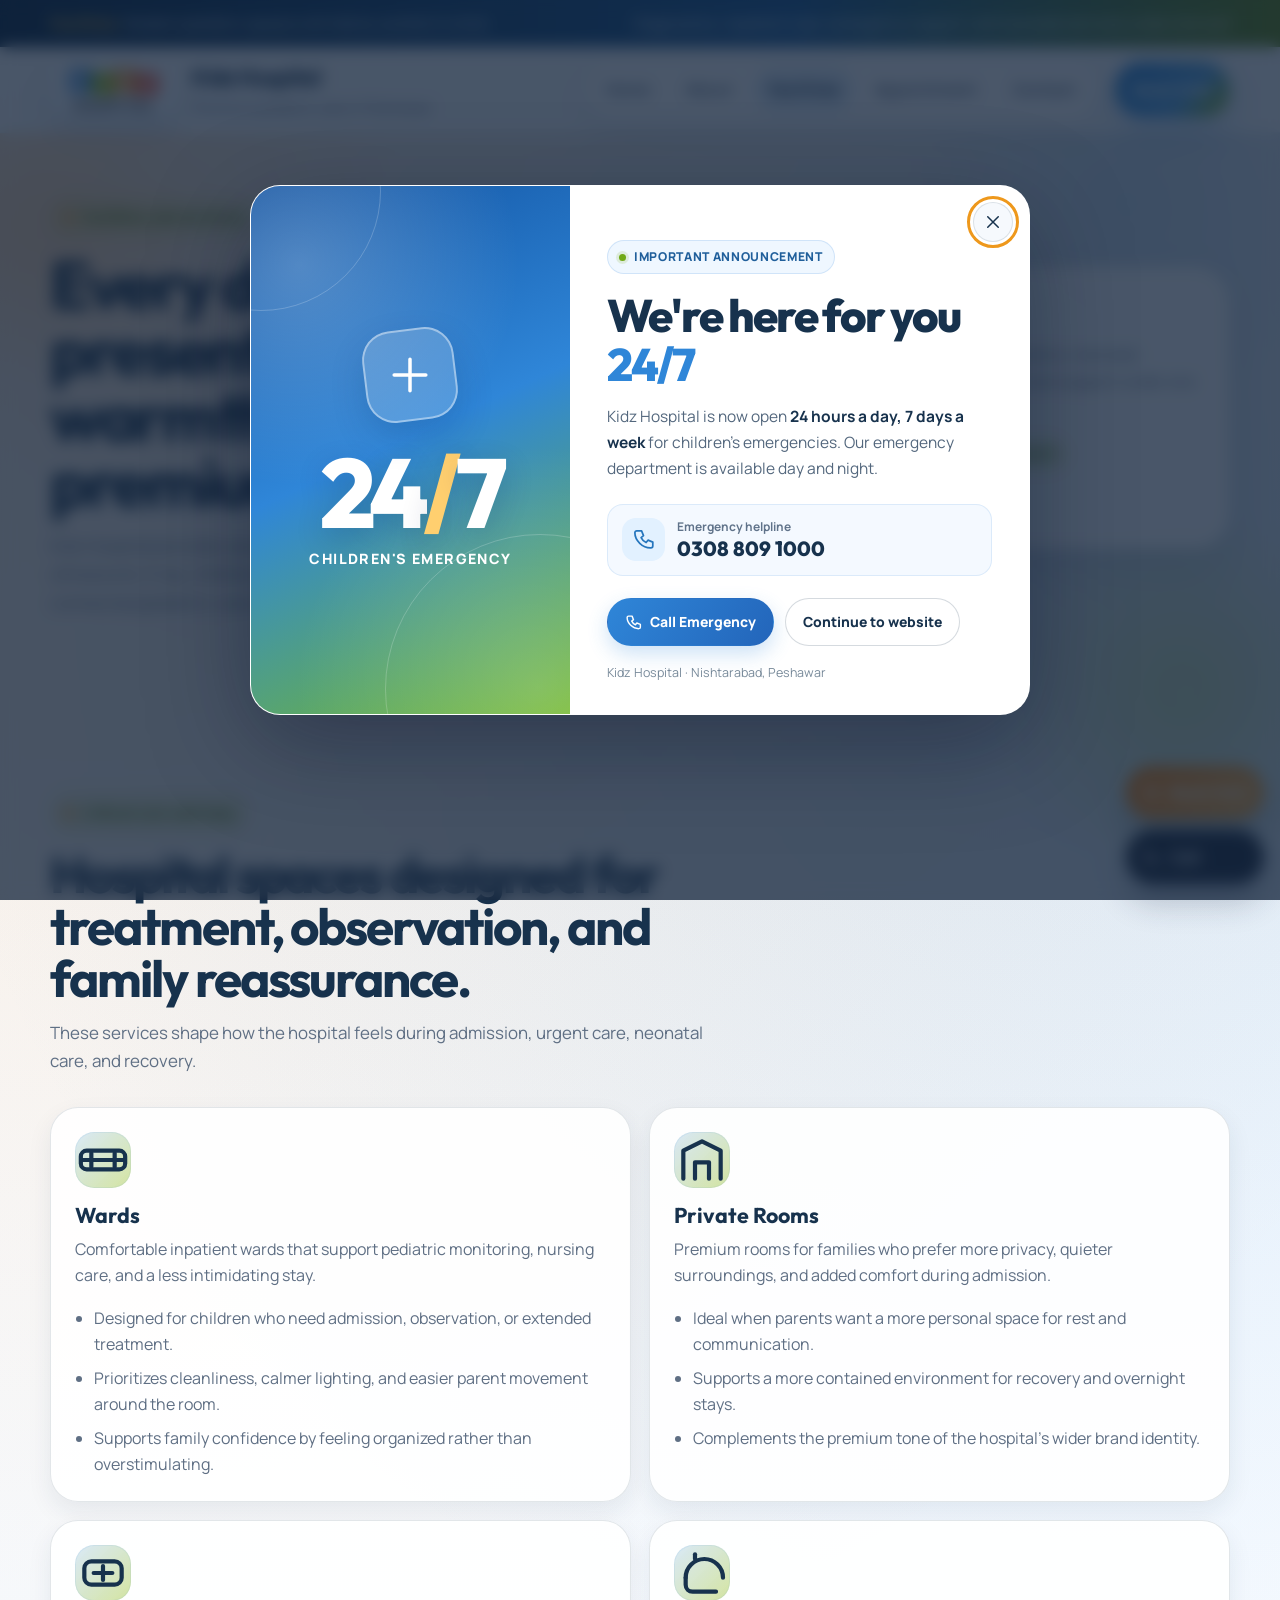
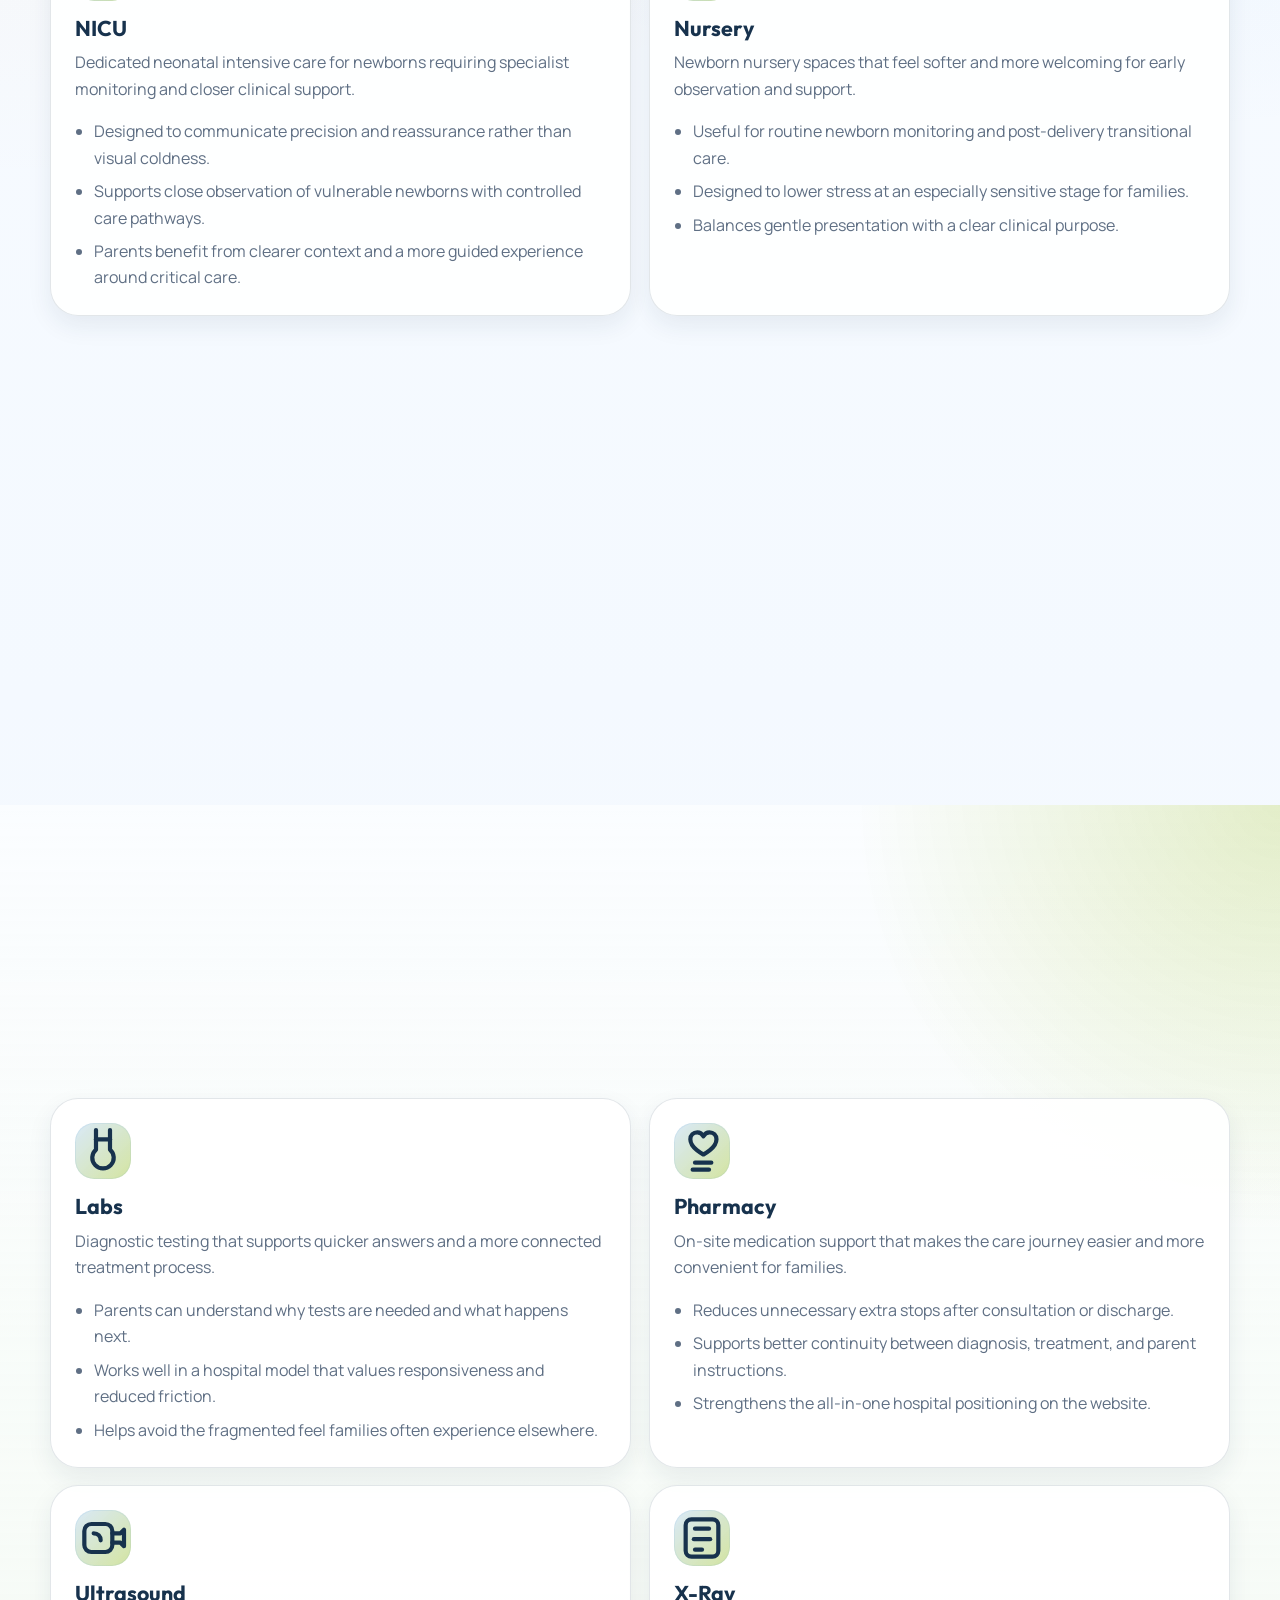
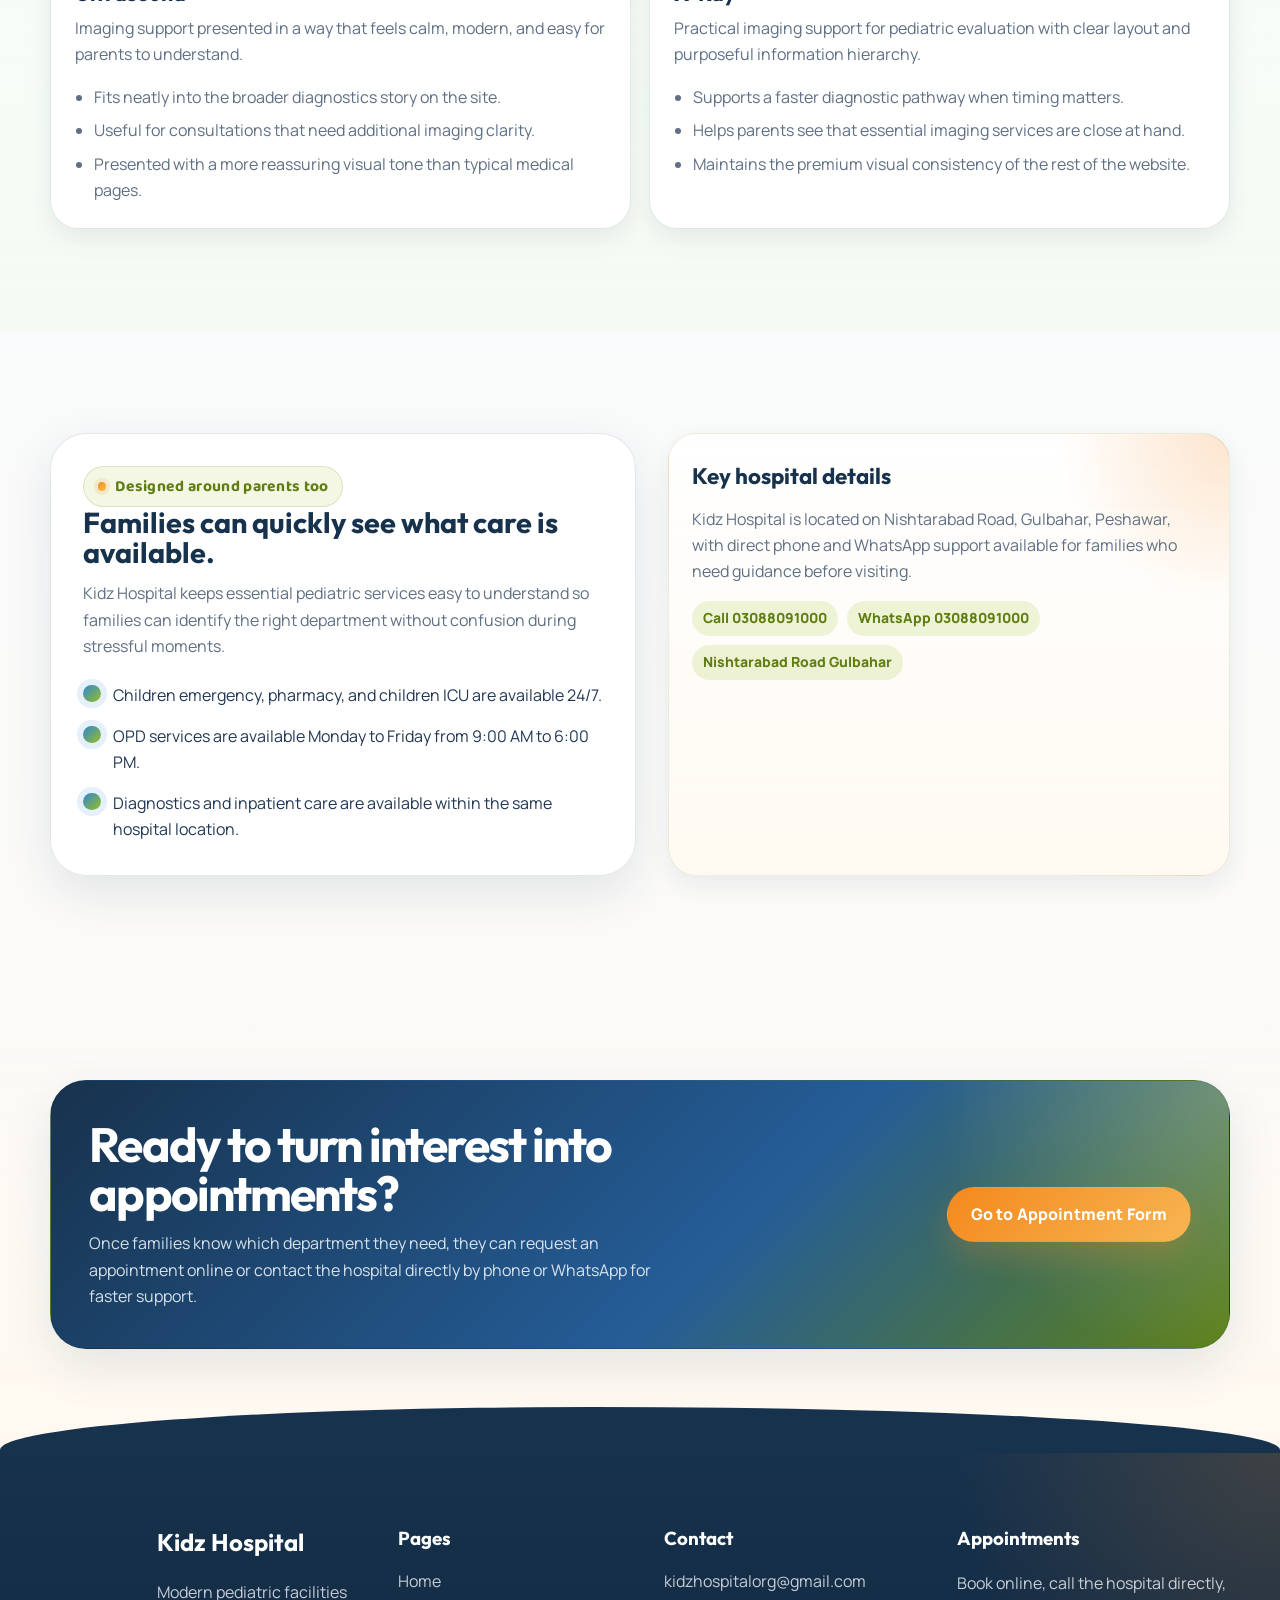
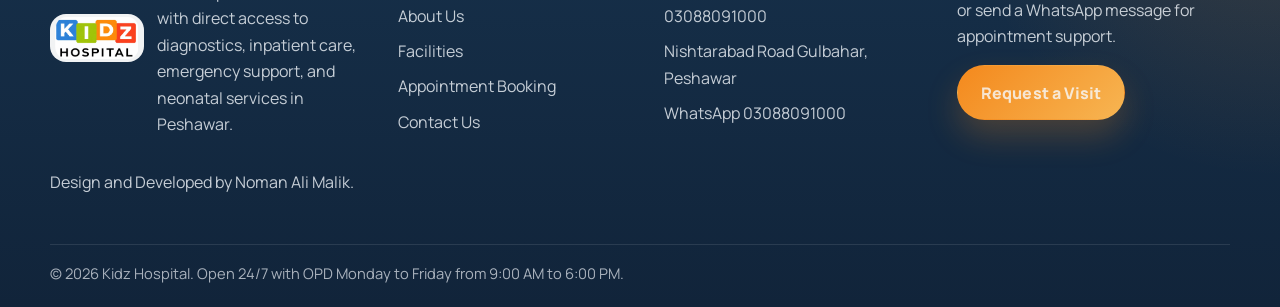
<file: facilities.html>
<!DOCTYPE html>
<html lang="en">
  <head>
    <meta charset="utf-8">
    <meta name="viewport" content="width=device-width, initial-scale=1">
    <title>Facilities and Services | Kidz Hospital Peshawar</title>
    <meta
      name="description"
      content="Explore Kidz Hospital facilities including wards, private rooms, labs, pharmacy, NICU, nursery, ultrasound, X-ray, children emergency, and children ICU."
    >
    <meta property="og:title" content="Facilities and Services | Kidz Hospital Peshawar">
    <meta
      property="og:description"
      content="A premium presentation of pediatric facilities and services for families in Peshawar."
    >
    <meta property="og:type" content="website">
    <meta property="og:url" content="https://kidzhospital.org/facilities.html">
    <meta property="og:image" content="https://kidzhospital.org/images/branding/og-cover.png">
    <meta name="theme-color" content="#2f86d8">
    <link rel="canonical" href="https://kidzhospital.org/facilities.html">
    <link rel="icon" href="images/branding/favicon.svg" type="image/svg+xml">
    <link rel="preconnect" href="https://fonts.googleapis.com">
    <link rel="preconnect" href="https://fonts.gstatic.com" crossorigin>
    <link
      href="https://fonts.googleapis.com/css2?family=Baloo+2:wght@600;700&family=Manrope:wght@400;500;600;700;800&family=Outfit:wght@400;500;600;700;800&display=swap"
      rel="stylesheet"
    >
    <script>document.documentElement.classList.add('js-ready');</script>
    <link rel="stylesheet" href="css/styles.css">
  </head>
  <body data-page="facilities">
    <a class="skip-link" href="#main-content">Skip to content</a>

    <div class="topbar">
      <div class="container">
        <div><strong>Facilities:</strong> Modern pediatric spaces with family comfort in mind</div>
        <div>Diagnostics, inpatient care, emergency support, and neonatal services under one roof</div>
      </div>
    </div>

    <header class="site-header">
      <div class="container nav-wrap">
        <a class="brand" href="index.html" aria-label="Kidz Hospital home">
          <img class="brand-mark" src="images/branding/brand-mark.jpg" alt="Kidz Hospital logo">
          <span class="brand-text">
            <span class="brand-title">Kidz Hospital</span>
            <span class="brand-subtitle">Premium pediatric care in Peshawar</span>
          </span>
        </a>

        <button class="nav-toggle" type="button" aria-expanded="false" aria-controls="site-nav" aria-label="Toggle navigation">
          <svg viewBox="0 0 24 24" fill="none" stroke="currentColor" stroke-width="2.2" stroke-linecap="round">
            <path d="M4 7H20"></path>
            <path d="M4 12H20"></path>
            <path d="M4 17H20"></path>
          </svg>
        </button>

        <nav class="site-nav" id="site-nav" aria-label="Primary navigation">
          <a href="index.html">Home</a>
          <a href="about.html">About</a>
          <a href="facilities.html" aria-current="page">Facilities</a>
          <a href="appointment.html">Appointment</a>
          <a href="contact.html">Contact</a>
        </nav>

        <a class="button button--small nav-cta" href="appointment.html">Book Visit</a>
      </div>
    </header>

    <main id="main-content">
      <section class="page-hero">
        <div class="container page-hero__grid">
          <div class="reveal">
            <span class="eyebrow">Facilities and services</span>
            <h1 class="page-hero__title">Every department presented with warmth, clarity, and premium structure.</h1>
            <p class="page-hero__lead">
              Kidz Hospital provides wards, private rooms, labs, pharmacy, NICU, nursery, ultrasound, X-ray,
              children emergency, and children ICU services in one connected pediatric care environment.
            </p>
          </div>

          <aside class="page-hero__panel reveal">
            <h2>Facilities at a glance</h2>
            <p>
              Families can access inpatient care, diagnostics, neonatal support, emergency services, and
              critical care support under one roof in Peshawar.
            </p>
            <div class="pill-list u-mt-1">
              <span class="pill">Children emergency 24/7</span>
              <span class="pill">Children ICU 24/7</span>
              <span class="pill">Pharmacy 24/7</span>
            </div>
          </aside>
        </div>
      </section>

      <section class="section">
        <div class="container">
          <div class="section-header reveal">
            <span class="eyebrow">Critical care and stay</span>
            <h2 class="section-title">Hospital spaces designed for treatment, observation, and family reassurance.</h2>
            <p class="section-lead">
              These services shape how the hospital feels during admission, urgent care, neonatal care, and recovery.
            </p>
          </div>

          <div class="services-grid">
            <article class="service-card reveal">
              <div class="icon-badge" aria-hidden="true">
                <svg viewBox="0 0 24 24" fill="none" stroke="currentColor" stroke-width="1.8" stroke-linecap="round" stroke-linejoin="round">
                  <path d="M3 12H21"></path>
                  <path d="M7 9V15"></path>
                  <path d="M17 9V15"></path>
                  <rect x="2.5" y="8" width="19" height="8" rx="2.5"></rect>
                </svg>
              </div>
              <h3>Wards</h3>
              <p>Comfortable inpatient wards that support pediatric monitoring, nursing care, and a less intimidating stay.</p>
              <ul>
                <li>Designed for children who need admission, observation, or extended treatment.</li>
                <li>Prioritizes cleanliness, calmer lighting, and easier parent movement around the room.</li>
                <li>Supports family confidence by feeling organized rather than overstimulating.</li>
              </ul>
            </article>

            <article class="service-card reveal">
              <div class="icon-badge" aria-hidden="true">
                <svg viewBox="0 0 24 24" fill="none" stroke="currentColor" stroke-width="1.8" stroke-linecap="round" stroke-linejoin="round">
                  <path d="M4 20V8L12 4L20 8V20"></path>
                  <path d="M9 20V13H15V20"></path>
                </svg>
              </div>
              <h3>Private Rooms</h3>
              <p>Premium rooms for families who prefer more privacy, quieter surroundings, and added comfort during admission.</p>
              <ul>
                <li>Ideal when parents want a more personal space for rest and communication.</li>
                <li>Supports a more contained environment for recovery and overnight stays.</li>
                <li>Complements the premium tone of the hospital’s wider brand identity.</li>
              </ul>
            </article>

            <article class="service-card reveal">
              <div class="icon-badge" aria-hidden="true">
                <svg viewBox="0 0 24 24" fill="none" stroke="currentColor" stroke-width="1.8" stroke-linecap="round" stroke-linejoin="round">
                  <rect x="4" y="7" width="16" height="10" rx="3"></rect>
                  <path d="M8 12H16"></path>
                  <path d="M12 9V15"></path>
                </svg>
              </div>
              <h3>NICU</h3>
              <p>Dedicated neonatal intensive care for newborns requiring specialist monitoring and closer clinical support.</p>
              <ul>
                <li>Designed to communicate precision and reassurance rather than visual coldness.</li>
                <li>Supports close observation of vulnerable newborns with controlled care pathways.</li>
                <li>Parents benefit from clearer context and a more guided experience around critical care.</li>
              </ul>
            </article>

            <article class="service-card reveal">
              <div class="icon-badge" aria-hidden="true">
                <svg viewBox="0 0 24 24" fill="none" stroke="currentColor" stroke-width="1.8" stroke-linecap="round" stroke-linejoin="round">
                  <path d="M5 14C5 9.6 8.6 6 13 6C17.4 6 21 9.6 21 14"></path>
                  <path d="M5 14V17C5 18.7 6.3 20 8 20H18"></path>
                  <path d="M9 6V4"></path>
                </svg>
              </div>
              <h3>Nursery</h3>
              <p>Newborn nursery spaces that feel softer and more welcoming for early observation and support.</p>
              <ul>
                <li>Useful for routine newborn monitoring and post-delivery transitional care.</li>
                <li>Designed to lower stress at an especially sensitive stage for families.</li>
                <li>Balances gentle presentation with a clear clinical purpose.</li>
              </ul>
            </article>

            <article class="service-card reveal">
              <div class="icon-badge" aria-hidden="true">
                <svg viewBox="0 0 24 24" fill="none" stroke="currentColor" stroke-width="1.8" stroke-linecap="round" stroke-linejoin="round">
                  <path d="M12 3L4 13H11L10 21L20 9H13L12 3Z"></path>
                </svg>
              </div>
              <h3>Children Emergency</h3>
              <p>Urgent pediatric care pathways for situations that require faster triage, evaluation, and treatment decisions.</p>
              <ul>
                <li>Communicates readiness for urgent pediatric support in a clear, direct way.</li>
                <li>Helps parents understand where to turn first when symptoms need quick attention.</li>
                <li>Fits naturally into the hospital’s trust-building and conversion flow.</li>
              </ul>
            </article>

            <article class="service-card reveal">
              <div class="icon-badge" aria-hidden="true">
                <svg viewBox="0 0 24 24" fill="none" stroke="currentColor" stroke-width="1.8" stroke-linecap="round" stroke-linejoin="round">
                  <rect x="3" y="5" width="18" height="14" rx="3"></rect>
                  <path d="M7 15L10 12L12 14L16 10L18 12"></path>
                </svg>
              </div>
              <h3>Children ICU</h3>
              <p>High-dependency pediatric intensive care for children who require closer monitoring and more advanced support.</p>
              <ul>
                <li>Signals serious capability while preserving a composed visual tone for families.</li>
                <li>Supports the hospital’s image as a full-service pediatric destination.</li>
                <li>Works alongside emergency, inpatient, and diagnostic departments in a connected journey.</li>
              </ul>
            </article>
          </div>
        </div>
      </section>

      <section class="section section--mint">
        <div class="container">
          <div class="section-header reveal">
            <span class="eyebrow">Diagnostics and support</span>
            <h2 class="section-title">Fast, dependable support services that keep care moving.</h2>
          </div>

          <div class="services-grid">
            <article class="service-card reveal">
              <div class="icon-badge" aria-hidden="true">
                <svg viewBox="0 0 24 24" fill="none" stroke="currentColor" stroke-width="1.8" stroke-linecap="round" stroke-linejoin="round">
                  <path d="M9 3V11.4A4.6 4.6 0 1 0 15 11.4V3"></path>
                  <path d="M9 7H15"></path>
                </svg>
              </div>
              <h3>Labs</h3>
              <p>Diagnostic testing that supports quicker answers and a more connected treatment process.</p>
              <ul>
                <li>Parents can understand why tests are needed and what happens next.</li>
                <li>Works well in a hospital model that values responsiveness and reduced friction.</li>
                <li>Helps avoid the fragmented feel families often experience elsewhere.</li>
              </ul>
            </article>

            <article class="service-card reveal">
              <div class="icon-badge" aria-hidden="true">
                <svg viewBox="0 0 24 24" fill="none" stroke="currentColor" stroke-width="1.8" stroke-linecap="round" stroke-linejoin="round">
                  <path d="M7 7C7 5.3 8.3 4 10 4C11.2 4 12.1 4.7 12.6 5.7C13.1 4.7 14 4 15.2 4C16.9 4 18.2 5.3 18.2 7C18.2 10.8 12.6 13.5 12.6 13.5C12.6 13.5 7 10.8 7 7Z"></path>
                  <path d="M9 17H16"></path>
                  <path d="M8 20H15"></path>
                </svg>
              </div>
              <h3>Pharmacy</h3>
              <p>On-site medication support that makes the care journey easier and more convenient for families.</p>
              <ul>
                <li>Reduces unnecessary extra stops after consultation or discharge.</li>
                <li>Supports better continuity between diagnosis, treatment, and parent instructions.</li>
                <li>Strengthens the all-in-one hospital positioning on the website.</li>
              </ul>
            </article>

            <article class="service-card reveal">
              <div class="icon-badge" aria-hidden="true">
                <svg viewBox="0 0 24 24" fill="none" stroke="currentColor" stroke-width="1.8" stroke-linecap="round" stroke-linejoin="round">
                  <rect x="4" y="6" width="12" height="12" rx="3"></rect>
                  <path d="M16 10H19.5L21 8.5V15.5L19.5 14H16"></path>
                  <path d="M8 10C9.8 10 11 11.2 11 13"></path>
                </svg>
              </div>
              <h3>Ultrasound</h3>
              <p>Imaging support presented in a way that feels calm, modern, and easy for parents to understand.</p>
              <ul>
                <li>Fits neatly into the broader diagnostics story on the site.</li>
                <li>Useful for consultations that need additional imaging clarity.</li>
                <li>Presented with a more reassuring visual tone than typical medical pages.</li>
              </ul>
            </article>

            <article class="service-card reveal">
              <div class="icon-badge" aria-hidden="true">
                <svg viewBox="0 0 24 24" fill="none" stroke="currentColor" stroke-width="1.8" stroke-linecap="round" stroke-linejoin="round">
                  <rect x="5" y="4" width="14" height="16" rx="2.5"></rect>
                  <path d="M9 8H15"></path>
                  <path d="M8.5 12.5H15.5"></path>
                  <path d="M9 17H12"></path>
                </svg>
              </div>
              <h3>X-Ray</h3>
              <p>Practical imaging support for pediatric evaluation with clear layout and purposeful information hierarchy.</p>
              <ul>
                <li>Supports a faster diagnostic pathway when timing matters.</li>
                <li>Helps parents see that essential imaging services are close at hand.</li>
                <li>Maintains the premium visual consistency of the rest of the website.</li>
              </ul>
            </article>
          </div>
        </div>
      </section>

      <section class="section">
        <div class="container split-grid">
          <article class="feature-panel reveal">
            <span class="eyebrow">Designed around parents too</span>
            <h2>Families can quickly see what care is available.</h2>
            <p>
              Kidz Hospital keeps essential pediatric services easy to understand so families can identify the
              right department without confusion during stressful moments.
            </p>
            <ul class="benefit-list">
              <li>Children emergency, pharmacy, and children ICU are available 24/7.</li>
              <li>OPD services are available Monday to Friday from 9:00 AM to 6:00 PM.</li>
              <li>Diagnostics and inpatient care are available within the same hospital location.</li>
            </ul>
          </article>

          <aside class="note-panel reveal">
            <h3>Key hospital details</h3>
            <p>
              Kidz Hospital is located on Nishtarabad Road, Gulbahar, Peshawar, with direct phone and WhatsApp
              support available for families who need guidance before visiting.
            </p>
            <div class="pill-list u-mt-1">
              <span class="pill">Call 03088091000</span>
              <span class="pill">WhatsApp 03088091000</span>
              <span class="pill">Nishtarabad Road Gulbahar</span>
            </div>
          </aside>
        </div>
      </section>

      <section class="section section--soft">
        <div class="container">
          <div class="cta-band reveal">
            <div class="cta-band__grid">
              <div>
                <h2>Ready to turn interest into appointments?</h2>
                <p>
                  Once families know which department they need, they can request an appointment online or
                  contact the hospital directly by phone or WhatsApp for faster support.
                </p>
              </div>
              <div>
                <a class="button button--secondary" href="appointment.html">Go to Appointment Form</a>
              </div>
            </div>
          </div>
        </div>
      </section>
    </main>

    <footer class="site-footer">
      <div class="container footer-grid">
        <section class="footer-block">
          <div class="footer-brand">
            <img src="images/branding/brand-mark.jpg" alt="Kidz Hospital logo">
            <div>
              <h2>Kidz Hospital</h2>
              <p>Modern pediatric facilities with direct access to diagnostics, inpatient care, emergency support, and neonatal services in Peshawar.</p>
            </div>
          </div>
          <p>
            Design and Developed by <a href="https://nomanmalik.co.uk/" target="_blank" rel="noopener">Noman Ali Malik</a>.
          </p>
        </section>

        <section class="footer-block">
          <h3>Pages</h3>
          <ul>
            <li><a href="index.html">Home</a></li>
            <li><a href="about.html">About Us</a></li>
            <li><a href="facilities.html">Facilities</a></li>
            <li><a href="appointment.html">Appointment Booking</a></li>
            <li><a href="contact.html">Contact Us</a></li>
          </ul>
        </section>

        <section class="footer-block">
          <h3>Contact</h3>
          <ul>
            <li><a href="mailto:kidzhospitalorg@gmail.com">kidzhospitalorg@gmail.com</a></li>
            <li><a href="tel:03088091000">03088091000</a></li>
            <li><a href="https://maps.app.goo.gl/x59yG2KoKNHwrsw7A?g_st=aw" target="_blank" rel="noopener">Nishtarabad Road Gulbahar, Peshawar</a></li>
            <li><a href="https://wa.me/923088091000" target="_blank" rel="noopener">WhatsApp 03088091000</a></li>
          </ul>
        </section>

        <section class="footer-block">
          <h3>Appointments</h3>
          <p>Book online, call the hospital directly, or send a WhatsApp message for appointment support.</p>
          <div class="footer-cta">
            <a class="button button--secondary" href="appointment.html">Request a Visit</a>
          </div>
        </section>
      </div>

      <div class="container footer-note">
        © <span class="js-year"></span> Kidz Hospital. Open 24/7 with OPD Monday to Friday from 9:00 AM to 6:00 PM.
      </div>
    </footer>

    <div class="quick-actions" aria-label="Quick actions">
      <a class="quick-action quick-action--accent" href="appointment.html">
        <svg viewBox="0 0 24 24" fill="none" stroke="currentColor" stroke-width="2" stroke-linecap="round">
          <path d="M7 3V6"></path>
          <path d="M17 3V6"></path>
          <rect x="4" y="5" width="16" height="15" rx="3"></rect>
          <path d="M4 10H20"></path>
        </svg>
        <span class="quick-action__label">Book Visit</span>
      </a>
      <a class="quick-action" href="tel:03088091000">
        <svg viewBox="0 0 24 24" fill="none" stroke="currentColor" stroke-width="2" stroke-linecap="round">
          <path d="M5 4H9L11 9L8.5 10.5C9.7 12.9 11.1 14.3 13.5 15.5L15 13L20 15V19C20 20.1 19.1 21 18 21C10.3 21 4 14.7 4 7C4 5.9 4.9 5 6 5"></path>
        </svg>
        <span class="quick-action__label">Call</span>
      </a>
    </div>

    <script src="js/script.js"></script>
  </body>
</html>
</file>
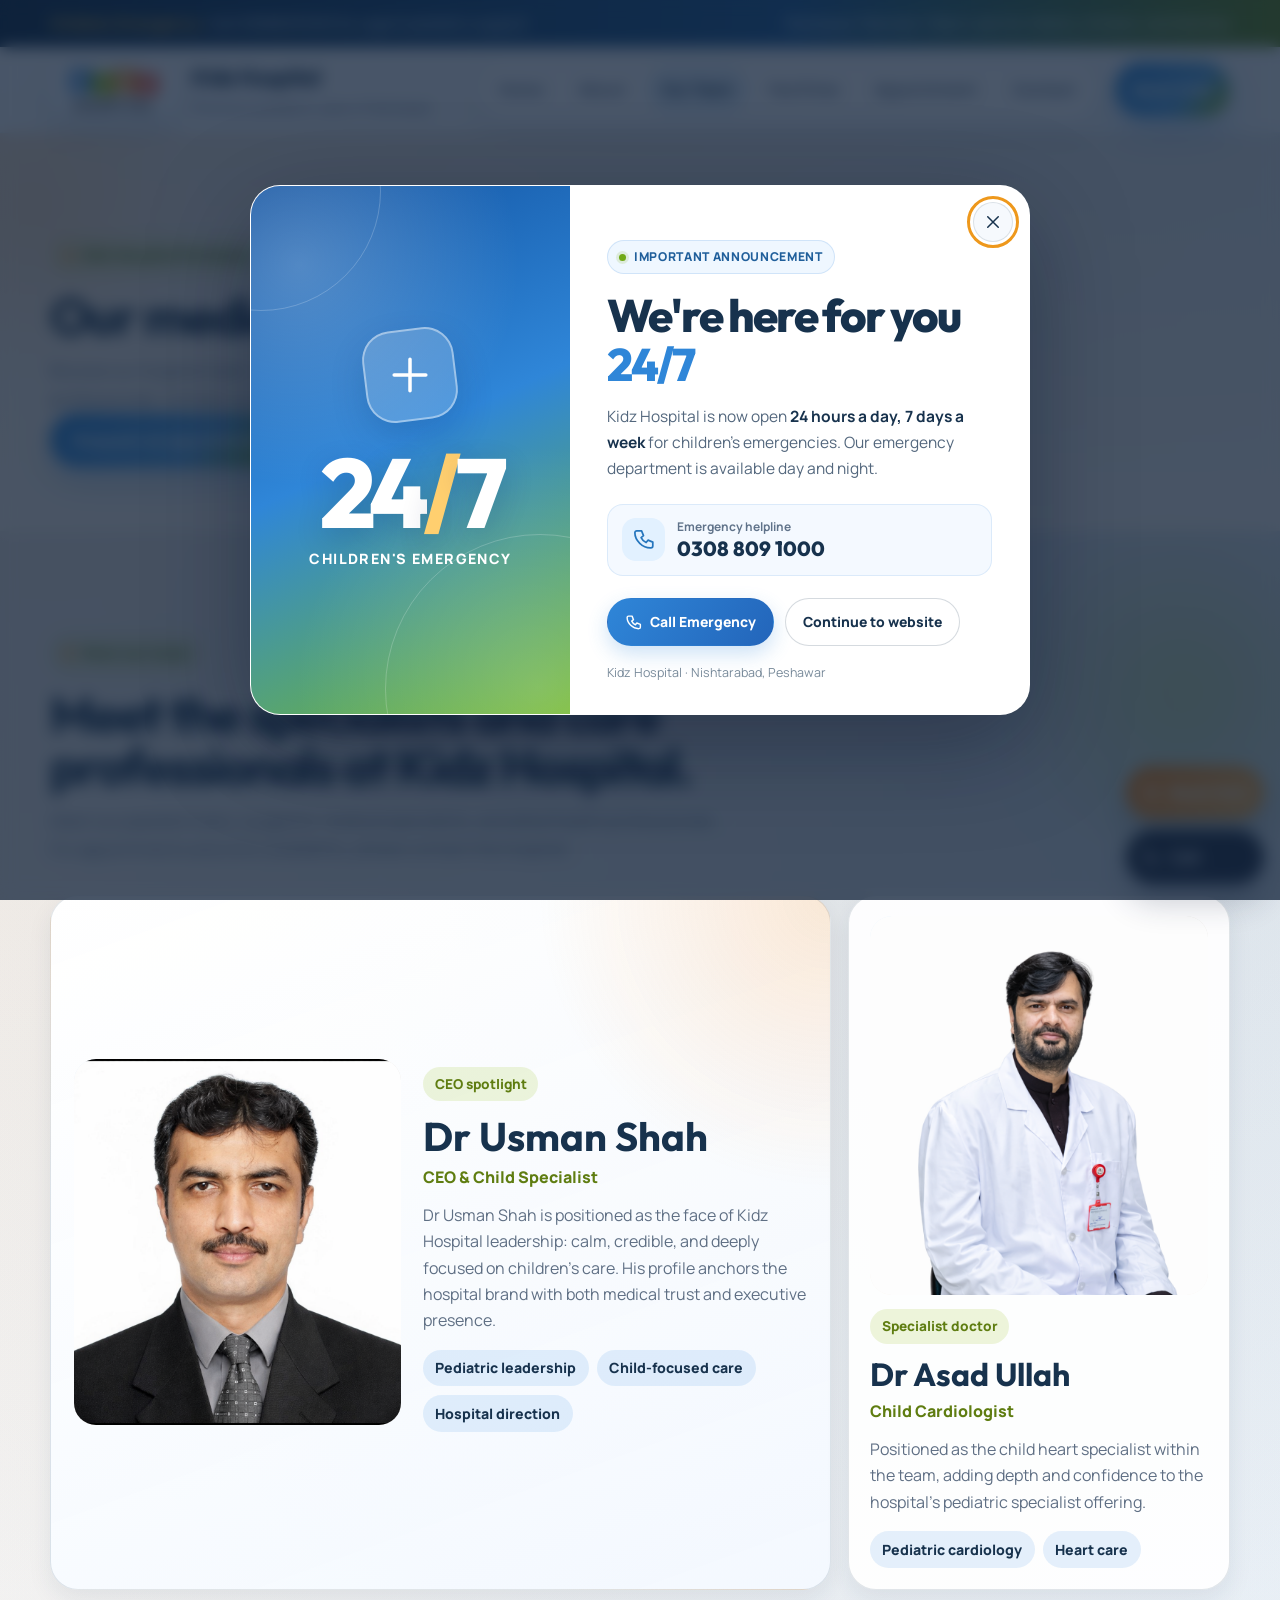
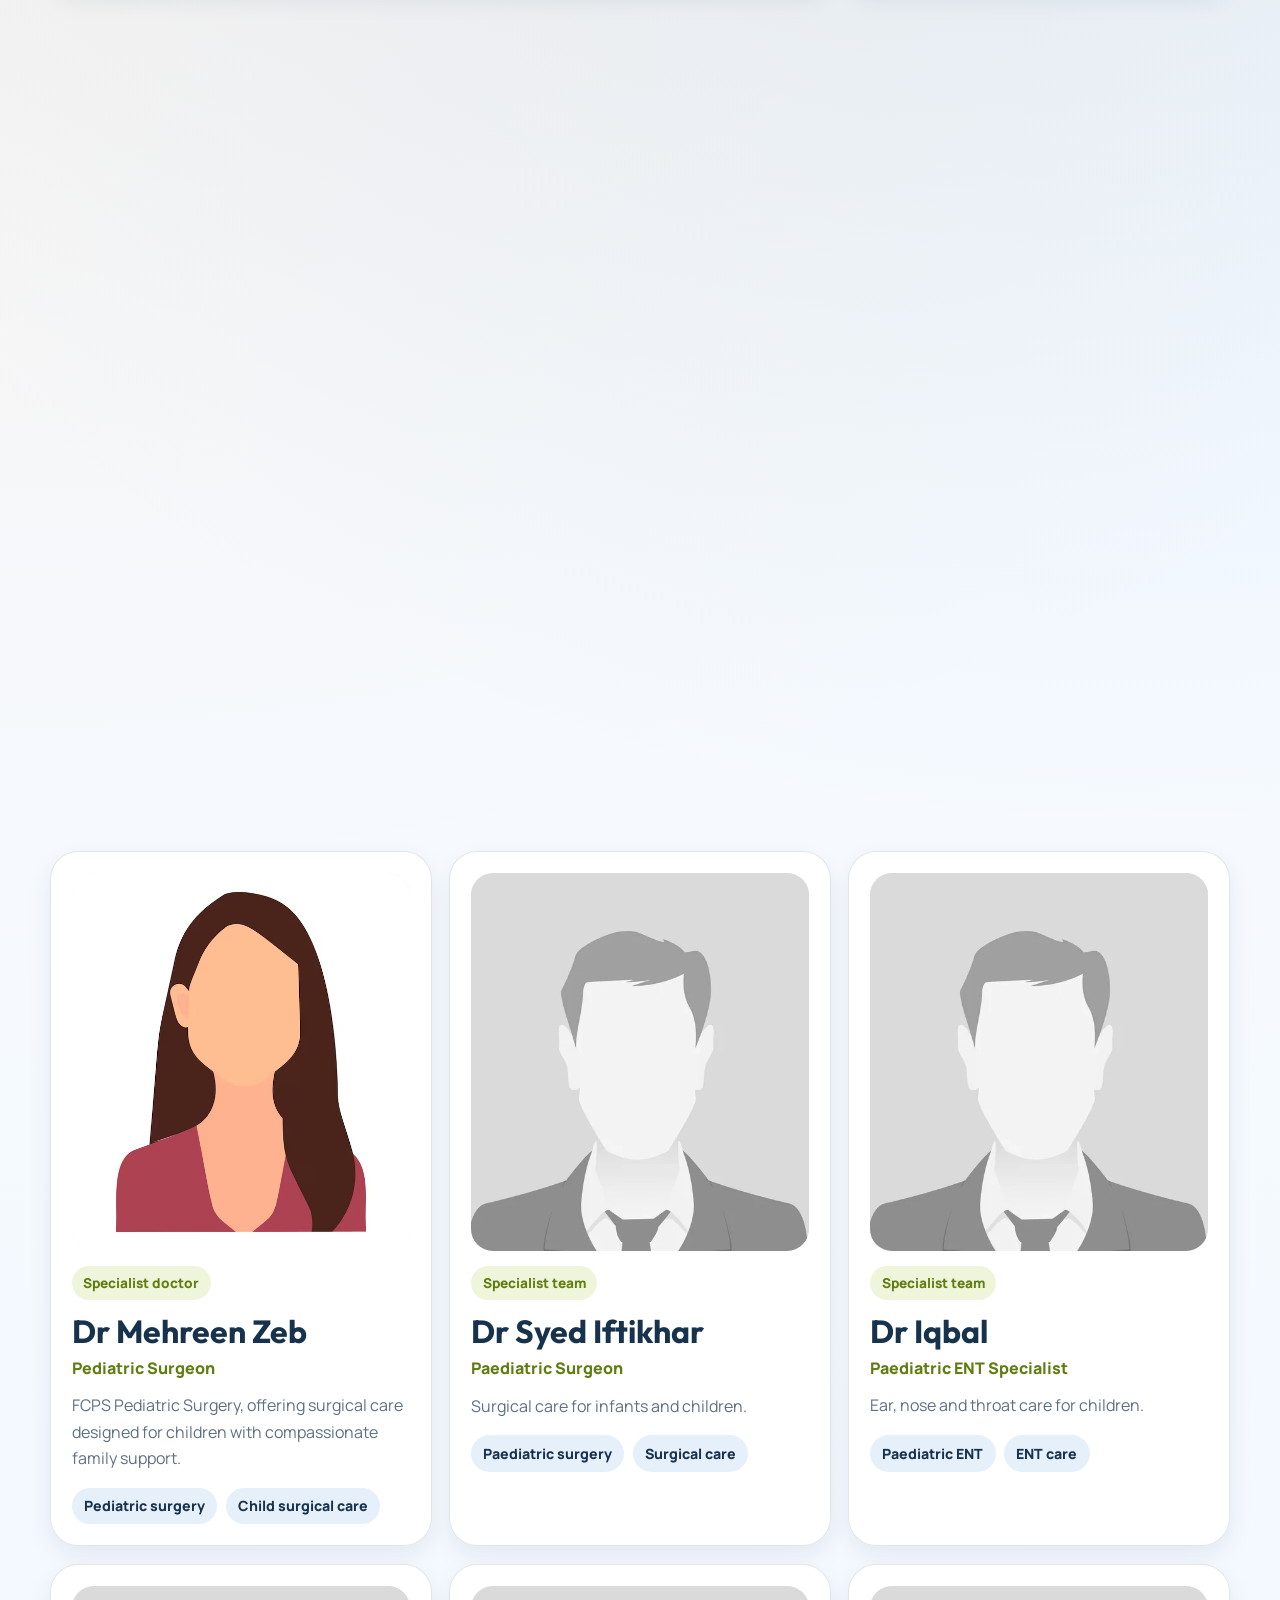
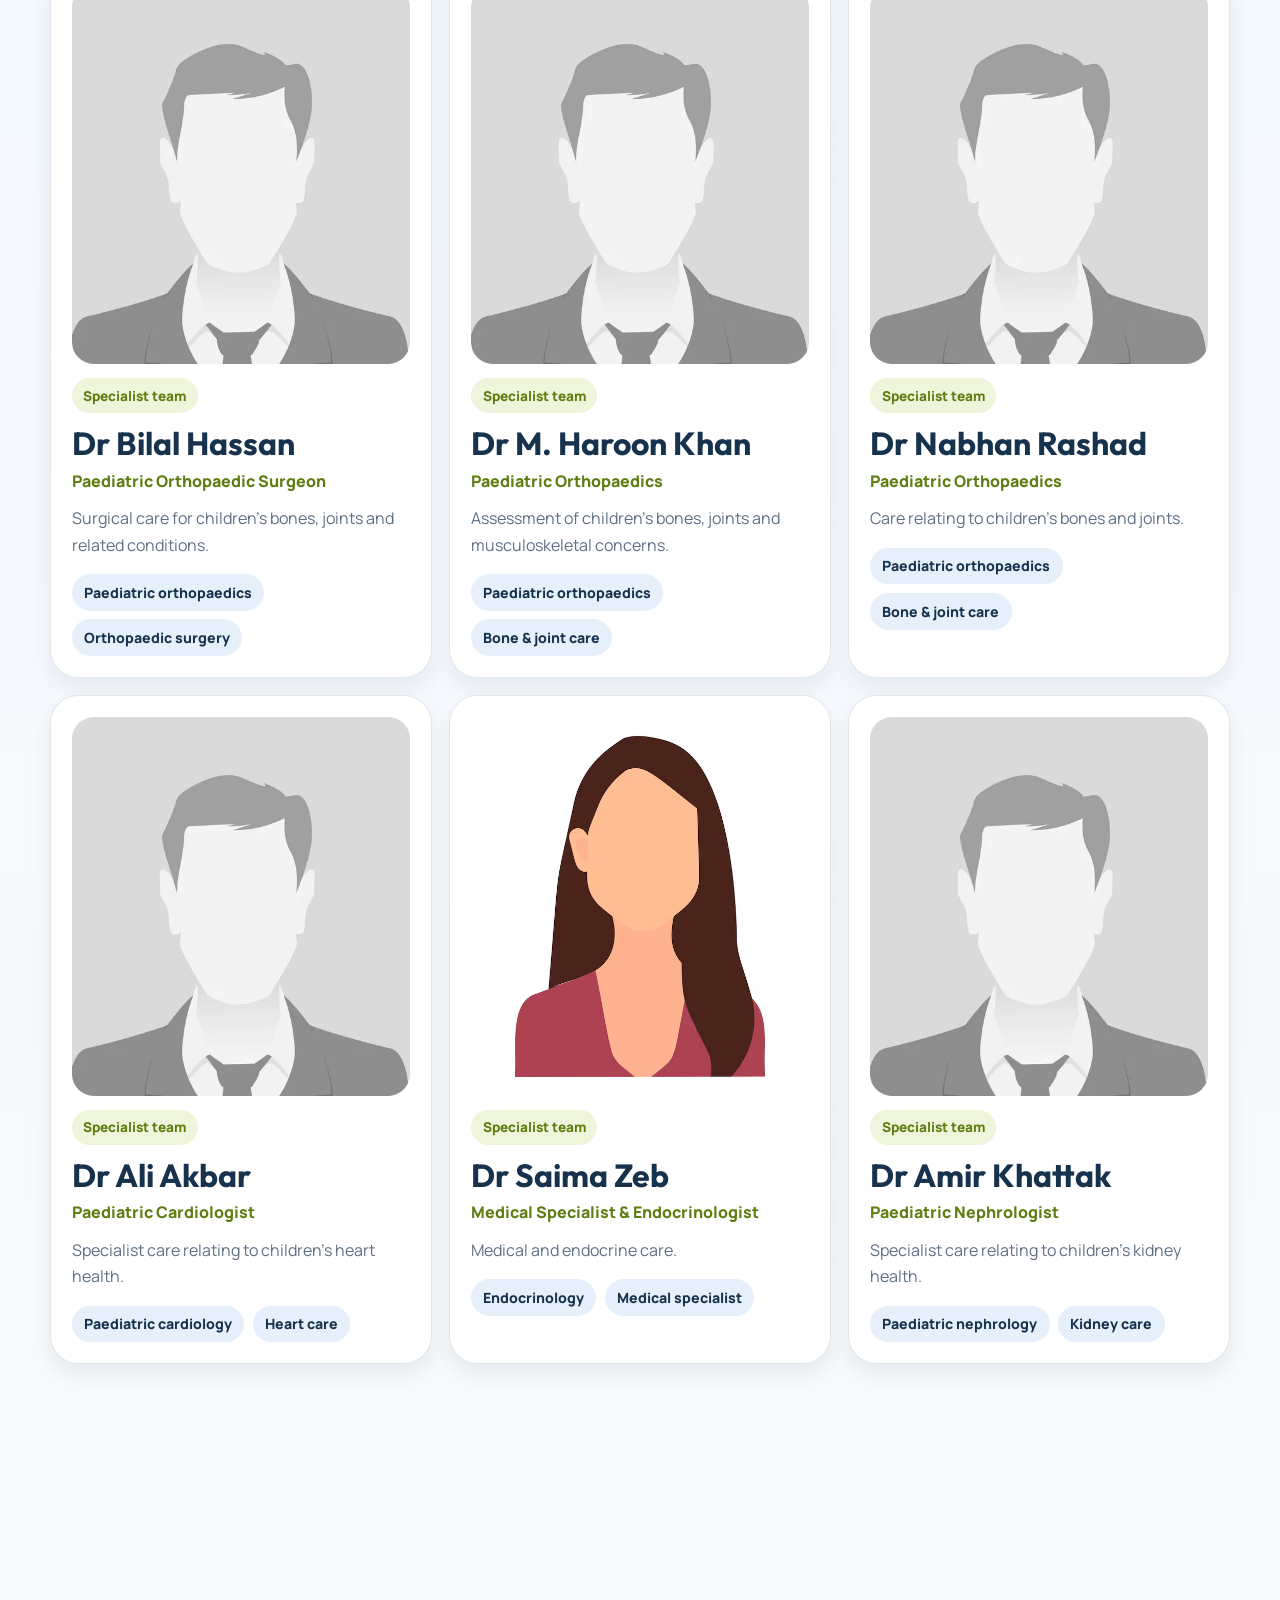
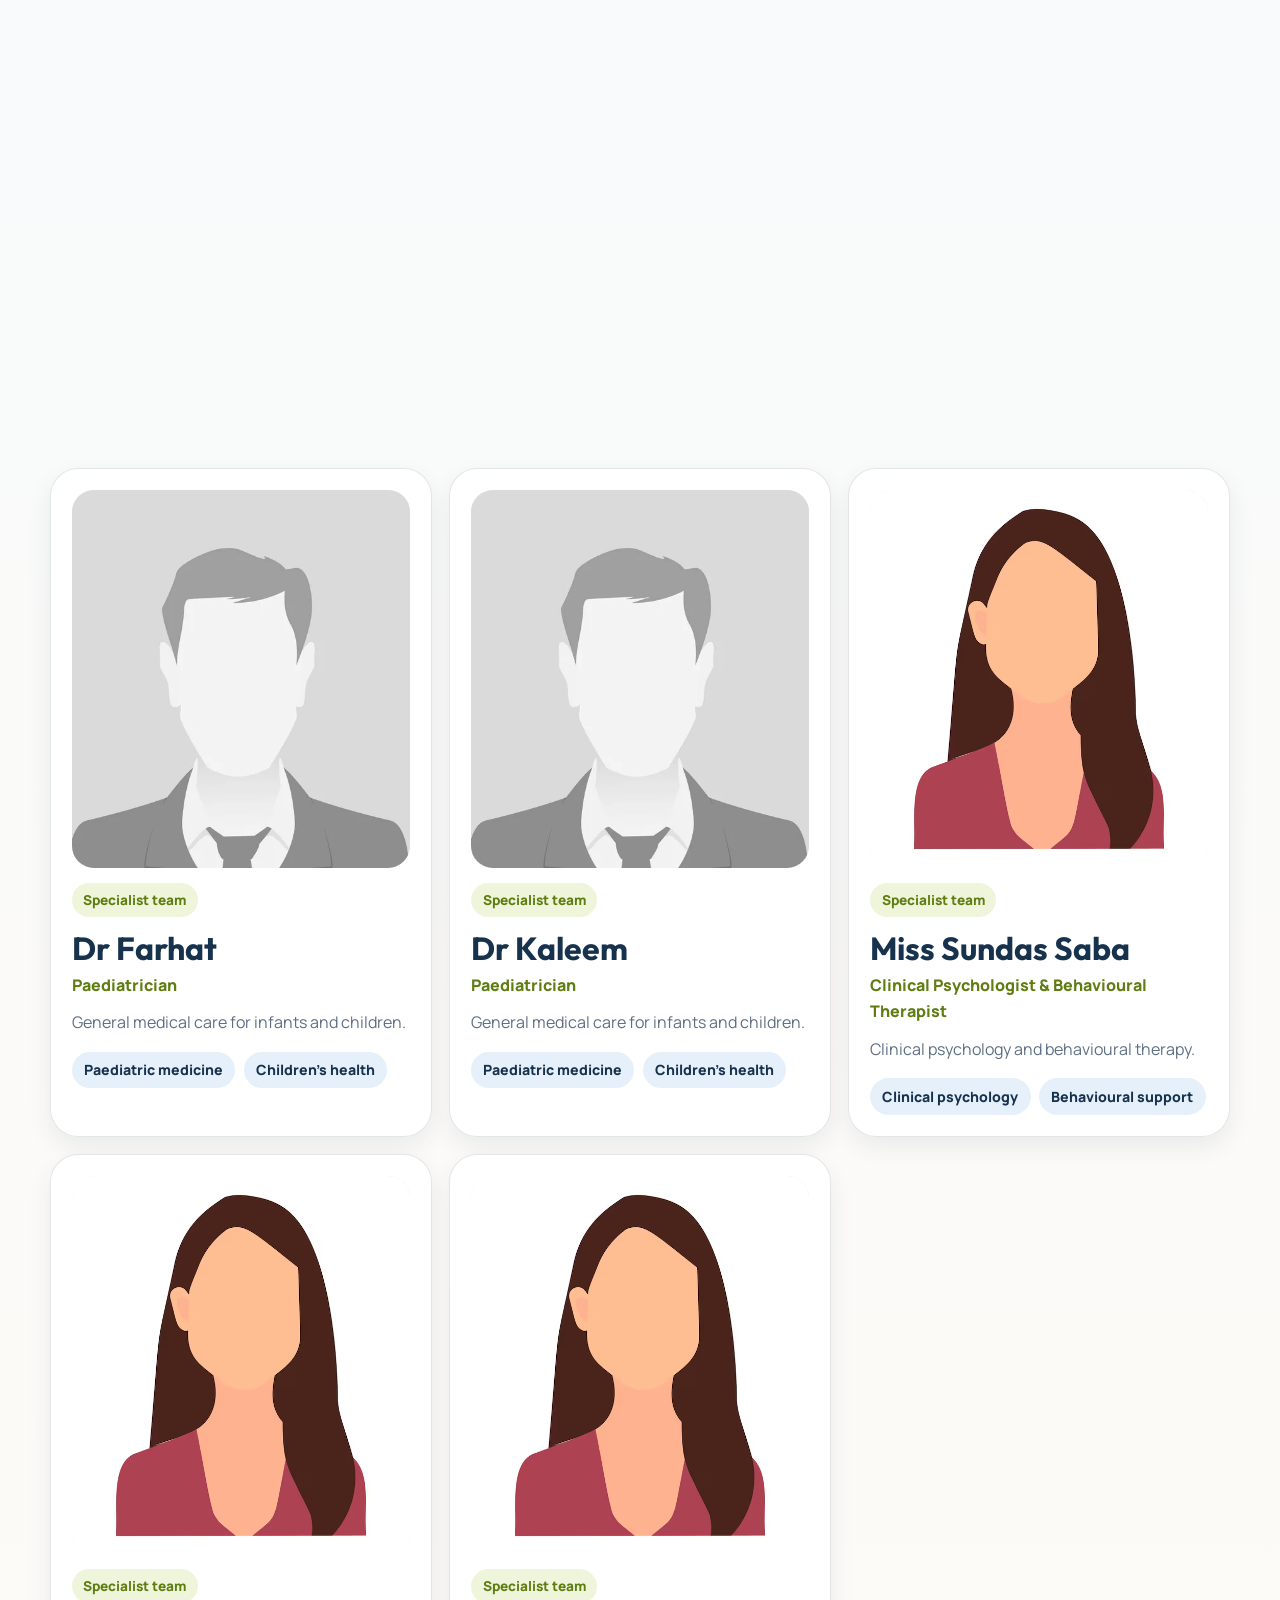
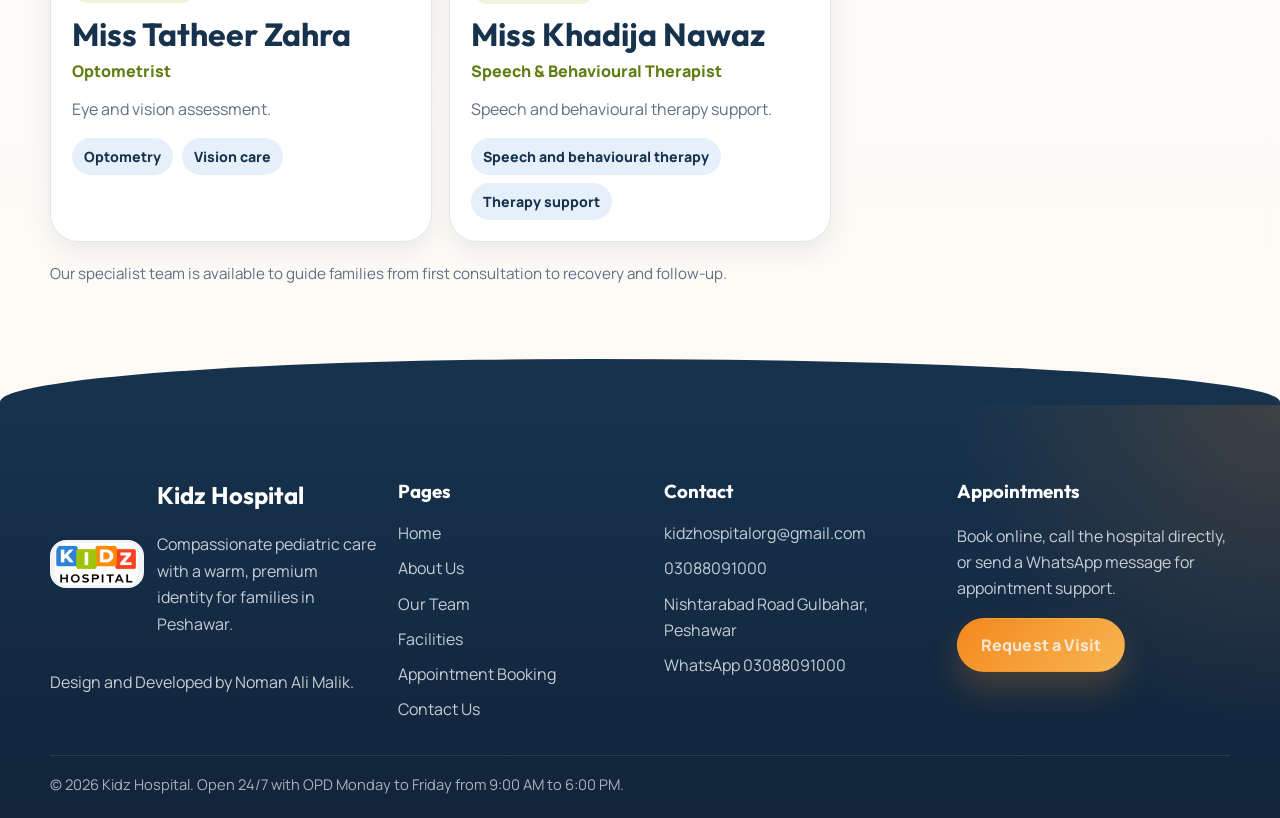
<file: team.html>
<!DOCTYPE html>
<html lang="en">
  <head>
    <meta charset="utf-8">
    <meta name="viewport" content="width=device-width, initial-scale=1">
    <title>Our Team | Kidz Hospital Peshawar</title>
    <meta
      name="description"
      content="Meet the paediatricians, surgeons, medical specialists and allied health team at Kidz Hospital in Peshawar."
    >
    <meta
      name="keywords"
      content="pediatric hospital Peshawar, children's hospital Pakistan, NICU Peshawar, child emergency hospital, Kidz Hospital"
    >
    <meta property="og:title" content="Our Team | Kidz Hospital Peshawar">
    <meta
      property="og:description"
      content="Warm, reassuring pediatric care for infants, children, and families in Peshawar."
    >
    <meta property="og:type" content="website">
    <meta property="og:url" content="https://kidzhospital.org/team.html">
    <meta property="og:image" content="https://kidzhospital.org/images/branding/og-cover.png">
    <meta name="twitter:card" content="summary_large_image">
    <meta name="twitter:title" content="Our Team | Kidz Hospital Peshawar">
    <meta
      name="twitter:description"
      content="A premium, child-centered hospital website designed for families in Peshawar."
    >
    <meta name="twitter:image" content="https://kidzhospital.org/images/branding/og-cover.png">
    <meta name="theme-color" content="#2f86d8">
    <link rel="canonical" href="https://kidzhospital.org/team.html">
    <link rel="icon" href="images/branding/favicon.svg" type="image/svg+xml">
    <link rel="preconnect" href="https://fonts.googleapis.com">
    <link rel="preconnect" href="https://fonts.gstatic.com" crossorigin>
    <link
      href="https://fonts.googleapis.com/css2?family=Baloo+2:wght@600;700&family=Manrope:wght@400;500;600;700;800&family=Outfit:wght@400;500;600;700;800&display=swap"
      rel="stylesheet"
    >
    <script>document.documentElement.classList.add('js-ready');</script>
    <link rel="stylesheet" href="css/styles.css">
    <style>
      /* Team additions: neutral placeholders until approved portraits are supplied. */
      .doctor-photo-wrap--placeholder {
        display: grid;
        place-items: center;
        min-height: 190px;
        background: linear-gradient(145deg, #edf7ff 0%, #f3fbf8 100%);
        border-radius: 18px;
      }
      .doctor-placeholder-icon { display: block; width: min(38%, 108px); height: auto; }
      .doctor-card--pending-photo .doctor-copy h3 { overflow-wrap: anywhere; }
      .team-page-link { margin-top: 1.8rem; text-align: center; }
      .team-intro { padding-bottom: 2rem; }
      .team-intro .section-lead { max-width: 780px; }
      @media (max-width: 600px) {
        .doctor-photo-wrap--placeholder { min-height: 150px; }
        .doctor-placeholder-icon { width: 82px; }
      }
    </style>
    <script type="application/ld+json">
      {
        "@context": "https://schema.org",
        "@type": "Hospital",
        "name": "Kidz Hospital",
        "url": "https://kidzhospital.org/",
        "email": "kidzhospitalorg@gmail.com",
        "telephone": "+923088091000",
        "description": "Child-centered hospital in Peshawar with pediatric wards, NICU, diagnostics, pharmacy, emergency care, and family-friendly facilities.",
        "address": {
          "@type": "PostalAddress",
          "streetAddress": "Nishtarabad Road Gulbahar",
          "addressLocality": "Peshawar",
          "addressRegion": "Khyber Pakhtunkhwa",
          "addressCountry": "PK"
        },
        "areaServed": "Peshawar",
        "medicalSpecialty": [
          "Pediatrics",
          "Neonatal care",
          "Children emergency care",
          "Diagnostic imaging"
        ]
      }
    </script>
  </head>
  <body data-page="team">
    <a class="skip-link" href="#main-content">Skip to content</a>

    <div class="topbar">
      <div class="container">
        <div>
          <strong>Children Emergency:</strong>
          Call 03088091000 for urgent pediatric support
        </div>
        <div>Peshawar, Pakistan | Warm care for infants, children, and families</div>
      </div>
    </div>

    <header class="site-header">
      <div class="container nav-wrap">
        <a class="brand" href="index.html" aria-label="Kidz Hospital home">
          <img class="brand-mark" src="images/branding/brand-mark.jpg" alt="Kidz Hospital logo">
          <span class="brand-text">
            <span class="brand-title">Kidz Hospital</span>
            <span class="brand-subtitle">Premium pediatric care in Peshawar</span>
          </span>
        </a>

        <button class="nav-toggle" type="button" aria-expanded="false" aria-controls="site-nav" aria-label="Toggle navigation">
          <svg viewBox="0 0 24 24" fill="none" stroke="currentColor" stroke-width="2.2" stroke-linecap="round">
            <path d="M4 7H20"></path>
            <path d="M4 12H20"></path>
            <path d="M4 17H20"></path>
          </svg>
        </button>

        <nav class="site-nav" id="site-nav" aria-label="Primary navigation">
          <a href="index.html">Home</a>
          <a href="about.html">About</a>
          <a href="team.html" aria-current="page">Our Team</a>
          <a href="facilities.html">Facilities</a>
          <a href="appointment.html">Appointment</a>
          <a href="contact.html">Contact</a>
        </nav>

        <a class="button button--small nav-cta" href="appointment.html">Book Visit</a>
      </div>
    </header>

    <main id="main-content">
      <section class="section section--soft team-intro">
        <div class="container">
          <div class="section-header reveal">
            <span class="eyebrow">Kidz Hospital Peshawar</span>
            <h1 class="section-title">Our medical &amp; care team</h1>
            <p class="section-lead">Browse our hospital team, including doctors, surgeons, subspecialists and allied health professionals. Contact us to confirm appointments and individual clinic schedules.</p>
            <a class="button" href="appointment.html">Request an appointment</a>
          </div>
        </div>
      </section>
      <section class="section" id="our-team">
        <div class="container">
          <div class="section-header reveal">
            <span class="eyebrow">Meet our team</span>
            <h2 class="section-title">Meet the specialists and care professionals at Kidz Hospital.</h2>
            <p class="section-lead">
              Meet our paediatricians, surgeons, medical specialists, and allied health professionals.
              For appointments and clinic availability, please contact the hospital.
            </p>
          </div>

          <div class="doctor-grid">
            <article class="doctor-card doctor-card--featured reveal">
              <div class="doctor-photo-wrap">
                <img
                  class="doctor-photo"
                  src="images/doctors/Dr-usman.png"
                  alt="Dr Usman Shah"
                >
              </div>
              <div class="doctor-copy">
                <span class="doctor-badge">CEO spotlight</span>
                <h3>Dr Usman Shah</h3>
                <span class="doctor-role">CEO &amp; Child Specialist</span>
                <p>
                  Dr Usman Shah is positioned as the face of Kidz Hospital leadership: calm, credible, and
                  deeply focused on children’s care. His profile anchors the hospital brand with both medical
                  trust and executive presence.
                </p>
                <div class="doctor-meta">
                  <span>Pediatric leadership</span>
                  <span>Child-focused care</span>
                  <span>Hospital direction</span>
                </div>
              </div>
            </article>

            

            <article class="doctor-card reveal">
              <div class="doctor-photo-wrap">
                <img
                  class="doctor-photo"
                  src="images/doctors/Dr-Asad-ullah.png"
                  alt="Dr Asad Ullah"
                >
              </div>
              <div class="doctor-copy">
                <span class="doctor-badge">Specialist doctor</span>
                <h3>Dr Asad Ullah</h3>
                <span class="doctor-role">Child Cardiologist</span>
                <p>
                  Positioned as the child heart specialist within the team, adding depth and confidence to the
                  hospital’s pediatric specialist offering.
                </p>
                <div class="doctor-meta">
                  <span>Pediatric cardiology</span>
                  <span>Heart care</span>
                </div>
              </div>
            </article>
            <article class="doctor-card reveal">
                <div class="doctor-photo-wrap">
                    <img class="doctor-photo" src="images/doctors/Dr-farhan.png" alt="Dr Farhan Ali">
                </div>
                <div class="doctor-copy">
                    <span class="doctor-badge">Specialist doctor</span>
                    <h3>Dr Farhan Ali</h3>
                    <span class="doctor-role">Paediatric Neurologist</span>
                    <p>
                        Presented as part of the specialist team supporting children who need more focused neurological
                        evaluation and ongoing guidance.
                    </p>
                    <div class="doctor-meta">
                        <span>Neurology</span>
                        <span>Specialist review</span>
                    </div>
                </div>
            </article>
            <article class="doctor-card reveal">
              <div class="doctor-photo-wrap">
                <img
                  class="doctor-photo"
                  src="images/doctors/Dr-Aamir-Naseem.png"
                  alt="Assistant Professor Dr Aamir Naseem"
                >
              </div>
              <div class="doctor-copy">
                <span class="doctor-badge">Specialist doctor</span>
                <h3>Assistant Professor Dr Aamir Naseem</h3>
                <span class="doctor-role">Consultant Pediatric Endocrinologist and Diabetologist</span>
                <p>
                  M.B.B.S (Khyber Medical College Peshawar), FCPS Pediatric Medicine, PGPN (Boston), Fellowship Pediatric Endocrinology and Diabetes.
                </p>
                <div class="doctor-meta">
                  <span>Pediatric endocrinology</span>
                  <span>Diabetes care</span>
                  <span>Advanced training</span>
                </div>
              </div>
            </article>
            <article class="doctor-card reveal">
              <div class="doctor-photo-wrap">
                <img
                  class="doctor-photo"
                  src="images/doctors/Dr-Anwar-Ullah.png"
                  alt="Dr Anwar Ullah"
                >
              </div>
              <div class="doctor-copy">
                <span class="doctor-badge">Specialist doctor</span>
                <h3>Dr Anwar Ullah</h3>
                <span class="doctor-role">Pediatrician & Pediatric Hemato-Oncologist</span>
                <p>
                  Assistant Professor with MBBS, FCPS, CHPE, specializing in anemia, thalassemia, sickle cell disease, and pediatric cancer care.
                </p>
                <div class="doctor-meta">
                  <span>Pediatric hematology</span>
                  <span>Oncology</span>
                  <span>Blood disorders</span>
                </div>
              </div>
            </article>
            <article class="doctor-card reveal">
              <div class="doctor-photo-wrap">
                <img
                  class="doctor-photo"
                  src="images/doctors/Dr-Mehreen-Zeb.png"
                  alt="Dr Mehreen Zeb"
                >
              </div>
              <div class="doctor-copy">
                <span class="doctor-badge">Specialist doctor</span>
                <h3>Dr Mehreen Zeb</h3>
                <span class="doctor-role">Pediatric Surgeon</span>
                <p>
                  FCPS Pediatric Surgery, offering surgical care designed for children with compassionate family support.
                </p>
                <div class="doctor-meta">
                  <span>Pediatric surgery</span>
                  <span>Child surgical care</span>
                </div>
              </div>
            </article>

            <!-- Additional specialists from the supplied hospital team poster; portraits can be added later. -->
            <article class="doctor-card doctor-card--pending-photo reveal">
              <div class="doctor-photo-wrap">
                <img class="doctor-photo" src="images/doctors/Dr-Anwar-Ullah.png" alt="Temporary male team portrait; official photo for Dr Syed Iftikhar pending" loading="lazy">
              </div>
              <div class="doctor-copy">
                <span class="doctor-badge">Specialist team</span>
                <h3>Dr Syed Iftikhar</h3>
                <span class="doctor-role">Paediatric Surgeon</span>
                <p>Surgical care for infants and children.</p>
                <div class="doctor-meta">
                  <span>Paediatric surgery</span>
                  <span>Surgical care</span>
                </div>
              </div>
            </article>
            <article class="doctor-card doctor-card--pending-photo reveal">
              <div class="doctor-photo-wrap">
                <img class="doctor-photo" src="images/doctors/Dr-Anwar-Ullah.png" alt="Temporary male team portrait; official photo for Dr Iqbal pending" loading="lazy">
              </div>
              <div class="doctor-copy">
                <span class="doctor-badge">Specialist team</span>
                <h3>Dr Iqbal</h3>
                <span class="doctor-role">Paediatric ENT Specialist</span>
                <p>Ear, nose and throat care for children.</p>
                <div class="doctor-meta">
                  <span>Paediatric ENT</span>
                  <span>ENT care</span>
                </div>
              </div>
            </article>
            <article class="doctor-card doctor-card--pending-photo reveal">
              <div class="doctor-photo-wrap">
                <img class="doctor-photo" src="images/doctors/Dr-Anwar-Ullah.png" alt="Temporary male team portrait; official photo for Dr Bilal Hassan pending" loading="lazy">
              </div>
              <div class="doctor-copy">
                <span class="doctor-badge">Specialist team</span>
                <h3>Dr Bilal Hassan</h3>
                <span class="doctor-role">Paediatric Orthopaedic Surgeon</span>
                <p>Surgical care for children’s bones, joints and related conditions.</p>
                <div class="doctor-meta">
                  <span>Paediatric orthopaedics</span>
                  <span>Orthopaedic surgery</span>
                </div>
              </div>
            </article>
            <article class="doctor-card doctor-card--pending-photo reveal">
              <div class="doctor-photo-wrap">
                <img class="doctor-photo" src="images/doctors/Dr-Anwar-Ullah.png" alt="Temporary male team portrait; official photo for Dr M. Haroon Khan pending" loading="lazy">
              </div>
              <div class="doctor-copy">
                <span class="doctor-badge">Specialist team</span>
                <h3>Dr M. Haroon Khan</h3>
                <span class="doctor-role">Paediatric Orthopaedics</span>
                <p>Assessment of children’s bones, joints and musculoskeletal concerns.</p>
                <div class="doctor-meta">
                  <span>Paediatric orthopaedics</span>
                  <span>Bone &amp; joint care</span>
                </div>
              </div>
            </article>
            <article class="doctor-card doctor-card--pending-photo reveal">
              <div class="doctor-photo-wrap">
                <img class="doctor-photo" src="images/doctors/Dr-Anwar-Ullah.png" alt="Temporary male team portrait; official photo for Dr Nabhan Rashad pending" loading="lazy">
              </div>
              <div class="doctor-copy">
                <span class="doctor-badge">Specialist team</span>
                <h3>Dr Nabhan Rashad</h3>
                <span class="doctor-role">Paediatric Orthopaedics</span>
                <p>Care relating to children’s bones and joints.</p>
                <div class="doctor-meta">
                  <span>Paediatric orthopaedics</span>
                  <span>Bone &amp; joint care</span>
                </div>
              </div>
            </article>
            <article class="doctor-card doctor-card--pending-photo reveal">
              <div class="doctor-photo-wrap">
                <img class="doctor-photo" src="images/doctors/Dr-Anwar-Ullah.png" alt="Temporary male team portrait; official photo for Dr Ali Akbar pending" loading="lazy">
              </div>
              <div class="doctor-copy">
                <span class="doctor-badge">Specialist team</span>
                <h3>Dr Ali Akbar</h3>
                <span class="doctor-role">Paediatric Cardiologist</span>
                <p>Specialist care relating to children’s heart health.</p>
                <div class="doctor-meta">
                  <span>Paediatric cardiology</span>
                  <span>Heart care</span>
                </div>
              </div>
            </article>
            <article class="doctor-card doctor-card--pending-photo reveal">
              <div class="doctor-photo-wrap">
                <img class="doctor-photo" src="images/doctors/Dr-Mehreen-Zeb.png" alt="Temporary female team portrait; official photo for Dr Saima Zeb pending" loading="lazy">
              </div>
              <div class="doctor-copy">
                <span class="doctor-badge">Specialist team</span>
                <h3>Dr Saima Zeb</h3>
                <span class="doctor-role">Medical Specialist &amp; Endocrinologist</span>
                <p>Medical and endocrine care.</p>
                <div class="doctor-meta">
                  <span>Endocrinology</span>
                  <span>Medical specialist</span>
                </div>
              </div>
            </article>
            <article class="doctor-card doctor-card--pending-photo reveal">
              <div class="doctor-photo-wrap">
                <img class="doctor-photo" src="images/doctors/Dr-Anwar-Ullah.png" alt="Temporary male team portrait; official photo for Dr Amir Khattak pending" loading="lazy">
              </div>
              <div class="doctor-copy">
                <span class="doctor-badge">Specialist team</span>
                <h3>Dr Amir Khattak</h3>
                <span class="doctor-role">Paediatric Nephrologist</span>
                <p>Specialist care relating to children’s kidney health.</p>
                <div class="doctor-meta">
                  <span>Paediatric nephrology</span>
                  <span>Kidney care</span>
                </div>
              </div>
            </article>
            <article class="doctor-card doctor-card--pending-photo reveal">
              <div class="doctor-photo-wrap">
                <img class="doctor-photo" src="images/doctors/Dr-Anwar-Ullah.png" alt="Temporary male team portrait; official photo for Dr Farman Khattak pending" loading="lazy">
              </div>
              <div class="doctor-copy">
                <span class="doctor-badge">Specialist team</span>
                <h3>Dr Farman Khattak</h3>
                <span class="doctor-role">Paediatric Urologist</span>
                <p>Specialist care relating to the urinary system in children.</p>
                <div class="doctor-meta">
                  <span>Paediatric urology</span>
                  <span>Urology</span>
                </div>
              </div>
            </article>
            <article class="doctor-card doctor-card--pending-photo reveal">
              <div class="doctor-photo-wrap">
                <img class="doctor-photo" src="images/doctors/Dr-Mehreen-Zeb.png" alt="Temporary female team portrait; official photo for Dr Nida Rehman pending" loading="lazy">
              </div>
              <div class="doctor-copy">
                <span class="doctor-badge">Specialist team</span>
                <h3>Dr Nida Rehman</h3>
                <span class="doctor-role">Paediatrician</span>
                <p>General medical care for infants and children.</p>
                <div class="doctor-meta">
                  <span>Paediatric medicine</span>
                  <span>Children’s health</span>
                </div>
              </div>
            </article>
            <article class="doctor-card doctor-card--pending-photo reveal">
              <div class="doctor-photo-wrap">
                <img class="doctor-photo" src="images/doctors/Dr-Mehreen-Zeb.png" alt="Temporary female team portrait; official photo for Dr Nida Imtiaz pending" loading="lazy">
              </div>
              <div class="doctor-copy">
                <span class="doctor-badge">Specialist team</span>
                <h3>Dr Nida Imtiaz</h3>
                <span class="doctor-role">Paediatrician</span>
                <p>General medical care for infants and children.</p>
                <div class="doctor-meta">
                  <span>Paediatric medicine</span>
                  <span>Children’s health</span>
                </div>
              </div>
            </article>
            <article class="doctor-card doctor-card--pending-photo reveal">
              <div class="doctor-photo-wrap">
                <img class="doctor-photo" src="images/doctors/Dr-Anwar-Ullah.png" alt="Temporary male team portrait; official photo for Dr Farhat pending" loading="lazy">
              </div>
              <div class="doctor-copy">
                <span class="doctor-badge">Specialist team</span>
                <h3>Dr Farhat</h3>
                <span class="doctor-role">Paediatrician</span>
                <p>General medical care for infants and children.</p>
                <div class="doctor-meta">
                  <span>Paediatric medicine</span>
                  <span>Children’s health</span>
                </div>
              </div>
            </article>
            <article class="doctor-card doctor-card--pending-photo reveal">
              <div class="doctor-photo-wrap">
                <img class="doctor-photo" src="images/doctors/Dr-Anwar-Ullah.png" alt="Temporary male team portrait; official photo for Dr Kaleem pending" loading="lazy">
              </div>
              <div class="doctor-copy">
                <span class="doctor-badge">Specialist team</span>
                <h3>Dr Kaleem</h3>
                <span class="doctor-role">Paediatrician</span>
                <p>General medical care for infants and children.</p>
                <div class="doctor-meta">
                  <span>Paediatric medicine</span>
                  <span>Children’s health</span>
                </div>
              </div>
            </article>
            <article class="doctor-card doctor-card--pending-photo reveal">
              <div class="doctor-photo-wrap">
                <img class="doctor-photo" src="images/doctors/Dr-Mehreen-Zeb.png" alt="Temporary female team portrait; official photo for Miss Sundas Saba pending" loading="lazy">
              </div>
              <div class="doctor-copy">
                <span class="doctor-badge">Specialist team</span>
                <h3>Miss Sundas Saba</h3>
                <span class="doctor-role">Clinical Psychologist &amp; Behavioural Therapist</span>
                <p>Clinical psychology and behavioural therapy.</p>
                <div class="doctor-meta">
                  <span>Clinical psychology</span>
                  <span>Behavioural support</span>
                </div>
              </div>
            </article>
            <article class="doctor-card doctor-card--pending-photo reveal">
              <div class="doctor-photo-wrap">
                <img class="doctor-photo" src="images/doctors/Dr-Mehreen-Zeb.png" alt="Temporary female team portrait; official photo for Miss Tatheer Zahra pending" loading="lazy">
              </div>
              <div class="doctor-copy">
                <span class="doctor-badge">Specialist team</span>
                <h3>Miss Tatheer Zahra</h3>
                <span class="doctor-role">Optometrist</span>
                <p>Eye and vision assessment.</p>
                <div class="doctor-meta">
                  <span>Optometry</span>
                  <span>Vision care</span>
                </div>
              </div>
            </article>
            <article class="doctor-card doctor-card--pending-photo reveal">
              <div class="doctor-photo-wrap">
                <img class="doctor-photo" src="images/doctors/Dr-Mehreen-Zeb.png" alt="Temporary female team portrait; official photo for Miss Khadija Nawaz pending" loading="lazy">
              </div>
              <div class="doctor-copy">
                <span class="doctor-badge">Specialist team</span>
                <h3>Miss Khadija Nawaz</h3>
                <span class="doctor-role">Speech &amp; Behavioural Therapist</span>
                <p>Speech and behavioural therapy support.</p>
                <div class="doctor-meta">
                  <span>Speech and behavioural therapy</span>
                  <span>Therapy support</span>
                </div>
              </div>
            </article>
          </div>

          <p class="doctor-note reveal">
            Our specialist team is available to guide families from first consultation to recovery and follow-up.
          </p>
        </div>
      </section>

    </main>

    <footer class="site-footer">
      <div class="container footer-grid">
        <section class="footer-block">
          <div class="footer-brand">
            <img src="images/branding/brand-mark.jpg" alt="Kidz Hospital logo">
            <div>
              <h2>Kidz Hospital</h2>
              <p>Compassionate pediatric care with a warm, premium identity for families in Peshawar.</p>
            </div>
          </div>
          <p>
            Design and Developed by <a href="https://nomanmalik.co.uk/" target="_blank" rel="noopener">Noman Ali Malik</a>.
          </p>
        </section>

        <section class="footer-block">
          <h3>Pages</h3>
          <ul>
            <li><a href="index.html">Home</a></li>
            <li><a href="about.html">About Us</a></li>
            <li><a href="team.html">Our Team</a></li>
            <li><a href="facilities.html">Facilities</a></li>
            <li><a href="appointment.html">Appointment Booking</a></li>
            <li><a href="contact.html">Contact Us</a></li>
          </ul>
        </section>

        <section class="footer-block">
          <h3>Contact</h3>
          <ul>
            <li><a href="mailto:kidzhospitalorg@gmail.com">kidzhospitalorg@gmail.com</a></li>
            <li><a href="tel:03088091000">03088091000</a></li>
            <li><a href="https://maps.app.goo.gl/x59yG2KoKNHwrsw7A?g_st=aw" target="_blank" rel="noopener">Nishtarabad Road Gulbahar, Peshawar</a></li>
            <li><a href="https://wa.me/923088091000" target="_blank" rel="noopener">WhatsApp 03088091000</a></li>
          </ul>
        </section>

        <section class="footer-block">
          <h3>Appointments</h3>
          <p>
            Book online, call the hospital directly, or send a WhatsApp message for appointment support.
          </p>
          <div class="footer-cta">
            <a class="button button--secondary" href="appointment.html">Request a Visit</a>
          </div>
        </section>
      </div>

      <div class="container footer-note">
        © <span class="js-year"></span> Kidz Hospital. Open 24/7 with OPD Monday to Friday from 9:00 AM to 6:00 PM.
      </div>
    </footer>

    <div class="quick-actions" aria-label="Quick actions">
      <a class="quick-action quick-action--accent" href="appointment.html">
        <svg viewBox="0 0 24 24" fill="none" stroke="currentColor" stroke-width="2" stroke-linecap="round">
          <path d="M7 3V6"></path>
          <path d="M17 3V6"></path>
          <rect x="4" y="5" width="16" height="15" rx="3"></rect>
          <path d="M4 10H20"></path>
        </svg>
        <span class="quick-action__label">Book Visit</span>
      </a>
      <a class="quick-action" href="tel:03088091000">
        <svg viewBox="0 0 24 24" fill="none" stroke="currentColor" stroke-width="2" stroke-linecap="round">
          <path d="M5 4H9L11 9L8.5 10.5C9.7 12.9 11.1 14.3 13.5 15.5L15 13L20 15V19C20 20.1 19.1 21 18 21C10.3 21 4 14.7 4 7C4 5.9 4.9 5 6 5"></path>
        </svg>
        <span class="quick-action__label">Call</span>
      </a>
    </div>

    <script src="js/script.js"></script>
  </body>
</html>
</file>
<file: css/styles.css>
:root {
  --bg: #f8fbff;
  --surface: #ffffff;
  --surface-soft: #f4fbf3;
  --surface-warm: #fff8ef;
  --line: rgba(23, 50, 77, 0.12);
  --line-strong: rgba(23, 50, 77, 0.2);
  --navy: #17324d;
  --ink: #223754;
  --muted: #5f6f84;
  --muted-soft: #7d8ba0;
  --sky: #7bbdf1;
  --sky-deep: #2f86d8;
  --teal: #98bf1f;
  --teal-deep: #5f7d11;
  --mint: #e5f3c7;
  --coral: #f4891d;
  --peach: #ffe3c2;
  --sun: #f5c24b;
  --lavender: #dbe8ff;
  --navy-rgb: 23, 50, 77;
  --blue-rgb: 47, 134, 216;
  --green-rgb: 152, 191, 31;
  --green-deep-rgb: 95, 125, 17;
  --orange-rgb: 244, 137, 29;
  --sun-rgb: 245, 194, 75;
  --success: #1e8f60;
  --success-bg: rgba(116, 220, 170, 0.18);
  --warning: #8b5a17;
  --warning-bg: rgba(255, 216, 115, 0.22);
  --error: #a9454f;
  --error-bg: rgba(244, 145, 154, 0.16);
  --shadow-sm: 0 10px 24px rgba(23, 50, 77, 0.08);
  --shadow-md: 0 18px 48px rgba(23, 50, 77, 0.1);
  --shadow-lg: 0 28px 74px rgba(23, 50, 77, 0.14);
  --radius-xs: 14px;
  --radius-sm: 20px;
  --radius-md: 28px;
  --radius-lg: 36px;
  --radius-xl: 48px;
  --container: min(1180px, calc(100% - 2rem));
}

*,
*::before,
*::after {
  box-sizing: border-box;
}

html {
  scroll-behavior: smooth;
}

body {
  margin: 0;
  min-height: 100vh;
  font-family: "Manrope", sans-serif;
  color: var(--ink);
  background:
    radial-gradient(circle at top left, rgba(var(--orange-rgb), 0.16), transparent 34%),
    radial-gradient(circle at 88% 10%, rgba(var(--blue-rgb), 0.16), transparent 26%),
    linear-gradient(180deg, #fbfdff 0%, #f4f9ff 45%, #fffbf5 100%);
  line-height: 1.65;
  overflow-x: hidden;
}

body::before,
body::after {
  content: "";
  position: fixed;
  inset: auto;
  pointer-events: none;
  z-index: -2;
  filter: blur(18px);
  opacity: 0.85;
}

body::before {
  top: 4rem;
  left: -8rem;
  width: 20rem;
  height: 20rem;
  border-radius: 50%;
  background: radial-gradient(circle, rgba(var(--orange-rgb), 0.22), transparent 68%);
}

body::after {
  right: -7rem;
  bottom: 0;
  width: 26rem;
  height: 26rem;
  border-radius: 50%;
  background: radial-gradient(circle, rgba(var(--green-rgb), 0.34), transparent 62%);
}

main {
  position: relative;
  overflow: clip;
}

img,
svg {
  display: block;
  max-width: 100%;
}

a {
  color: inherit;
  text-decoration: none;
}

button,
input,
textarea,
select {
  font: inherit;
}

button {
  cursor: pointer;
}

input,
textarea,
select {
  color: var(--ink);
}

textarea {
  resize: vertical;
}

::selection {
  color: #fff;
  background: var(--sky-deep);
}

.skip-link {
  position: absolute;
  left: -999px;
  top: 1rem;
  z-index: 999;
  padding: 0.9rem 1.15rem;
  border-radius: 999px;
  background: var(--navy);
  color: #fff;
  font-weight: 800;
}

.skip-link:focus {
  left: 1rem;
}

.container {
  width: var(--container);
  margin-inline: auto;
}

.eyebrow {
  display: inline-flex;
  align-items: center;
  gap: 0.55rem;
  padding: 0.4rem 0.85rem;
  border: 1px solid rgba(var(--green-deep-rgb), 0.16);
  border-radius: 999px;
  background: rgba(var(--green-rgb), 0.12);
  font-family: "Baloo 2", cursive;
  font-size: 0.98rem;
  font-weight: 700;
  color: var(--teal-deep);
  letter-spacing: 0.02em;
}

.eyebrow::before {
  content: "";
  width: 0.55rem;
  height: 0.55rem;
  border-radius: 50%;
  background: linear-gradient(135deg, var(--coral), var(--sun));
  box-shadow: 0 0 0 4px rgba(var(--orange-rgb), 0.12);
}

.section {
  position: relative;
  padding: clamp(4.4rem, 8vw, 7rem) 0;
}

.section--tight {
  padding-top: 2.2rem;
  padding-bottom: 4.8rem;
}

.section--soft {
  background: linear-gradient(180deg, rgba(255, 255, 255, 0), rgba(255, 248, 239, 0.78));
}

.section--mint {
  background:
    radial-gradient(circle at top right, rgba(var(--green-rgb), 0.24), transparent 25%),
    linear-gradient(180deg, rgba(255, 255, 255, 0.58), rgba(244, 251, 243, 0.94));
}

.section-header {
  max-width: 42rem;
  margin-bottom: 2rem;
}

.section-title {
  margin: 0.85rem 0 0.9rem;
  font-family: "Outfit", sans-serif;
  font-size: clamp(2rem, 4vw, 3.4rem);
  line-height: 1.02;
  letter-spacing: -0.04em;
  color: var(--navy);
}

.section-lead {
  margin: 0;
  font-size: 1.06rem;
  color: var(--muted);
}

.card {
  position: relative;
  border: 1px solid var(--line);
  border-radius: var(--radius-md);
  background: rgba(255, 255, 255, 0.88);
  box-shadow: var(--shadow-sm);
}

.card--glass {
  background: linear-gradient(160deg, rgba(255, 255, 255, 0.9), rgba(255, 255, 255, 0.66));
  backdrop-filter: blur(18px);
}

.button {
  display: inline-flex;
  align-items: center;
  justify-content: center;
  gap: 0.65rem;
  min-height: 3.35rem;
  padding: 0.82rem 1.4rem;
  border: 1px solid transparent;
  border-radius: 999px;
  background: linear-gradient(135deg, var(--sky-deep), #5da9e7 62%, var(--teal));
  color: #fff;
  font-weight: 800;
  letter-spacing: 0.01em;
  box-shadow: 0 16px 32px rgba(var(--blue-rgb), 0.24);
  transition:
    transform 0.24s ease,
    box-shadow 0.24s ease,
    background 0.24s ease,
    border-color 0.24s ease;
}

.button:hover {
  transform: translateY(-2px);
  box-shadow: 0 20px 38px rgba(var(--blue-rgb), 0.28);
}

.button:disabled {
  cursor: wait;
  opacity: 0.75;
  transform: none;
  box-shadow: none;
}

.button--secondary {
  background: linear-gradient(135deg, var(--coral), #f7b552);
  box-shadow: 0 16px 32px rgba(var(--orange-rgb), 0.24);
}

.button--ghost {
  background: rgba(255, 255, 255, 0.82);
  color: var(--navy);
  border-color: var(--line);
  box-shadow: none;
}

.button--ghost:hover {
  border-color: rgba(var(--blue-rgb), 0.28);
  box-shadow: var(--shadow-sm);
}

.button--small {
  min-height: 2.9rem;
  padding-inline: 1.05rem;
}

.link-inline {
  display: inline-flex;
  align-items: center;
  gap: 0.5rem;
  color: var(--sky-deep);
  font-weight: 800;
}

.link-inline:hover {
  color: var(--navy);
}

.topbar {
  background: linear-gradient(90deg, #17324d, #245f98 62%, #6a8c1e);
  color: #f4fbff;
}

.topbar .container {
  display: flex;
  align-items: center;
  justify-content: space-between;
  gap: 1rem;
  padding: 0.68rem 0;
  font-size: 0.95rem;
}

.topbar strong {
  color: var(--sun);
}

.site-header {
  position: sticky;
  top: 0;
  z-index: 100;
  padding: 0.8rem 0;
  border-bottom: 1px solid rgba(var(--blue-rgb), 0.08);
  background: rgba(250, 252, 255, 0.84);
  backdrop-filter: blur(18px);
  transition:
    box-shadow 0.24s ease,
    background 0.24s ease,
    border-color 0.24s ease;
}

.site-header.is-scrolled {
  border-color: rgba(var(--blue-rgb), 0.12);
  background: rgba(250, 252, 255, 0.94);
  box-shadow: 0 10px 40px rgba(var(--navy-rgb), 0.08);
}

.nav-wrap {
  display: flex;
  align-items: center;
  gap: 1rem;
}

.brand {
  display: flex;
  align-items: center;
  gap: 0.9rem;
  min-width: 0;
}

.brand-mark {
  width: clamp(6.8rem, 10vw, 8.8rem);
  height: 3.35rem;
  flex-shrink: 0;
  padding: 0.22rem 0.42rem;
  object-fit: contain;
  object-position: center;
  border-radius: 1.2rem;
  background: linear-gradient(180deg, rgba(255, 255, 255, 0.96), rgba(244, 249, 255, 0.9));
  box-shadow: 0 14px 28px rgba(var(--navy-rgb), 0.12);
}

.brand-text {
  min-width: 0;
}

.brand-title {
  display: block;
  font-family: "Outfit", sans-serif;
  font-size: 1.35rem;
  font-weight: 800;
  letter-spacing: -0.03em;
  color: var(--navy);
}

.brand-subtitle {
  display: block;
  font-size: 0.92rem;
  color: var(--muted);
}

.site-nav {
  display: flex;
  align-items: center;
  gap: 0.25rem;
  margin-left: auto;
  padding: 0.34rem;
  border: 1px solid rgba(var(--blue-rgb), 0.12);
  border-radius: 999px;
  background: rgba(255, 255, 255, 0.78);
  box-shadow: 0 14px 30px rgba(29, 42, 68, 0.06);
}

.site-nav a {
  padding: 0.68rem 1rem;
  border-radius: 999px;
  color: var(--muted);
  font-size: 0.96rem;
  font-weight: 800;
  transition:
    color 0.2s ease,
    background 0.2s ease;
}

.site-nav a:hover,
.site-nav a[aria-current="page"] {
  color: var(--navy);
  background: rgba(var(--blue-rgb), 0.12);
}

.nav-toggle {
  display: none;
  align-items: center;
  justify-content: center;
  width: 3rem;
  height: 3rem;
  margin-left: auto;
  border: 1px solid var(--line);
  border-radius: 1rem;
  background: rgba(255, 255, 255, 0.86);
  color: var(--navy);
  box-shadow: var(--shadow-sm);
}

.nav-toggle svg {
  width: 1.35rem;
  height: 1.35rem;
}

.nav-cta {
  flex-shrink: 0;
}

.hero {
  position: relative;
  padding: clamp(3rem, 6vw, 4.5rem) 0 clamp(5rem, 8vw, 7rem);
}

.hero::before {
  content: "";
  position: absolute;
  top: 1rem;
  left: -6rem;
  width: 22rem;
  height: 22rem;
  border-radius: 50%;
  background: radial-gradient(circle, rgba(var(--orange-rgb), 0.18), transparent 68%);
  filter: blur(8px);
}

.hero::after {
  content: "";
  position: absolute;
  right: -9rem;
  top: 4rem;
  width: 28rem;
  height: 28rem;
  border-radius: 50%;
  background: radial-gradient(circle, rgba(var(--blue-rgb), 0.18), transparent 64%);
}

.hero-grid {
  display: grid;
  grid-template-columns: minmax(0, 1.04fr) minmax(18rem, 0.96fr);
  gap: clamp(2rem, 4vw, 4rem);
  align-items: center;
}

.hero-copy {
  position: relative;
  z-index: 2;
}

.hero-title {
  margin: 0.9rem 0 1rem;
  display: flex;
  flex-direction: column;
  gap: 0.45rem;
  font-family: "Outfit", sans-serif;
  font-size: clamp(2.8rem, 7vw, 5.4rem);
  line-height: 0.94;
  letter-spacing: -0.05em;
  color: var(--navy);
}

.hero-title-main {
  display: block;
}

.hero-title .hero-title-sub {
  display: block;
  max-width: 20ch;
  margin-top: 0.2rem;
  font-family: "Manrope", sans-serif;
  font-size: clamp(1.05rem, 2vw, 1.55rem);
  font-weight: 800;
  line-height: 1.18;
  letter-spacing: 0.16em;
  text-transform: uppercase;
  color: var(--teal-deep);
}

.hero-message-title {
  margin: 0 0 0.55rem;
  font-family: "Outfit", sans-serif;
  font-size: 1.1rem;
  font-weight: 700;
  letter-spacing: 0.02em;
  color: var(--navy);
}

.hero-lead {
  margin: 0;
  max-width: 35rem;
  font-size: clamp(1.04rem, 2vw, 1.18rem);
  color: var(--muted);
}

.hero-actions {
  display: flex;
  flex-wrap: wrap;
  gap: 0.95rem;
  margin-top: 2rem;
}

.hero-proof {
  display: grid;
  grid-template-columns: repeat(3, minmax(0, 1fr));
  gap: 0.9rem;
  margin: 2.1rem 0 0;
  padding: 0;
  list-style: none;
}

.hero-proof li {
  min-height: 100%;
  padding: 1rem 1rem 1.05rem;
  border: 1px solid var(--line);
  border-radius: var(--radius-sm);
  background: rgba(255, 255, 255, 0.82);
  box-shadow: var(--shadow-sm);
  font-weight: 800;
  color: var(--navy);
}

.hero-proof small {
  display: block;
  margin-top: 0.3rem;
  color: var(--muted);
  font-size: 0.88rem;
  font-weight: 700;
}

.hero-visual {
  position: relative;
  min-height: 32rem;
  display: flex;
  align-items: center;
  justify-content: center;
}

.hero-glow {
  position: absolute;
  width: min(88%, 31rem);
  aspect-ratio: 1;
  border-radius: 50%;
  background: linear-gradient(135deg, rgba(var(--blue-rgb), 0.34), rgba(var(--orange-rgb), 0.28), rgba(var(--green-rgb), 0.26));
  filter: blur(18px);
}

.hero-frame {
  width: min(100%, 35rem);
  padding: 1rem;
  border-radius: var(--radius-lg);
  box-shadow: var(--shadow-lg);
}

.hero-frame img {
  width: 100%;
  border-radius: calc(var(--radius-lg) - 12px);
}

.hero-note {
  margin: 1.25rem 0 0;
  color: hsl(214 16% 45%);
  max-width: 38rem;
  line-height: 1.7;
}

.floating-card {
  position: absolute;
  width: min(15rem, 42vw);
  padding: 1rem 1.05rem;
  border: 1px solid rgba(var(--blue-rgb), 0.12);
  border-radius: 1.4rem;
  background: rgba(255, 255, 255, 0.96);
  box-shadow: var(--shadow-md);
}

.floating-card--top {
  top: -10%;
  left: -4%;
}

.floating-card--bottom {
  right: -2%;
  bottom: 9%;
}

.floating-card__icon,
.icon-badge,
.contact-card__icon,
.process-step__icon,
.info-chip__icon {
  display: inline-flex;
  align-items: center;
  justify-content: center;
  color: var(--navy);
  background: linear-gradient(135deg, rgba(var(--blue-rgb), 0.18), rgba(var(--green-rgb), 0.42));
  box-shadow: inset 0 0 0 1px rgba(var(--blue-rgb), 0.08);
}

.floating-card__icon {
  width: 2.75rem;
  height: 2.75rem;
  border-radius: 1rem;
  margin-bottom: 0.8rem;
}

.floating-card strong {
  display: block;
  font-family: "Outfit", sans-serif;
  font-size: 1.08rem;
  line-height: 1.08;
  color: var(--navy);
}

.floating-card p {
  margin: 0.35rem 0 0;
  font-size: 0.92rem;
  color: var(--muted);
}

.hero-curve {
  position: absolute;
  left: 0;
  right: 0;
  bottom: 0;
  height: 5.5rem;
  background: var(--surface);
  border-top-left-radius: 58% 100%;
  border-top-right-radius: 40% 100%;
}

.intro-strip {
  position: relative;
  z-index: 2;
  display: grid;
  grid-template-columns: 1.15fr repeat(3, minmax(0, 1fr));
  gap: 1rem;
  margin-top: -2rem;
}

.intro-card {
  padding: 1.5rem;
  border-radius: 2rem;
  background: linear-gradient(135deg, #17324d, #255d97 62%, #618017);
  color: #fff;
  box-shadow: var(--shadow-lg);
}

.intro-card h2 {
  margin: 0 0 0.7rem;
  font-family: "Outfit", sans-serif;
  font-size: 1.6rem;
  line-height: 1.04;
  letter-spacing: -0.03em;
}

.intro-card p {
  margin: 0;
  color: rgba(244, 251, 255, 0.86);
}

.metric-card {
  padding: 1.35rem;
  border: 1px solid var(--line);
  border-radius: 2rem;
  background: rgba(255, 255, 255, 0.9);
  box-shadow: var(--shadow-sm);
}

.metric-card span {
  display: block;
  font-family: "Outfit", sans-serif;
  font-size: 2rem;
  font-weight: 800;
  color: var(--navy);
  letter-spacing: -0.04em;
}

.metric-card strong {
  display: block;
  margin-top: 0.22rem;
  font-size: 1rem;
  color: var(--navy);
}

.metric-card p {
  margin: 0.5rem 0 0;
  font-size: 0.94rem;
  color: var(--muted);
}

.facility-grid,
.principles-grid,
.testimonial-grid,
.contact-summary,
.contact-grid,
.services-grid,
.stats-grid,
.team-grid {
  display: grid;
  gap: 1.1rem;
}

.facility-grid {
  grid-template-columns: repeat(5, minmax(0, 1fr));
}

.testimonial-grid {
  grid-template-columns: repeat(3, minmax(0, 1fr));
}

.facility-card,
.service-card,
.testimonial-card,
.principle-card,
.contact-card,
.stats-card,
.team-card {
  padding: 1.35rem;
  border: 1px solid var(--line);
  border-radius: var(--radius-md);
  background: rgba(255, 255, 255, 0.9);
  box-shadow: var(--shadow-sm);
  transition:
    transform 0.24s ease,
    box-shadow 0.24s ease,
    border-color 0.24s ease;
}

.facility-card:hover,
.service-card:hover,
.testimonial-card:hover,
.principle-card:hover,
.contact-card:hover,
.stats-card:hover,
.team-card:hover {
  transform: translateY(-4px);
  border-color: rgba(var(--blue-rgb), 0.18);
  box-shadow: var(--shadow-md);
}

.icon-badge,
.contact-card__icon,
.process-step__icon {
  width: 3.5rem;
  height: 3.5rem;
  border-radius: 1.2rem;
}

.icon-badge {
  margin-bottom: 1rem;
}

.facility-card h3,
.service-card h3,
.testimonial-card h3,
.principle-card h3,
.contact-card h3,
.team-card h3 {
  margin: 0 0 0.55rem;
  font-family: "Outfit", sans-serif;
  font-size: 1.34rem;
  line-height: 1.1;
  color: var(--navy);
}

.facility-card p,
.service-card p,
.testimonial-card p,
.principle-card p,
.contact-card p,
.team-card p {
  margin: 0;
  color: var(--muted);
}

.tag-row,
.pill-list,
.meta-list,
.contact-links {
  display: flex;
  flex-wrap: wrap;
  gap: 0.55rem;
}

.tag,
.pill,
.meta-pill {
  display: inline-flex;
  align-items: center;
  gap: 0.35rem;
  padding: 0.38rem 0.7rem;
  border-radius: 999px;
  background: rgba(var(--green-rgb), 0.16);
  color: var(--teal-deep);
  font-size: 0.87rem;
  font-weight: 800;
}

.tag-row {
  margin-top: 1rem;
}

.split-grid,
.story-grid,
.form-layout,
.contact-layout,
.detail-layout {
  display: grid;
  grid-template-columns: minmax(0, 1fr) minmax(18rem, 0.96fr);
  gap: clamp(1.4rem, 4vw, 2rem);
  align-items: stretch;
}

.feature-panel,
.story-panel,
.aside-panel,
.map-card,
.process-card,
.cta-band,
.page-hero__panel {
  border: 1px solid var(--line);
  border-radius: var(--radius-lg);
  box-shadow: var(--shadow-md);
}

.feature-panel,
.story-panel,
.map-card,
.process-card,
.aside-panel,
.page-hero__panel {
  padding: clamp(1.4rem, 3vw, 2rem);
  background: rgba(255, 255, 255, 0.88);
}

.check-list,
.benefit-list,
.contact-list,
.hours-list,
.process-list {
  display: grid;
  gap: 0.9rem;
  margin: 1.4rem 0 0;
  padding: 0;
  list-style: none;
}

.check-list li,
.benefit-list li,
.contact-list li,
.hours-list li {
  display: flex;
  align-items: flex-start;
  gap: 0.8rem;
}

.check-list li::before,
.benefit-list li::before,
.contact-list li::before,
.hours-list li::before {
  content: "";
  width: 1.1rem;
  height: 1.1rem;
  margin-top: 0.18rem;
  border-radius: 50%;
  flex-shrink: 0;
  background: linear-gradient(135deg, var(--sky-deep), var(--teal));
  box-shadow: 0 0 0 6px rgba(var(--blue-rgb), 0.12);
}

.stack-note {
  display: grid;
  gap: 1rem;
  margin-top: 1.5rem;
}

.mini-card {
  padding: 1rem;
  border: 1px solid rgba(var(--blue-rgb), 0.12);
  border-radius: 1.4rem;
  background: linear-gradient(180deg, rgba(255, 255, 255, 0.94), rgba(244, 251, 243, 0.84));
}

.mini-card strong {
  display: block;
  font-family: "Outfit", sans-serif;
  color: var(--navy);
}

.mini-card p {
  margin: 0.3rem 0 0;
  color: var(--muted);
}

.testimonial-card {
  padding-top: 1.55rem;
}

.testimonial-card blockquote {
  margin: 0;
  color: var(--navy);
  font-size: 1.08rem;
  font-weight: 700;
}

.testimonial-card footer {
  margin-top: 1rem;
  color: var(--muted);
  font-size: 0.95rem;
}

.cta-band {
  overflow: hidden;
  background:
    radial-gradient(circle at top right, rgba(255, 255, 255, 0.24), transparent 24%),
    linear-gradient(135deg, #17324d, #255d97 58%, #5d8016 100%);
  color: #fff;
}

.cta-band__grid {
  display: grid;
  grid-template-columns: minmax(0, 1fr) auto;
  gap: 1.4rem;
  align-items: center;
  padding: clamp(1.7rem, 3vw, 2.4rem);
}

.cta-band h2 {
  margin: 0 0 0.8rem;
  font-family: "Outfit", sans-serif;
  font-size: clamp(1.9rem, 4vw, 3rem);
  line-height: 1.02;
  letter-spacing: -0.04em;
}

.cta-band p {
  margin: 0;
  max-width: 36rem;
  color: rgba(247, 251, 255, 0.86);
}

.cta-band .pill-list {
  margin-top: 1rem;
}

.cta-band .pill {
  background: rgba(255, 255, 255, 0.14);
  color: #fff;
}

.contact-summary {
  grid-template-columns: repeat(3, minmax(0, 1fr));
}

.contact-card__icon {
  margin-bottom: 1rem;
}

.contact-card a {
  color: var(--sky-deep);
  font-weight: 800;
}

.contact-link-icon {
  display: inline-flex;
  align-items: center;
  justify-content: center;
  width: 3.2rem;
  height: 3.2rem;
  border-radius: 50%;
  transition:
    transform 0.22s ease,
    box-shadow 0.22s ease;
}

.contact-link-icon:hover {
  transform: translateY(-2px);
}

.contact-link-icon svg {
  width: 1.55rem;
  height: 1.55rem;
}

.contact-link-icon--whatsapp {
  background: #25d366;
  color: #fff;
  box-shadow: 0 14px 30px rgba(37, 211, 102, 0.28);
}

.map-card {
  position: relative;
  overflow: hidden;
  background:
    radial-gradient(circle at top right, rgba(var(--orange-rgb), 0.2), transparent 28%),
    linear-gradient(180deg, rgba(255, 255, 255, 0.94), rgba(244, 251, 243, 0.88));
}

.map-card img {
  border-radius: 1.8rem;
}

.map-card__actions {
  display: flex;
  flex-wrap: wrap;
  gap: 0.75rem;
  margin-top: 1.2rem;
}

.page-hero {
  position: relative;
  padding: clamp(2.6rem, 5vw, 4.5rem) 0 4.6rem;
}

.page-hero::before {
  content: "";
  position: absolute;
  inset: 0 0 auto 0;
  height: 100%;
  background:
    radial-gradient(circle at 12% 20%, rgba(var(--orange-rgb), 0.12), transparent 22%),
    radial-gradient(circle at 88% 12%, rgba(var(--blue-rgb), 0.14), transparent 18%);
  z-index: -1;
}

.page-hero__grid {
  display: grid;
  grid-template-columns: minmax(0, 1.05fr) minmax(18rem, 0.95fr);
  gap: clamp(1.6rem, 4vw, 2.4rem);
  align-items: center;
}

.page-hero__title {
  margin: 0.9rem 0 1rem;
  font-family: "Outfit", sans-serif;
  font-size: clamp(2.6rem, 6vw, 4.2rem);
  line-height: 0.98;
  letter-spacing: -0.05em;
  color: var(--navy);
}

.page-hero__lead {
  margin: 0;
  max-width: 39rem;
  color: var(--muted);
  font-size: 1.08rem;
}

.page-hero__panel h2 {
  margin: 0 0 0.9rem;
  font-family: "Outfit", sans-serif;
  font-size: 1.65rem;
  line-height: 1.06;
  color: var(--navy);
}

.page-hero__panel p {
  margin: 0;
  color: var(--muted);
}

.story-panel img,
.page-hero__panel img {
  width: 100%;
  border-radius: 1.8rem;
}

.principles-grid {
  grid-template-columns: repeat(3, minmax(0, 1fr));
}

.principle-card h3 {
  margin-top: 0;
}

.timeline {
  display: grid;
  gap: 1rem;
}

.timeline-step {
  display: grid;
  grid-template-columns: auto 1fr;
  gap: 1rem;
  padding: 1.2rem;
  border: 1px solid var(--line);
  border-radius: 1.8rem;
  background: rgba(255, 255, 255, 0.88);
  box-shadow: var(--shadow-sm);
}

.timeline-step__count {
  display: grid;
  place-items: center;
  width: 3rem;
  height: 3rem;
  border-radius: 1rem;
  background: linear-gradient(135deg, rgba(var(--orange-rgb), 0.18), rgba(var(--sun-rgb), 0.3));
  font-family: "Outfit", sans-serif;
  font-size: 1.2rem;
  font-weight: 800;
  color: var(--navy);
}

.timeline-step h3 {
  margin: 0;
  font-family: "Outfit", sans-serif;
  font-size: 1.25rem;
  color: var(--navy);
}

.timeline-step p {
  margin: 0.35rem 0 0;
  color: var(--muted);
}

.stats-grid {
  grid-template-columns: repeat(4, minmax(0, 1fr));
}

.stats-card span {
  display: block;
  font-family: "Outfit", sans-serif;
  font-size: 2rem;
  font-weight: 800;
  color: var(--navy);
  letter-spacing: -0.04em;
}

.stats-card strong {
  display: block;
  margin-top: 0.25rem;
  color: var(--navy);
}

.services-grid {
  grid-template-columns: repeat(2, minmax(0, 1fr));
}

.service-card {
  padding: 1.5rem;
}

.service-card ul {
  margin: 1rem 0 0;
  padding-left: 1.2rem;
  color: var(--muted);
}

.service-card li + li {
  margin-top: 0.45rem;
}

.note-panel {
  padding: 1.45rem;
  border: 1px solid rgba(var(--green-deep-rgb), 0.12);
  border-radius: var(--radius-md);
  background:
    radial-gradient(circle at top right, rgba(var(--orange-rgb), 0.22), transparent 24%),
    linear-gradient(180deg, rgba(255, 255, 255, 0.96), rgba(255, 248, 239, 0.88));
  box-shadow: var(--shadow-sm);
}

.note-panel h3 {
  margin: 0 0 0.7rem;
  font-family: "Outfit", sans-serif;
  font-size: 1.4rem;
  color: var(--navy);
}

.note-panel p {
  margin: 0;
  color: var(--muted);
}

.form-layout {
  align-items: start;
}

.appointment-form {
  padding: clamp(1.35rem, 3vw, 1.9rem);
}

.form-grid {
  display: grid;
  grid-template-columns: repeat(2, minmax(0, 1fr));
  gap: 1rem;
}

.form-field {
  display: flex;
  flex-direction: column;
  gap: 0.45rem;
}

.form-field--full {
  grid-column: 1 / -1;
}

.form-field label {
  font-weight: 800;
  color: var(--navy);
}

.form-field input,
.form-field select,
.form-field textarea {
  width: 100%;
  padding: 0.95rem 1rem;
  border: 1px solid rgba(var(--blue-rgb), 0.14);
  border-radius: 1.1rem;
  background: rgba(255, 255, 255, 0.96);
  box-shadow: inset 0 1px 2px rgba(29, 42, 68, 0.03);
  transition:
    border-color 0.2s ease,
    box-shadow 0.2s ease,
    background 0.2s ease;
}

.form-field input:focus,
.form-field select:focus,
.form-field textarea:focus,
.faq-question:focus-visible,
.nav-toggle:focus-visible,
.button:focus-visible,
.site-nav a:focus-visible,
.quick-action:focus-visible {
  outline: none;
  border-color: rgba(var(--blue-rgb), 0.44);
  box-shadow: 0 0 0 4px rgba(var(--blue-rgb), 0.18);
}

.form-field textarea {
  min-height: 9rem;
}

.form-field.is-invalid input,
.form-field.is-invalid select,
.form-field.is-invalid textarea {
  border-color: rgba(169, 69, 79, 0.42);
  background: #fff7f8;
  box-shadow: 0 0 0 4px rgba(244, 145, 154, 0.12);
}

.field-error {
  min-height: 1.2rem;
  color: var(--error);
  font-size: 0.9rem;
  font-weight: 700;
}

.form-status {
  display: none;
  margin-top: 1rem;
  padding: 1rem 1.05rem;
  border-radius: 1.25rem;
  font-weight: 800;
}

.form-status.is-visible {
  display: block;
}

.form-status.is-success {
  border: 1px solid rgba(30, 143, 96, 0.18);
  background: var(--success-bg);
  color: var(--success);
}

.form-status.is-warning {
  border: 1px solid rgba(139, 90, 23, 0.18);
  background: var(--warning-bg);
  color: var(--warning);
}

.form-status.is-error {
  border: 1px solid rgba(169, 69, 79, 0.18);
  background: var(--error-bg);
  color: var(--error);
}

.form-actions {
  display: flex;
  flex-wrap: wrap;
  align-items: center;
  gap: 0.85rem;
  margin-top: 1.25rem;
}

.form-helper {
  margin: 1rem 0 0;
  color: var(--muted);
  font-size: 0.95rem;
}

.process-card h2,
.aside-panel h2,
.map-card h2,
.feature-panel h2,
.story-panel h2 {
  margin: 0 0 0.8rem;
  font-family: "Outfit", sans-serif;
  font-size: 1.8rem;
  line-height: 1.05;
  color: var(--navy);
}

.process-card p,
.aside-panel p,
.feature-panel p,
.story-panel p,
.map-card p {
  margin: 0;
  color: var(--muted);
}

.process-list {
  margin-top: 1.2rem;
}

.process-step {
  display: grid;
  grid-template-columns: auto 1fr;
  gap: 0.8rem;
  align-items: start;
}

.process-step__icon {
  width: 3rem;
  height: 3rem;
  border-radius: 1rem;
}

.process-step h3 {
  margin: 0;
  font-family: "Outfit", sans-serif;
  font-size: 1.12rem;
  color: var(--navy);
}

.process-step p {
  margin: 0.28rem 0 0;
  font-size: 0.95rem;
}

.faq-list {
  display: grid;
  gap: 0.85rem;
}

.faq-item {
  overflow: clip;
  border: 1px solid var(--line);
  border-radius: 1.4rem;
  background: rgba(255, 255, 255, 0.88);
  box-shadow: var(--shadow-sm);
}

.faq-question {
  width: 100%;
  display: flex;
  align-items: center;
  justify-content: space-between;
  gap: 1rem;
  padding: 1.15rem 1.2rem;
  border: 0;
  background: none;
  color: var(--navy);
  text-align: left;
}

.faq-question span:first-child {
  font-family: "Outfit", sans-serif;
  font-size: 1.15rem;
  font-weight: 700;
}

.faq-question span:last-child {
  display: grid;
  place-items: center;
  width: 2rem;
  height: 2rem;
  border-radius: 999px;
  background: rgba(var(--green-rgb), 0.16);
  color: var(--teal-deep);
  font-size: 1.2rem;
  font-weight: 800;
  transition: transform 0.2s ease;
}

.faq-content {
  display: grid;
  grid-template-rows: 0fr;
  transition: grid-template-rows 0.28s ease;
}

.faq-answer {
  min-height: 0;
  overflow: hidden;
}

.faq-answer p {
  margin: 0;
  padding: 0 1.2rem 1.2rem;
  color: var(--muted);
}

.faq-item.is-open .faq-content {
  grid-template-rows: 1fr;
}

.faq-item.is-open .faq-question span:last-child {
  transform: rotate(45deg);
}

.contact-layout {
  align-items: start;
}

.contact-grid {
  grid-template-columns: repeat(2, minmax(0, 1fr));
}

.contact-card__meta {
  margin-top: 0.85rem;
  color: var(--muted);
}

.hours-card {
  padding: 1.35rem;
  border: 1px solid var(--line);
  border-radius: var(--radius-md);
  background: rgba(255, 255, 255, 0.9);
  box-shadow: var(--shadow-sm);
}

.hours-card h3 {
  margin: 0;
  font-family: "Outfit", sans-serif;
  color: var(--navy);
}

.hours-card p {
  margin: 0.55rem 0 0;
  color: var(--muted);
}

.team-grid {
  grid-template-columns: repeat(3, minmax(0, 1fr));
}

.doctor-grid {
  display: grid;
  grid-template-columns: repeat(3, minmax(0, 1fr));
  gap: 1.1rem;
}

.doctor-card {
  position: relative;
  padding: 1.3rem;
  border: 1px solid var(--line);
  border-radius: var(--radius-md);
  background: rgba(255, 255, 255, 0.92);
  box-shadow: var(--shadow-sm);
  transition:
    transform 0.24s ease,
    box-shadow 0.24s ease,
    border-color 0.24s ease;
}

.doctor-card:hover {
  transform: translateY(-4px);
  border-color: rgba(var(--blue-rgb), 0.18);
  box-shadow: var(--shadow-md);
}

.doctor-card--featured {
  display: grid;
  grid-template-columns: minmax(15rem, 0.92fr) minmax(0, 1.08fr);
  gap: 1.4rem;
  align-items: center;
  grid-column: span 2;
  padding: 1.45rem;
  background:
    radial-gradient(circle at top right, rgba(var(--orange-rgb), 0.18), transparent 28%),
    linear-gradient(160deg, rgba(255, 255, 255, 0.97), rgba(244, 249, 255, 0.94));
}

.doctor-photo-wrap {
  position: relative;
  overflow: hidden;
  border-radius: calc(var(--radius-md) - 6px);
  aspect-ratio: 1 / 1.12;
  background:
    radial-gradient(circle at top right, rgba(var(--orange-rgb), 0.14), transparent 24%),
    linear-gradient(180deg, #edf6ff 0%, #fff8ef 100%);
  box-shadow: inset 0 0 0 1px rgba(var(--blue-rgb), 0.06);
}

.doctor-photo {
  width: 100%;
  height: 100%;
  object-fit: cover;
}

.doctor-copy {
  display: flex;
  flex-direction: column;
  align-items: flex-start;
}

.doctor-badge {
  display: inline-flex;
  align-items: center;
  gap: 0.4rem;
  margin: 0.9rem 0;
  padding: 0.38rem 0.72rem;
  border-radius: 999px;
  font-size: 0.85rem;
  font-weight: 800;
  background: rgba(var(--green-rgb), 0.16);
  color: var(--teal-deep);
}

.doctor-card h3 {
  margin: 0;
  font-family: "Outfit", sans-serif;
  font-size: clamp(1.42rem, 3vw, 2rem);
  line-height: 1.03;
  color: var(--navy);
}

.doctor-card p {
  margin: 0.7rem 0 0;
  color: var(--muted);
}

.doctor-role {
  display: block;
  margin-top: 0.45rem;
  color: var(--teal-deep);
  font-weight: 800;
}

.doctor-meta {
  display: flex;
  flex-wrap: wrap;
  gap: 0.55rem;
  margin-top: 1rem;
}

.doctor-meta span {
  display: inline-flex;
  align-items: center;
  padding: 0.42rem 0.76rem;
  border-radius: 999px;
  background: rgba(var(--blue-rgb), 0.12);
  color: var(--navy);
  font-size: 0.88rem;
  font-weight: 800;
}

.doctor-card--featured .doctor-copy {
  align-self: center;
}

.doctor-card--featured h3 {
  font-size: clamp(1.8rem, 3.2vw, 2.5rem);
}

.doctor-note {
  margin-top: 1.2rem;
  color: var(--muted);
  font-size: 0.95rem;
}

.team-card small {
  display: block;
  margin-bottom: 0.6rem;
  color: var(--sky-deep);
  font-weight: 800;
}

.site-footer {
  position: relative;
  padding: 4.5rem 0 1.4rem;
  color: rgba(247, 251, 255, 0.92);
  background:
    radial-gradient(circle at top right, rgba(var(--orange-rgb), 0.18), transparent 24%),
    linear-gradient(180deg, #17324d 0%, #11243a 100%);
}

.site-footer::before {
  content: "";
  position: absolute;
  left: 0;
  right: 0;
  top: -2.8rem;
  height: 2.9rem;
  background: #17324d;
  border-top-left-radius: 50% 100%;
  border-top-right-radius: 58% 100%;
}

.footer-grid {
  display: grid;
  grid-template-columns: 1.2fr 0.9fr 1fr 1fr;
  gap: 1.3rem;
}

.footer-block h2,
.footer-block h3 {
  margin: 0 0 0.85rem;
  font-family: "Outfit", sans-serif;
  color: #fff;
}

.footer-block p,
.footer-block li,
.footer-block a {
  color: rgba(247, 251, 255, 0.78);
}

.footer-block ul {
  display: grid;
  gap: 0.55rem;
  margin: 0;
  padding: 0;
  list-style: none;
}

.footer-brand {
  display: flex;
  align-items: center;
  gap: 0.85rem;
  margin-bottom: 1rem;
}

.footer-brand img {
  width: 7.4rem;
  height: 3rem;
  padding: 0.18rem 0.32rem;
  border-radius: 1rem;
  object-fit: contain;
  object-position: center;
  background: rgba(255, 255, 255, 0.94);
}

.footer-note {
  margin-top: 2rem;
  padding-top: 1rem;
  border-top: 1px solid rgba(247, 251, 255, 0.1);
  color: rgba(247, 251, 255, 0.66);
  font-size: 0.92rem;
}

.footer-cta {
  margin-top: 1rem;
}

.quick-actions {
  position: fixed;
  right: 1rem;
  bottom: 1rem;
  z-index: 80;
  display: flex;
  flex-direction: column;
  gap: 0.7rem;
}

.quick-action {
  display: inline-flex;
  align-items: center;
  gap: 0.65rem;
  padding: 0.85rem 1rem;
  border-radius: 999px;
  background: rgba(26, 37, 58, 0.92);
  color: #fff;
  font-weight: 800;
  box-shadow: 0 18px 32px rgba(29, 42, 68, 0.24);
}

.quick-action--accent {
  background: linear-gradient(135deg, var(--coral), #f7b552);
}

.quick-action svg {
  width: 1.1rem;
  height: 1.1rem;
}

.notice-banner {
  padding: 1rem 1.15rem;
  border: 1px solid rgba(255, 216, 115, 0.22);
  border-radius: 1.5rem;
  background: rgba(255, 248, 222, 0.76);
  color: #7a5416;
  font-weight: 800;
}

.notice-banner a {
  color: inherit;
  text-decoration: underline;
}

.sr-only {
  position: absolute;
  width: 1px;
  height: 1px;
  margin: -1px;
  padding: 0;
  overflow: hidden;
  clip: rect(0, 0, 0, 0);
  white-space: nowrap;
  border: 0;
}

.u-mt-1 {
  margin-top: 1rem;
}

.u-mt-1-4 {
  margin-top: 1.4rem;
}

.u-mb-0-5 {
  margin-bottom: 0.5rem;
}

.u-mb-1-5 {
  margin-bottom: 1.5rem;
}

.u-title-compact {
  font-size: clamp(1.9rem, 4vw, 2.7rem);
}

.u-flex-wrap {
  display: flex;
  flex-wrap: wrap;
  gap: 0.8rem;
}

.reveal {
  opacity: 1;
  transform: none;
}

.js-ready .reveal {
  opacity: 0;
  transform: translateY(24px);
  transition:
    opacity 0.7s ease,
    transform 0.7s cubic-bezier(0.22, 1, 0.36, 1);
}

.js-ready .reveal.is-visible {
  opacity: 1;
  transform: translateY(0);
}

@media (max-width: 1100px) {
  .facility-grid {
    grid-template-columns: repeat(4, minmax(0, 1fr));
  }

  .footer-grid {
    grid-template-columns: repeat(2, minmax(0, 1fr));
  }
}

@media (max-width: 980px) {
  .nav-wrap {
    flex-wrap: wrap;
  }

  .nav-toggle {
    display: inline-flex;
  }

  .nav-cta {
    display: none;
  }

  .site-nav {
    display: none;
    width: 100%;
    order: 4;
    flex-direction: column;
    align-items: stretch;
    margin-left: 0;
    padding: 0.55rem;
    border-radius: 1.5rem;
  }

  .site-nav.is-open {
    display: flex;
  }

  .site-nav a {
    border-radius: 1rem;
  }

  .hero-grid,
  .page-hero__grid,
  .split-grid,
  .story-grid,
  .form-layout,
  .contact-layout,
  .detail-layout {
    grid-template-columns: 1fr;
  }

  .hero-proof,
  .intro-strip,
  .facility-grid,
  .testimonial-grid,
  .contact-summary,
  .contact-grid,
  .services-grid,
  .team-grid,
  .doctor-grid,
  .stats-grid,
  .principles-grid {
    grid-template-columns: repeat(2, minmax(0, 1fr));
  }

  .doctor-card--featured {
    grid-column: 1 / -1;
  }

  .floating-card--top {
    left: 2%;
    top: 4%;
  }

  .floating-card--bottom {
    right: 3%;
    bottom: 2%;
  }

  .cta-band__grid {
    grid-template-columns: 1fr;
  }
}

@media (max-width: 720px) {
  :root {
    --container: min(100% - 1.5rem, 1180px);
  }

  body {
    padding-bottom: 5.75rem;
  }

  .section {
    padding: 3.4rem 0;
  }

  .section--tight {
    padding-top: 1.6rem;
    padding-bottom: 3.2rem;
  }

  .section-title {
    margin-top: 0.7rem;
    font-size: clamp(1.9rem, 8vw, 2.65rem);
  }

  .section-lead {
    font-size: 1rem;
  }

  .topbar .container {
    flex-direction: column;
    align-items: flex-start;
    gap: 0.4rem;
    padding: 0.8rem 0;
    font-size: 0.9rem;
  }

  .site-header {
    padding: 0.65rem 0;
  }

  .nav-wrap {
    gap: 0.75rem;
  }

  .brand {
    gap: 0.75rem;
  }

  .brand-mark {
    width: 5.8rem;
    height: 2.75rem;
  }

  .brand-title {
    font-size: 1.18rem;
  }

  .brand-subtitle {
    font-size: 0.84rem;
    line-height: 1.25;
  }

  .hero-title,
  .page-hero__title {
    line-height: 1;
  }

  .hero {
    padding-top: 2.2rem;
    padding-bottom: 4rem;
  }

  .hero-actions,
  .form-actions,
  .map-card__actions,
  .u-flex-wrap {
    flex-direction: column;
    align-items: stretch;
  }

  .hero-actions .button,
  .form-actions .button,
  .map-card__actions .button,
  .u-flex-wrap .button,
  .cta-band__grid > div:last-child .button {
    width: 100%;
  }

  .hero-proof li,
  .facility-card,
  .service-card,
  .testimonial-card,
  .principle-card,
  .contact-card,
  .stats-card,
  .team-card,
  .doctor-card {
    padding: 1.15rem;
    border-radius: 1.5rem;
  }

  .hero-proof,
  .intro-strip,
  .facility-grid,
  .testimonial-grid,
  .contact-summary,
  .contact-grid,
  .services-grid,
  .team-grid,
  .doctor-grid,
  .stats-grid,
  .principles-grid,
  .form-grid,
  .footer-grid {
    grid-template-columns: 1fr;
  }

  .doctor-card--featured {
    grid-template-columns: 1fr;
  }

  .testimonial-card {
    padding: 1.2rem;
  }

  .testimonial-card blockquote {
    font-size: 1rem;
    line-height: 1.55;
  }

  .testimonial-card footer {
    font-size: 0.9rem;
    line-height: 1.55;
  }

  .hero-visual {
    min-height: auto;
    flex-direction: column;
    align-items: stretch;
    gap: 0.85rem;
    margin-top: 0.35rem;
  }

  .floating-card {
    position: static;
    width: 100%;
    max-width: none;
  }

  .quick-actions {
    left: 0.75rem;
    right: 0.75rem;
    bottom: calc(0.75rem + env(safe-area-inset-bottom, 0px));
    flex-direction: row;
    justify-content: flex-end;
  }

  .quick-action {
    flex: 0 0 auto;
    min-width: 3.2rem;
    min-height: 3.2rem;
    padding: 0.85rem 0.95rem;
  }

  .quick-action__label {
    display: none;
  }
}

@media (max-width: 560px) {
  .brand {
    gap: 0.55rem;
  }

  .brand-mark {
    width: 5.15rem;
    height: 2.45rem;
    padding-inline: 0.28rem;
  }

  .brand-subtitle {
    display: none;
  }

  .footer-brand img {
    width: 6.4rem;
    height: 2.7rem;
  }

  .hero-frame {
    padding: 0.7rem;
    border-radius: 1.7rem;
  }

  .floating-card {
    padding: 0.9rem 0.95rem;
  }

  .intro-card,
  .metric-card,
  .feature-panel,
  .story-panel,
  .map-card,
  .process-card,
  .aside-panel,
  .page-hero__panel {
    padding: 1.2rem;
    border-radius: 1.6rem;
  }

  .cta-band__grid {
    padding: 1.3rem;
  }

  .cta-band h2 {
    font-size: clamp(1.7rem, 8vw, 2.2rem);
  }

  .testimonial-card blockquote {
    font-size: 0.96rem;
  }

  .faq-question {
    padding: 1rem 1.05rem;
  }

  .faq-question span:first-child {
    font-size: 1.03rem;
  }
}

@media (prefers-reduced-motion: reduce) {
  html {
    scroll-behavior: auto;
  }

  *,
  *::before,
  *::after {
    animation-duration: 0.01ms !important;
    animation-iteration-count: 1 !important;
    transition-duration: 0.01ms !important;
    scroll-behavior: auto !important;
  }

  .reveal {
    opacity: 1;
    transform: none;
  }

  .js-ready .reveal {
    opacity: 1;
    transform: none;
  }
}

/* First-visit 24/7 children's emergency announcement */
body.kh-emergency-open {
  overflow: hidden;
}

.kh-emergency-overlay {
  position: fixed;
  inset: 0;
  z-index: 2000;
  display: flex;
  align-items: center;
  justify-content: center;
  padding: max(1rem, env(safe-area-inset-top, 0px)) 1rem max(1rem, env(safe-area-inset-bottom, 0px));
  overflow-y: auto;
  background: rgba(12, 29, 53, 0.74);
  -webkit-backdrop-filter: blur(8px);
  backdrop-filter: blur(8px);
  animation: kh-emergency-fade 250ms ease-out both;
}

.kh-emergency-dialog {
  position: relative;
  display: grid;
  grid-template-columns: minmax(210px, 0.82fr) minmax(0, 1.18fr);
  width: min(100%, 780px);
  margin: auto;
  overflow: hidden;
  border: 1px solid rgba(255, 255, 255, 0.65);
  border-radius: 30px;
  background: #fff;
  box-shadow: 0 28px 100px rgba(4, 17, 39, 0.38);
  animation: kh-emergency-rise 350ms cubic-bezier(0.2, 0.8, 0.25, 1) both;
}

.kh-emergency-close {
  position: absolute;
  z-index: 2;
  top: 16px;
  right: 16px;
  display: grid;
  place-items: center;
  width: 40px;
  height: 40px;
  padding: 0;
  border: 1px solid rgba(23, 50, 77, 0.12);
  border-radius: 50%;
  background: #f6f9fd;
  color: #17324d;
  transition: background 0.2s ease, transform 0.2s ease;
}

.kh-emergency-close:hover {
  background: #e8f2ff;
  transform: rotate(90deg);
}

.kh-emergency-close svg {
  width: 18px;
  height: 18px;
}

.kh-emergency-visual {
  position: relative;
  display: flex;
  flex-direction: column;
  align-items: center;
  justify-content: center;
  min-height: 425px;
  overflow: hidden;
  padding: 34px 20px;
  background: linear-gradient(155deg, #1253a1 0%, #2f86d8 48%, #72b82d 100%);
  color: #fff;
  isolation: isolate;
}

.kh-emergency-visual::before {
  content: "";
  position: absolute;
  inset: 0;
  z-index: -1;
  background: radial-gradient(circle at 15% 15%, rgba(255,255,255,.24), transparent 42%),
    radial-gradient(circle at 90% 95%, rgba(255,255,255,.18), transparent 42%);
}

.kh-emergency-visual__circle {
  position: absolute;
  width: 240px;
  height: 240px;
  border: 1px solid rgba(255, 255, 255, 0.2);
  border-radius: 50%;
}

.kh-emergency-visual__circle--one {
  top: -115px;
  left: -110px;
}

.kh-emergency-visual__circle--two {
  right: -125px;
  bottom: -130px;
  width: 310px;
  height: 310px;
}

.kh-emergency-visual__symbol {
  display: grid;
  place-items: center;
  width: 92px;
  height: 92px;
  border: 2px solid rgba(255,255,255,.42);
  border-radius: 29px;
  background: rgba(255,255,255,.17);
  box-shadow: 0 15px 35px rgba(2, 40, 94, 0.18);
  transform: rotate(-7deg);
}

.kh-emergency-visual__symbol svg {
  width: 50px;
  height: 50px;
  transform: rotate(7deg);
}

.kh-emergency-visual__clock {
  margin-top: 22px;
  font-family: "Outfit", sans-serif;
  font-size: clamp(4.5rem, 8vw, 6.1rem);
  line-height: 1;
  font-weight: 800;
  letter-spacing: -.065em;
  text-shadow: 0 9px 30px rgba(4, 29, 78, 0.2);
}

.kh-emergency-visual__clock span {
  padding-inline: 1px;
  color: #ffcf6f;
}

.kh-emergency-visual__caption {
  margin-top: 7px;
  font-size: .89rem;
  font-weight: 800;
  letter-spacing: .10em;
  text-transform: uppercase;
  text-align: center;
}

.kh-emergency-content {
  align-self: center;
  padding: 54px 37px 30px;
}

.kh-emergency-kicker {
  display: inline-flex;
  align-items: center;
  gap: 8px;
  padding: 6px 11px;
  border: 1px solid rgba(47,134,216,.16);
  border-radius: 99px;
  background: #eff7ff;
  color: #205f9b;
  font-size: .76rem;
  font-weight: 800;
  letter-spacing: .055em;
  text-transform: uppercase;
}

.kh-emergency-kicker span {
  width: 7px;
  height: 7px;
  border-radius: 50%;
  background: #70a916;
  box-shadow: 0 0 0 3px rgba(112,169,22,.15);
}

.kh-emergency-content h2 {
  margin: 17px 0 13px;
  font-family: "Outfit", sans-serif;
  font-size: clamp(2rem, 4vw, 2.85rem);
  line-height: 1.08;
  font-weight: 800;
  letter-spacing: -.045em;
  color: #17324d;
}

.kh-emergency-content h2 em {
  color: #2f86d8;
  font-style: normal;
}

.kh-emergency-content > p:not(.kh-emergency-footnote) {
  margin: 0;
  color: #53677d;
  font-size: .97rem;
  line-height: 1.7;
}

.kh-emergency-content p strong {
  color: #17324d;
}

.kh-emergency-contact {
  display: flex;
  align-items: center;
  gap: 12px;
  margin-top: 22px;
  padding: 12px 14px;
  border: 1px solid rgba(47, 134, 216, 0.13);
  border-radius: 16px;
  background: #f4f9ff;
}

.kh-emergency-contact__icon {
  display: grid;
  place-items: center;
  flex: 0 0 43px;
  height: 43px;
  border-radius: 14px;
  background: #e2f1ff;
  color: #2475bd;
}

.kh-emergency-contact__icon svg {
  width: 23px;
  height: 23px;
}

.kh-emergency-contact small {
  display: block;
  color: #60738a;
  font-size: .75rem;
  font-weight: 700;
}

.kh-emergency-contact a {
  display: block;
  color: #17324d;
  font-family: "Outfit", sans-serif;
  font-size: 1.28rem;
  font-weight: 800;
  line-height: 1.3;
}

.kh-emergency-actions {
  display: flex;
  flex-wrap: wrap;
  gap: 11px;
  margin-top: 22px;
}

.kh-emergency-call,
.kh-emergency-continue {
  display: inline-flex;
  align-items: center;
  justify-content: center;
  gap: 8px;
  min-height: 48px;
  padding: 12px 17px;
  border-radius: 999px;
  font-size: .87rem;
  font-weight: 800;
  line-height: 1.2;
  text-align: center;
}

.kh-emergency-call {
  border: 1px solid transparent;
  background: linear-gradient(125deg, #2f86d8, #2365ba);
  color: #fff;
  box-shadow: 0 8px 20px rgba(47, 134, 216, .24);
}

.kh-emergency-call svg {
  width: 17px;
  height: 17px;
}

.kh-emergency-continue {
  border: 1px solid rgba(23, 50, 77, .18);
  background: #fff;
  color: #17324d;
}

.kh-emergency-call:hover {
  background: #195c9c;
}

.kh-emergency-continue:hover {
  background: #f3f8fc;
}

.kh-emergency-close:focus-visible,
.kh-emergency-call:focus-visible,
.kh-emergency-continue:focus-visible,
.kh-emergency-contact a:focus-visible {
  outline: 3px solid #ee981c;
  outline-offset: 3px;
}

.kh-emergency-footnote {
  margin: 17px 0 0;
  font-size: .78rem;
  color: #788a9a;
}

@keyframes kh-emergency-fade {
  from { opacity: 0; }
  to { opacity: 1; }
}

@keyframes kh-emergency-rise {
  from { opacity: 0; transform: translateY(18px) scale(.98); }
  to { opacity: 1; transform: translateY(0) scale(1); }
}

@media (max-width: 650px) {
  .kh-emergency-dialog {
    grid-template-columns: 1fr;
    max-width: 430px;
    border-radius: 24px;
  }

  .kh-emergency-visual {
    min-height: 180px;
    padding: 20px;
  }

  .kh-emergency-visual__symbol {
    width: 58px;
    height: 58px;
    border-radius: 19px;
  }

  .kh-emergency-visual__symbol svg {
    width: 33px;
    height: 33px;
  }

  .kh-emergency-visual__clock {
    margin-top: 8px;
    font-size: 3.5rem;
  }

  .kh-emergency-visual__caption {
    margin-top: 3px;
    font-size: .71rem;
  }

  .kh-emergency-content {
    padding: 24px 25px 26px;
  }

  .kh-emergency-content h2 {
    margin-top: 12px;
    font-size: 2.1rem;
  }

  .kh-emergency-actions {
    gap: 9px;
  }
}

@media (max-width: 400px) {
  .kh-emergency-visual {
    min-height: 134px;
    padding: 12px;
  }

  .kh-emergency-visual__symbol {
    display: none;
  }

  .kh-emergency-content {
    padding: 20px 20px 24px;
  }

  .kh-emergency-content h2 {
    font-size: 1.8rem;
  }

  .kh-emergency-call,
  .kh-emergency-continue {
    flex: 1 1 100%;
  }
}

@media (prefers-reduced-motion: reduce) {
  .kh-emergency-overlay,
  .kh-emergency-dialog {
    animation: none;
  }
}
</file>
